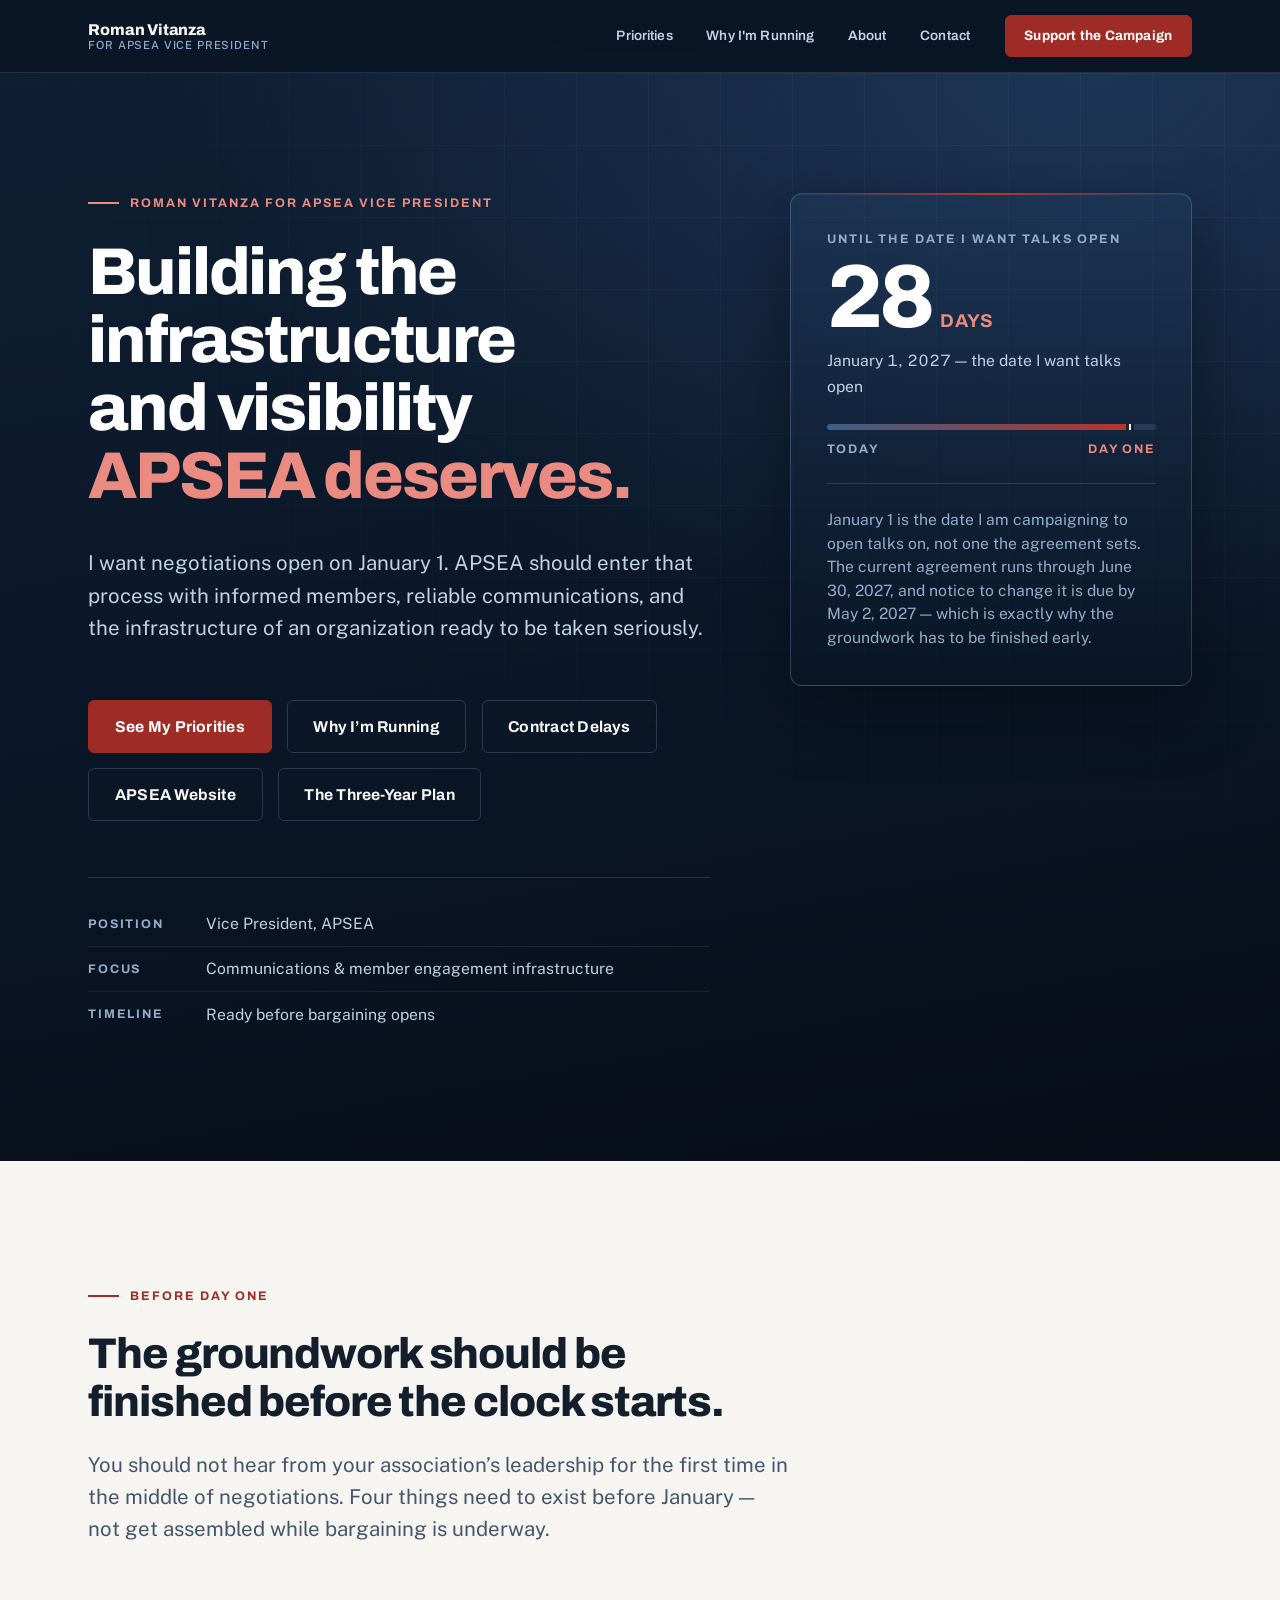
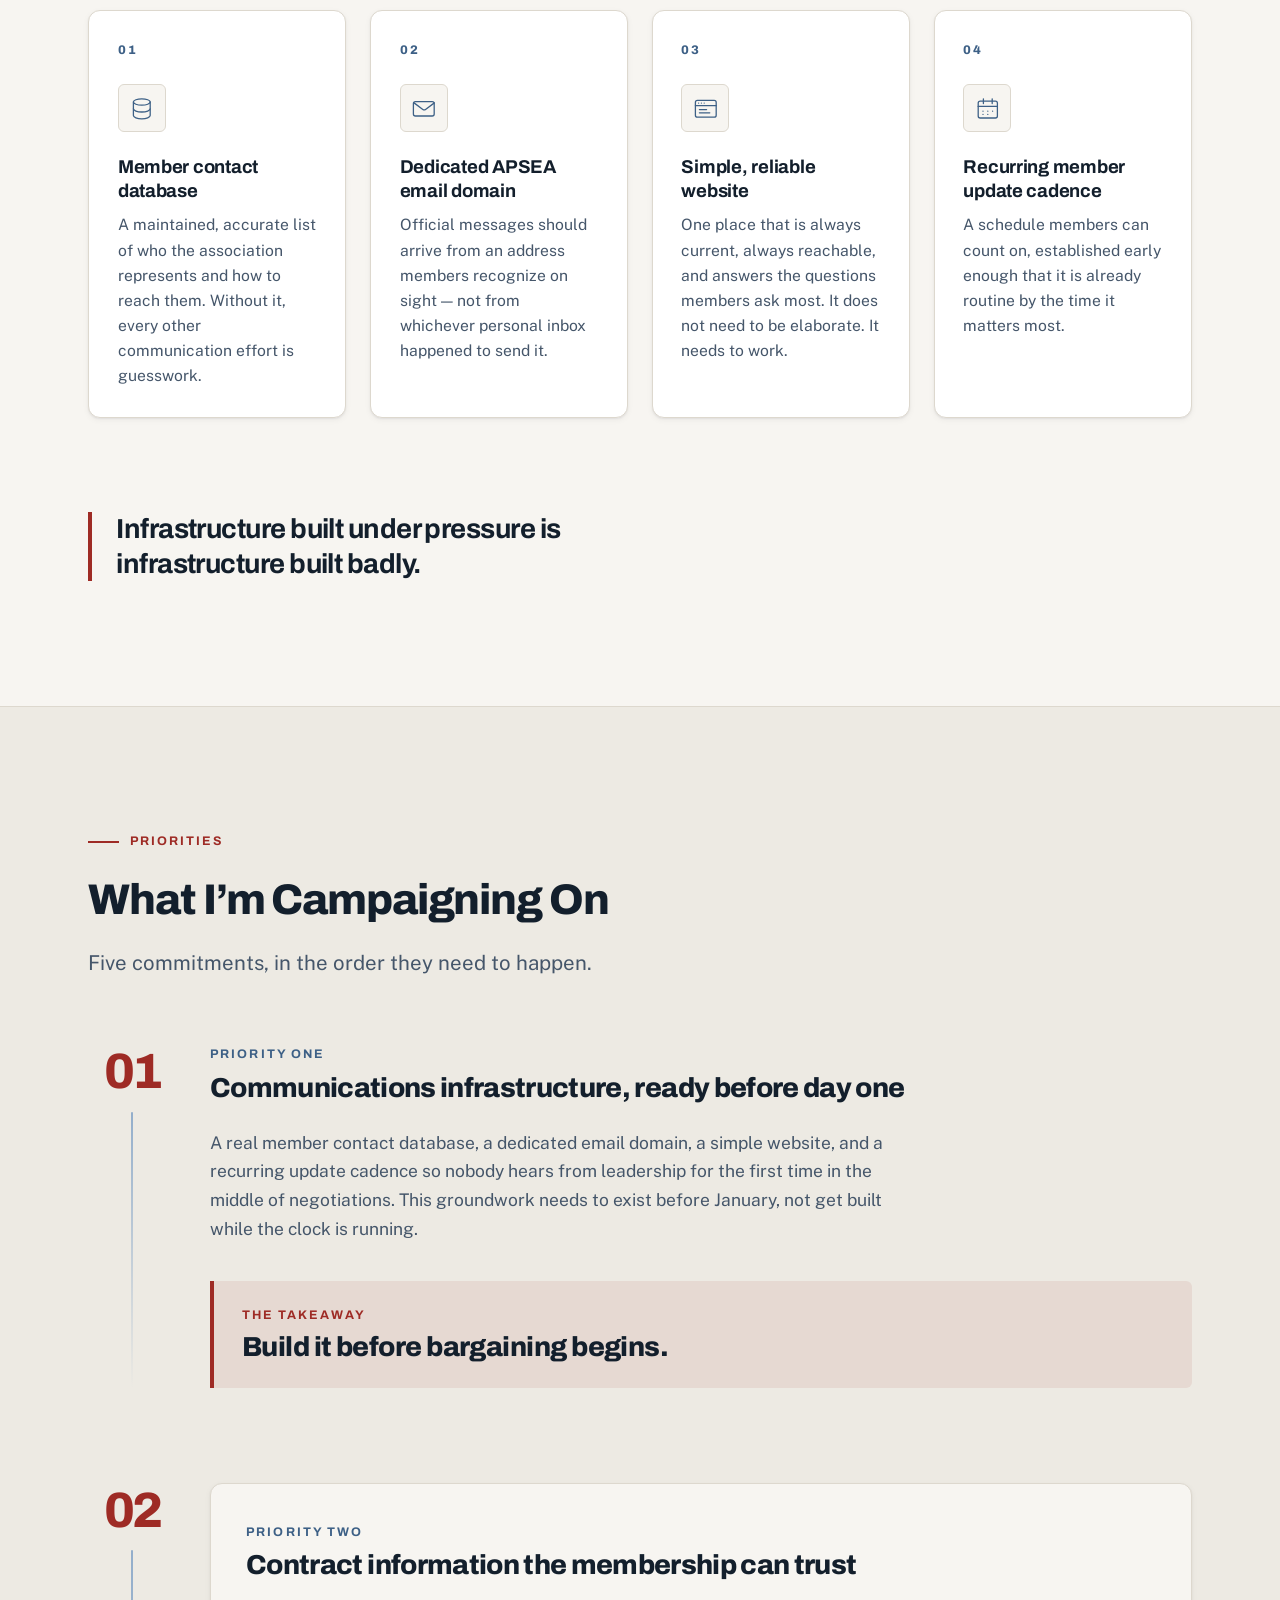
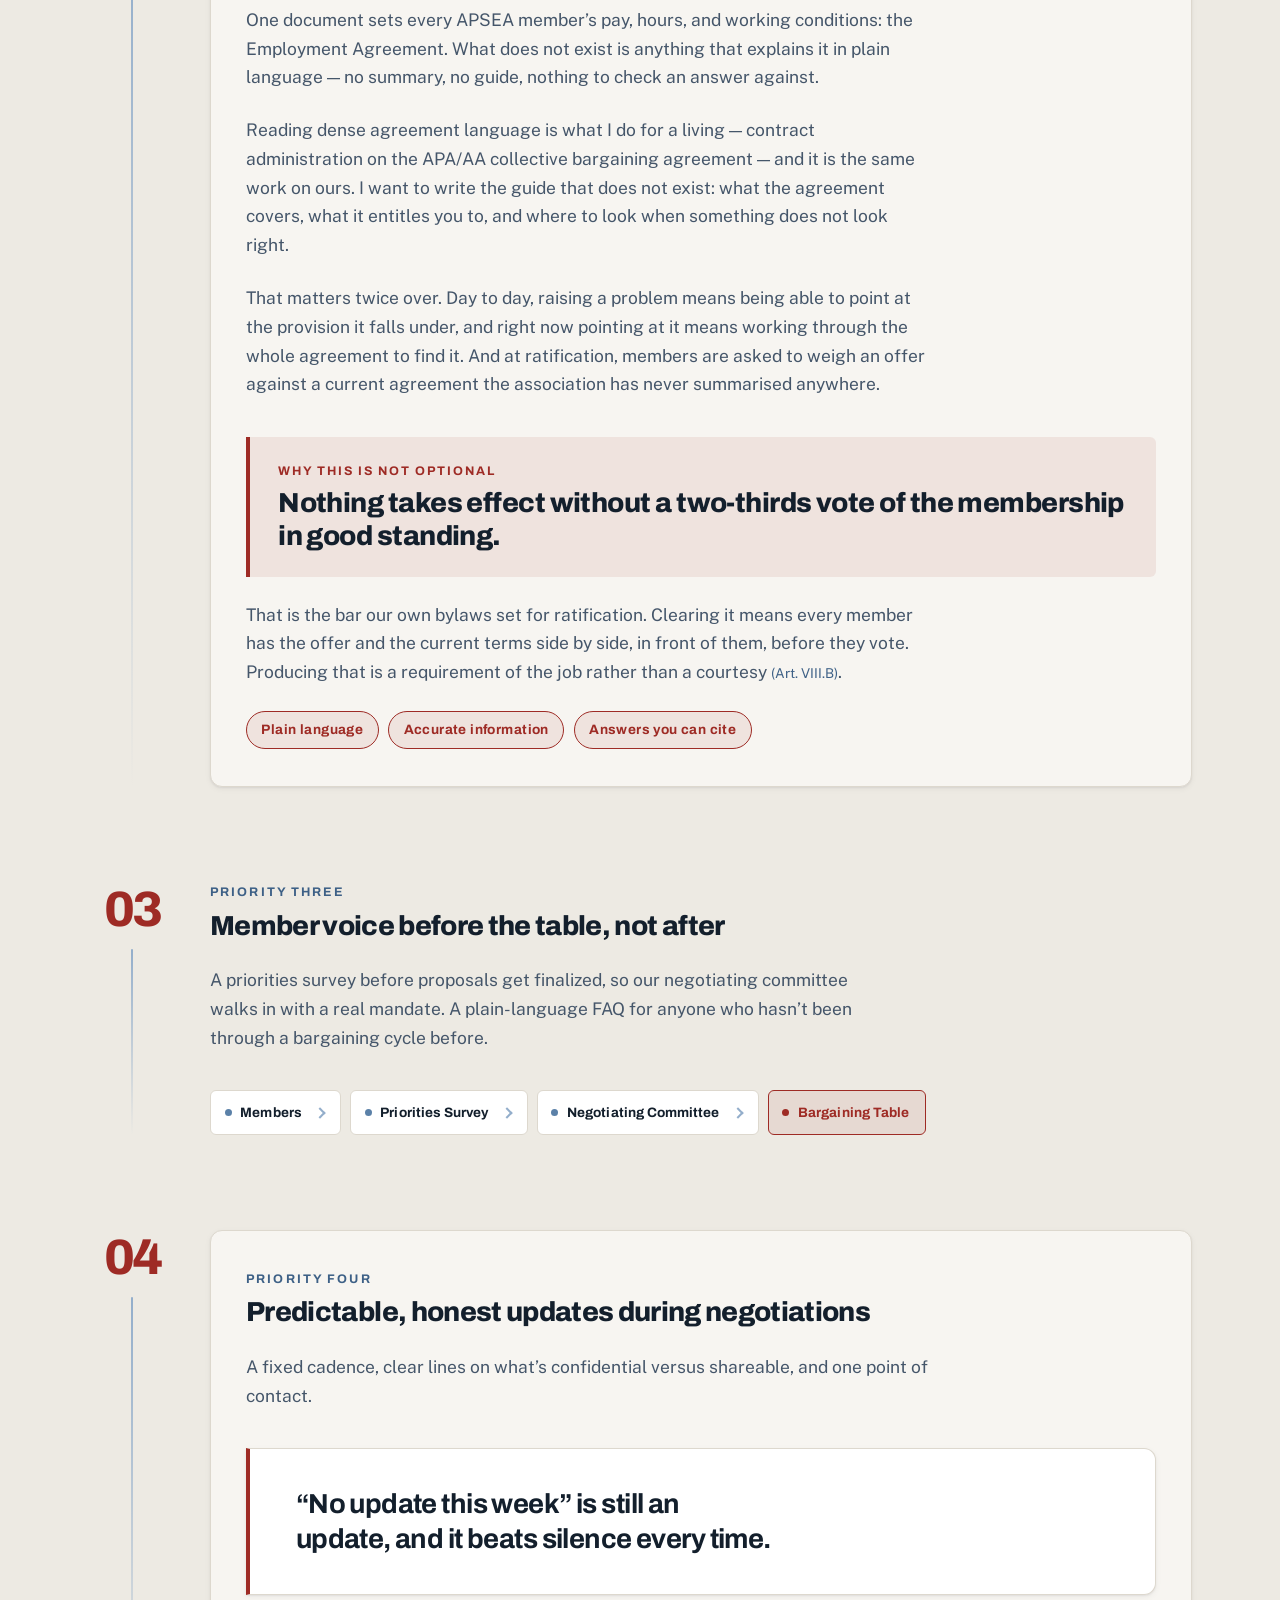
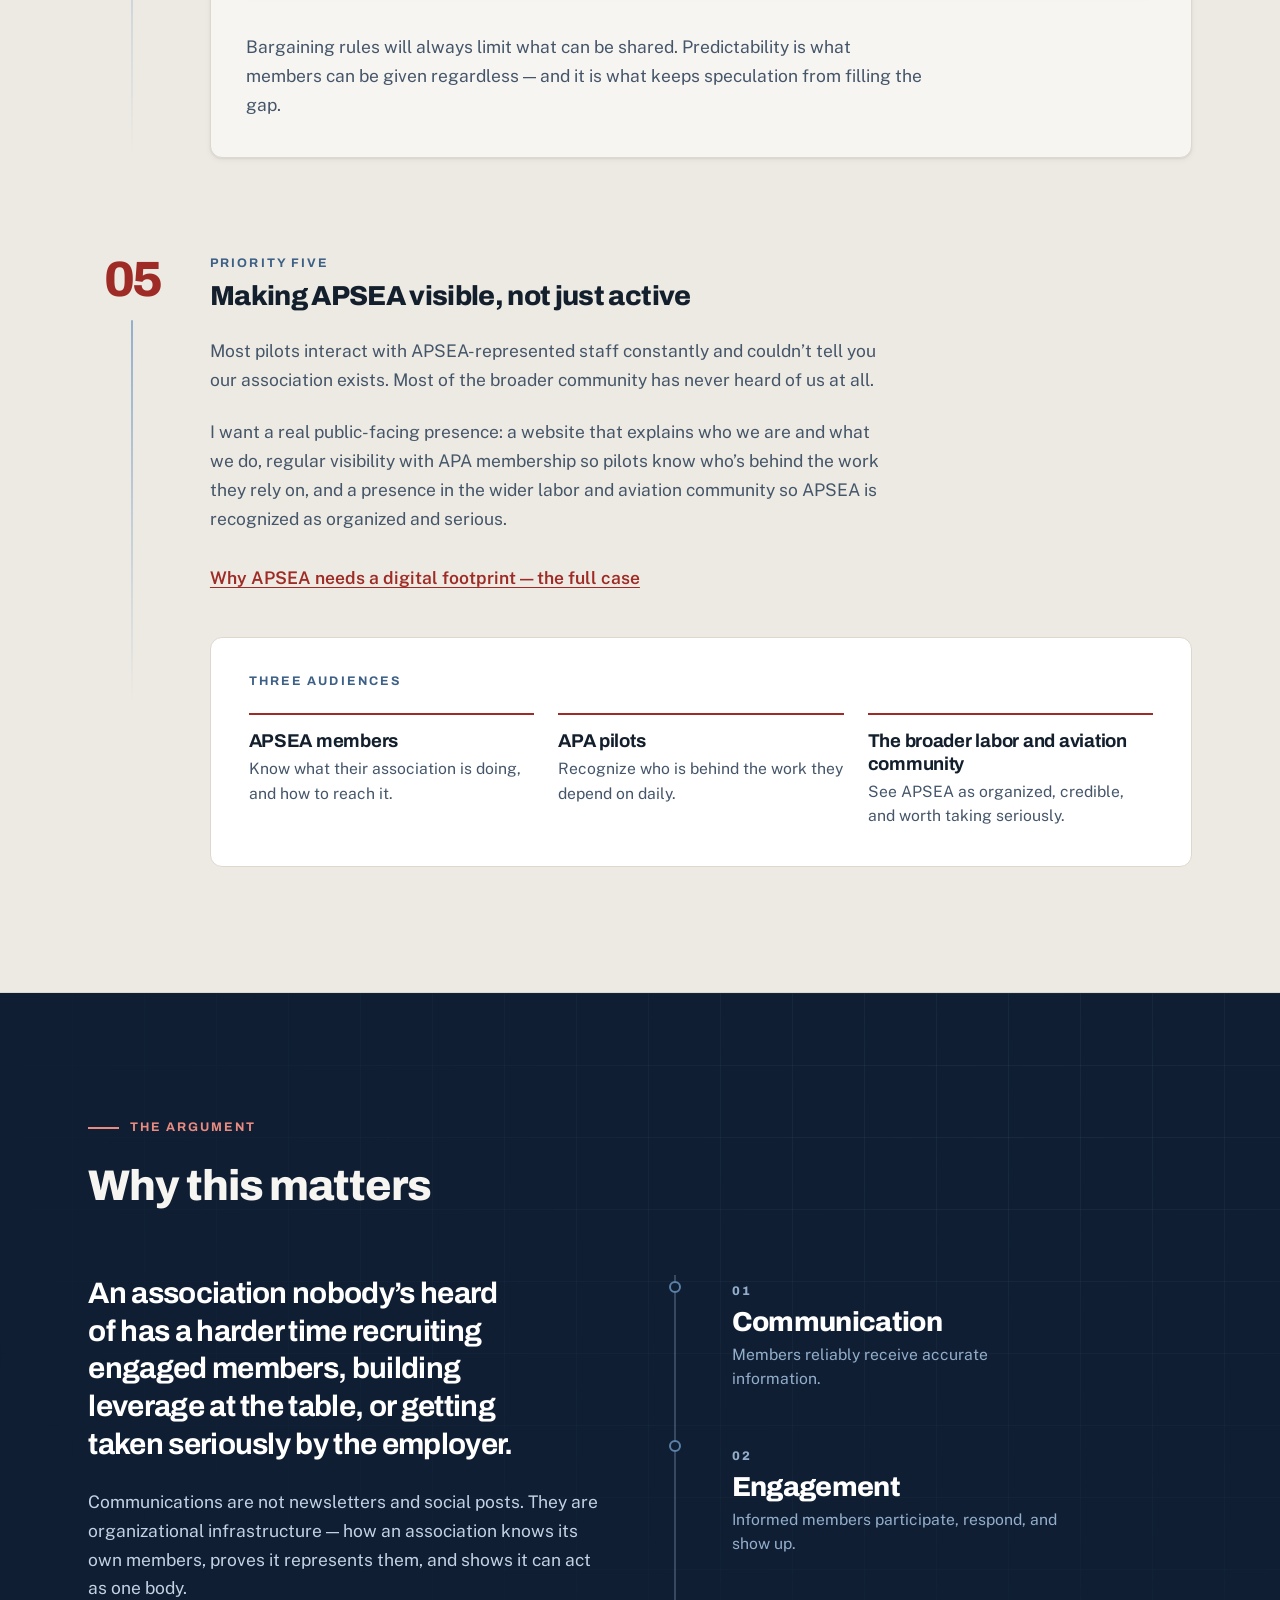
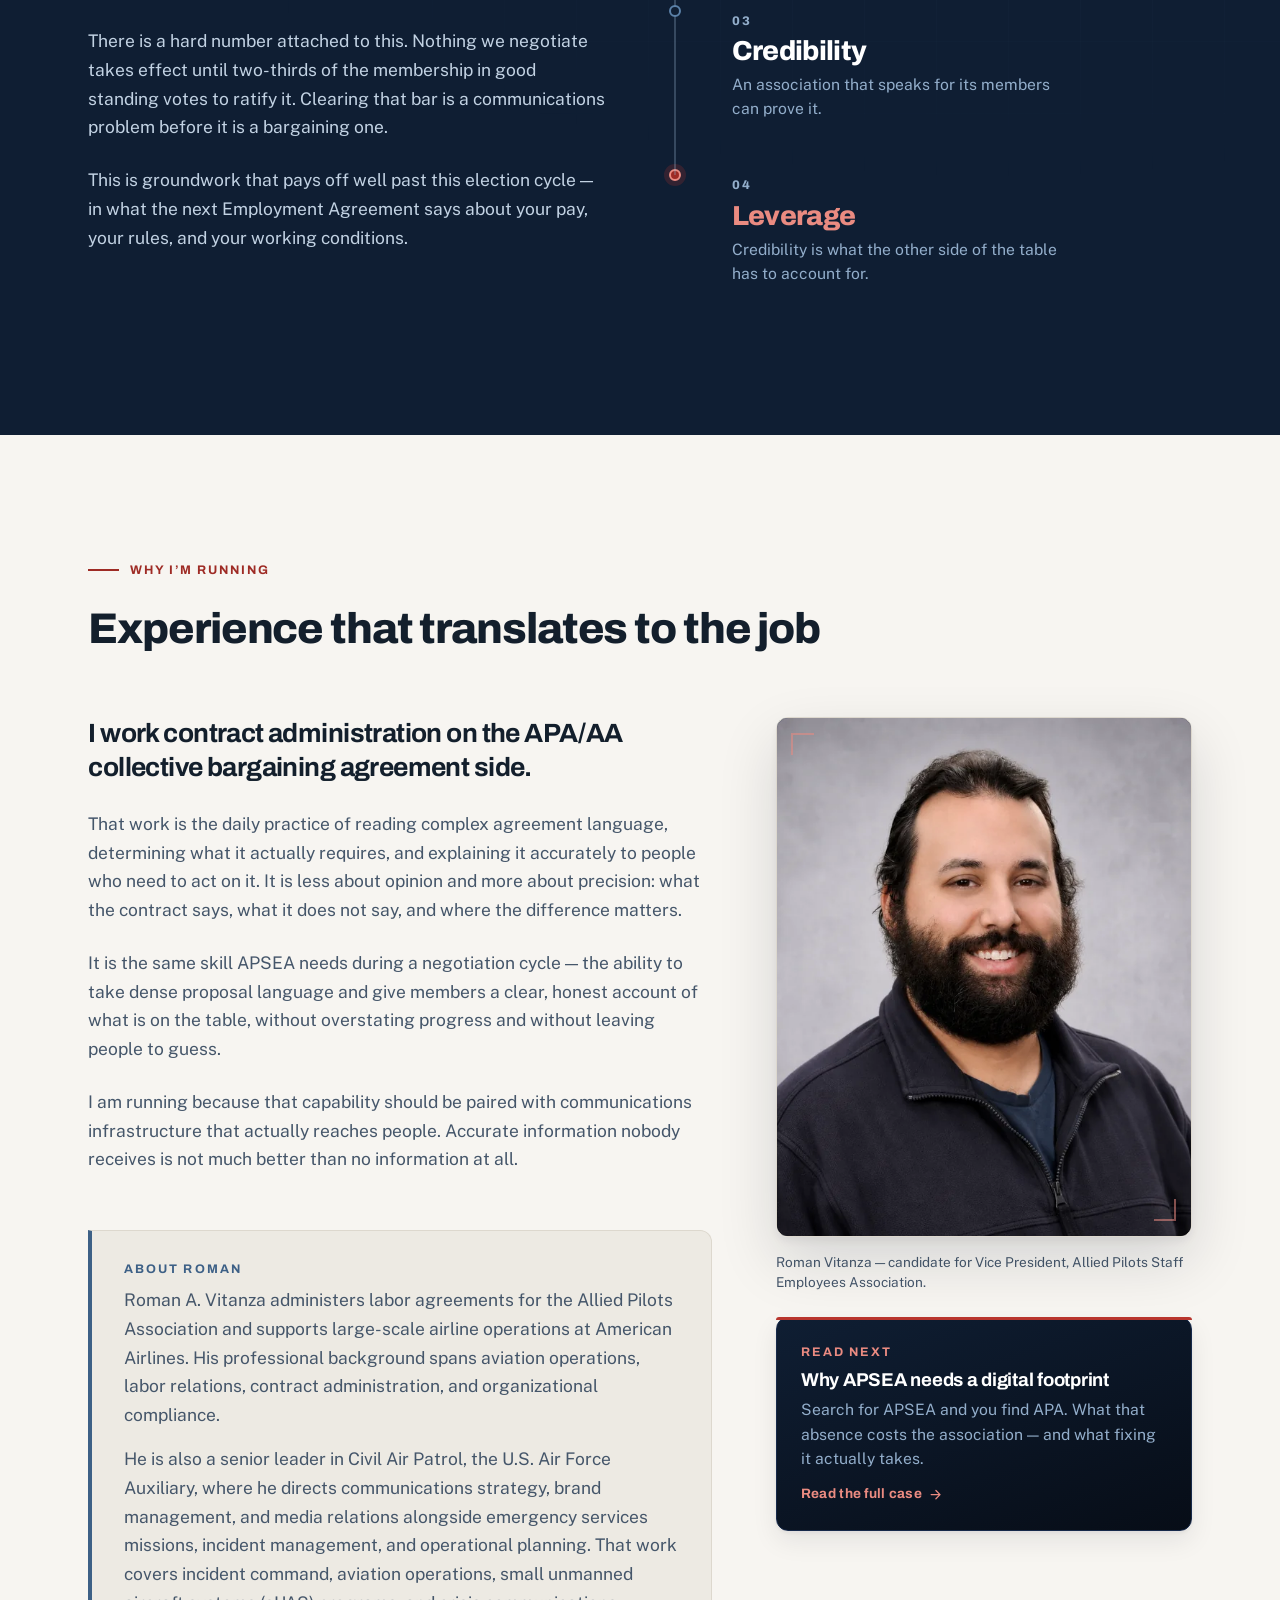
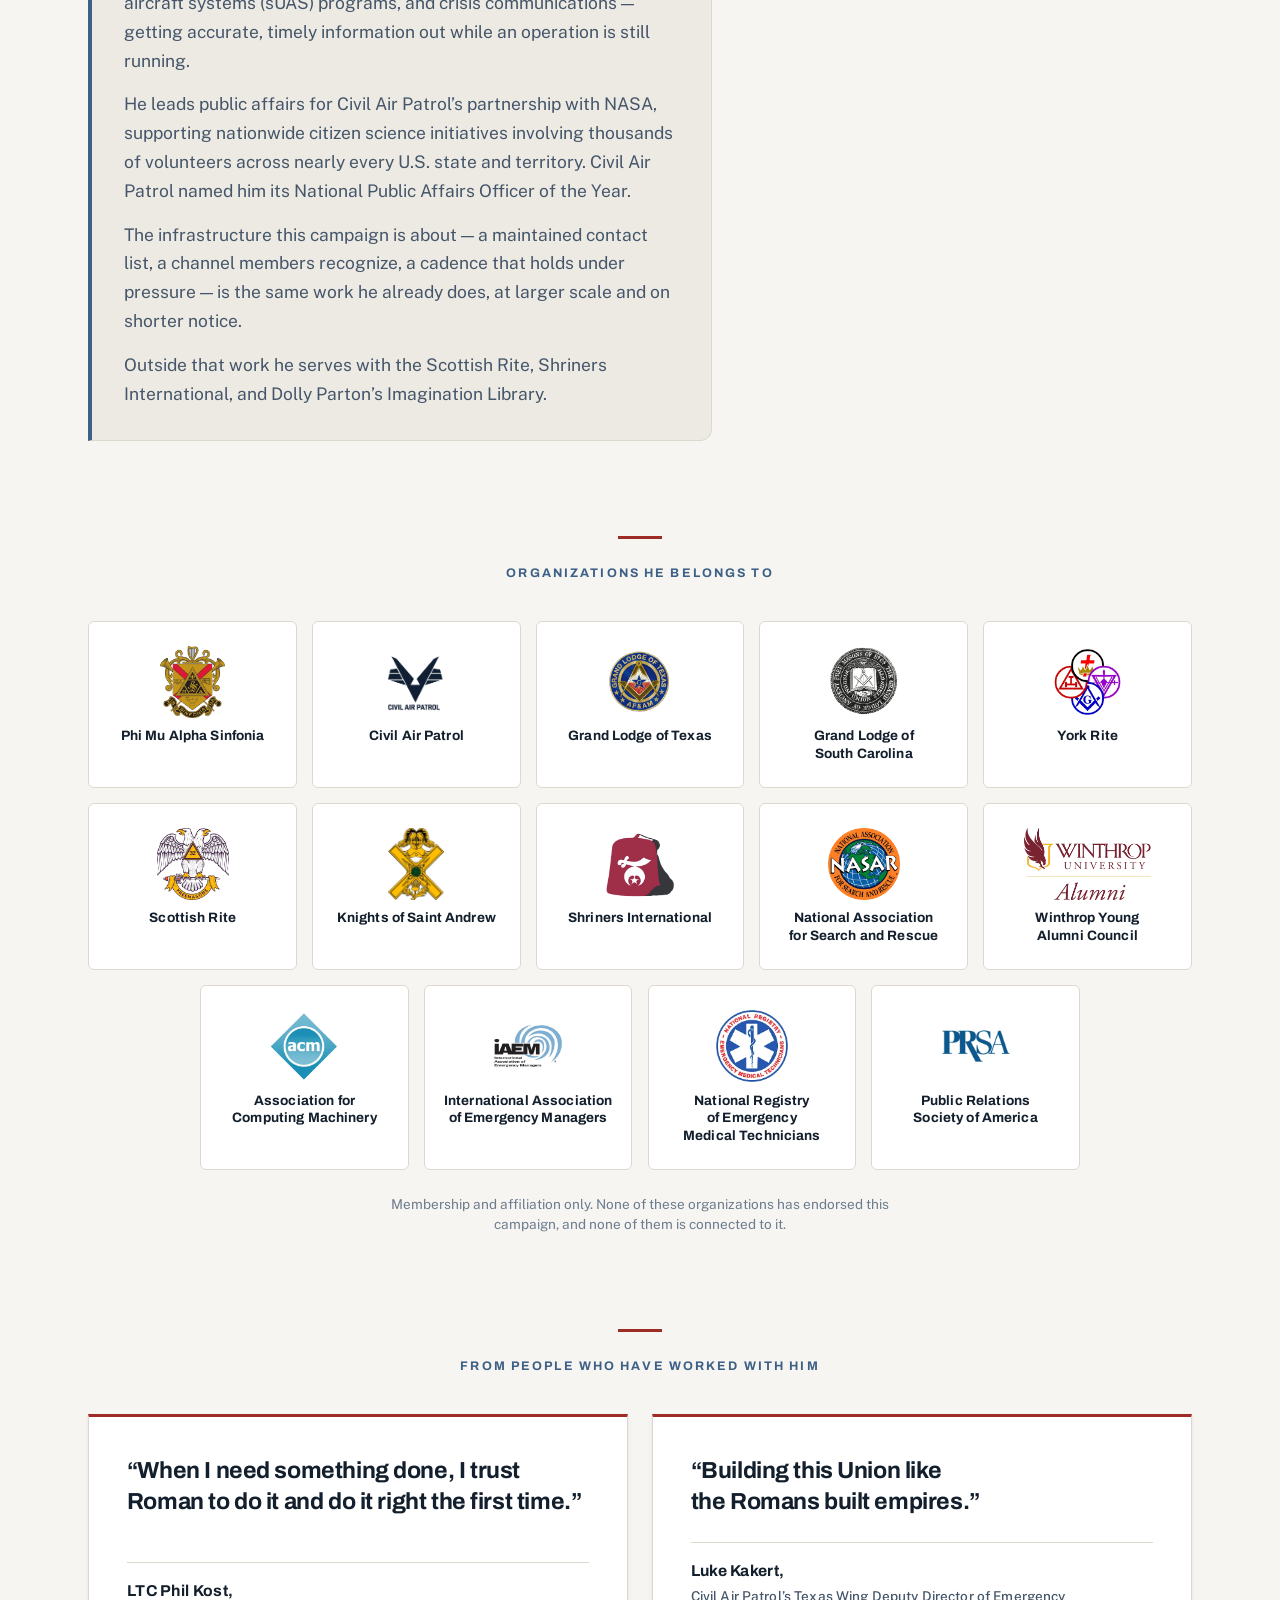
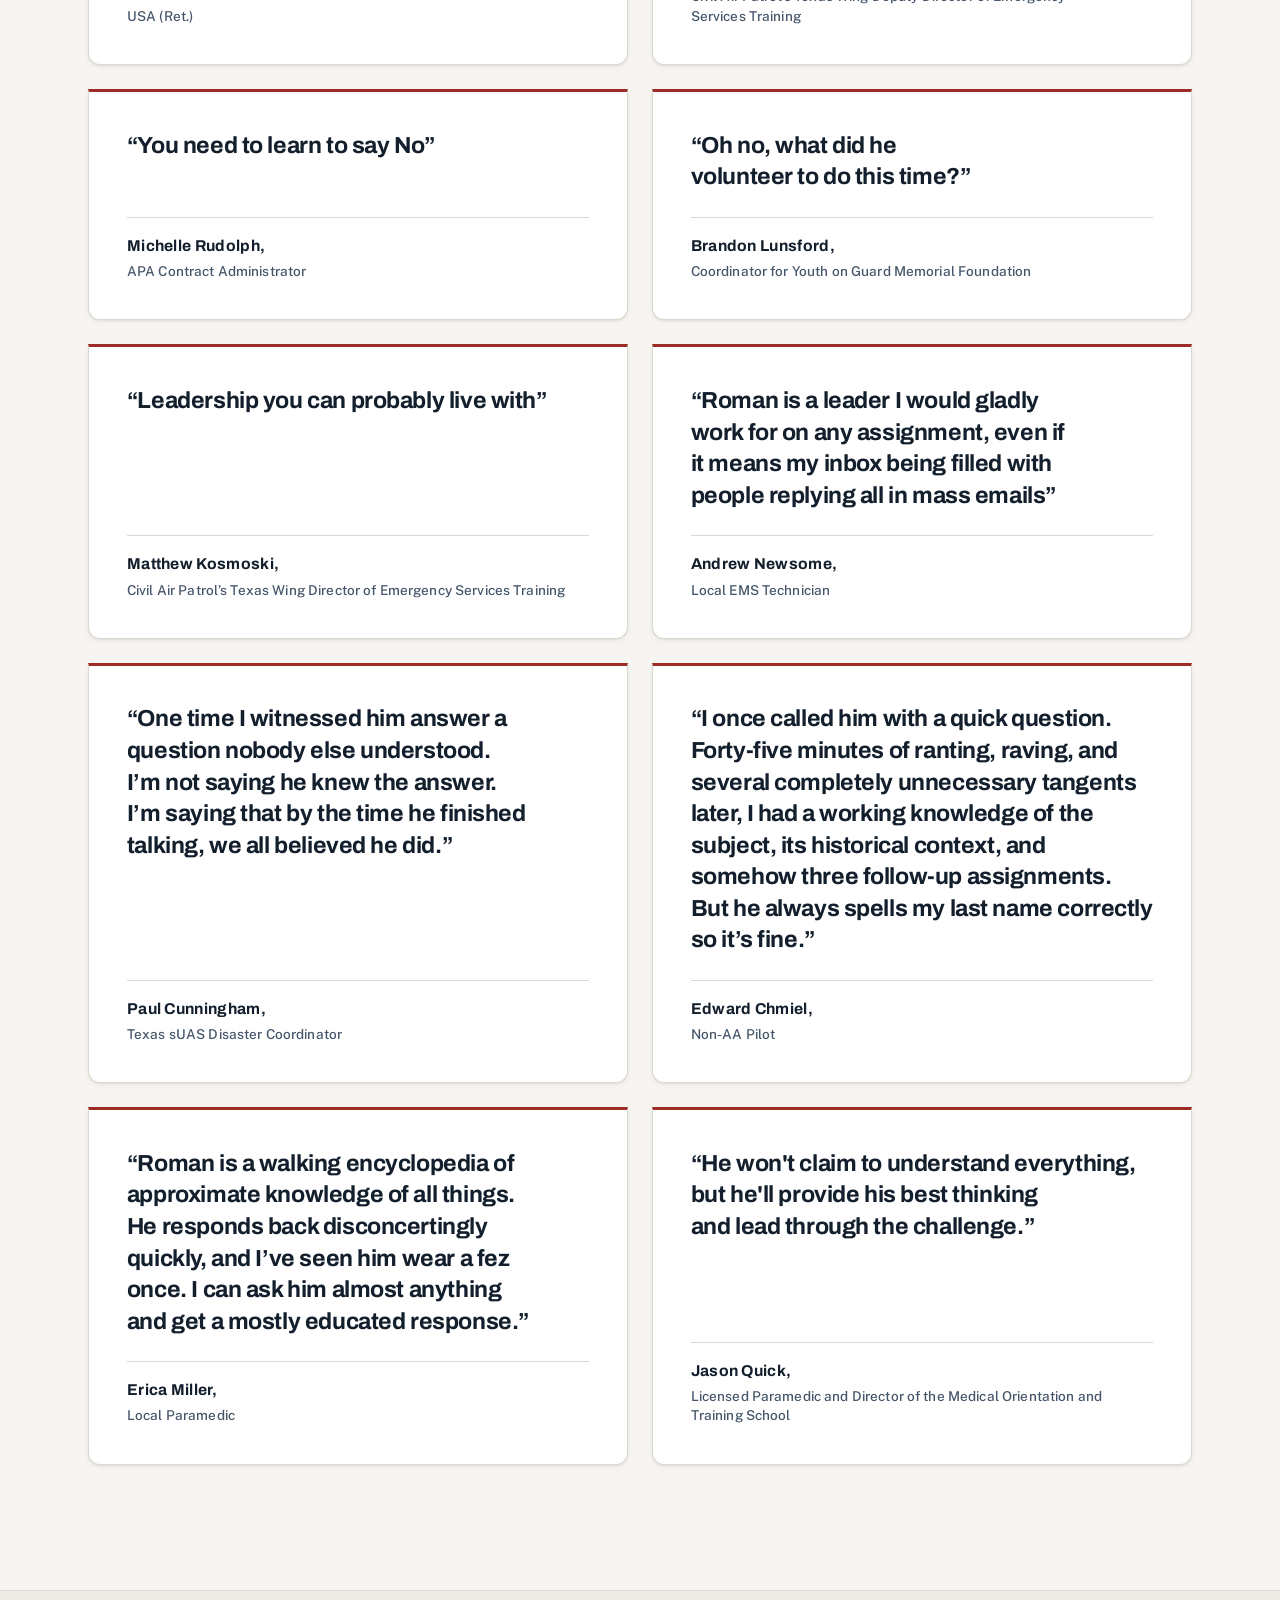
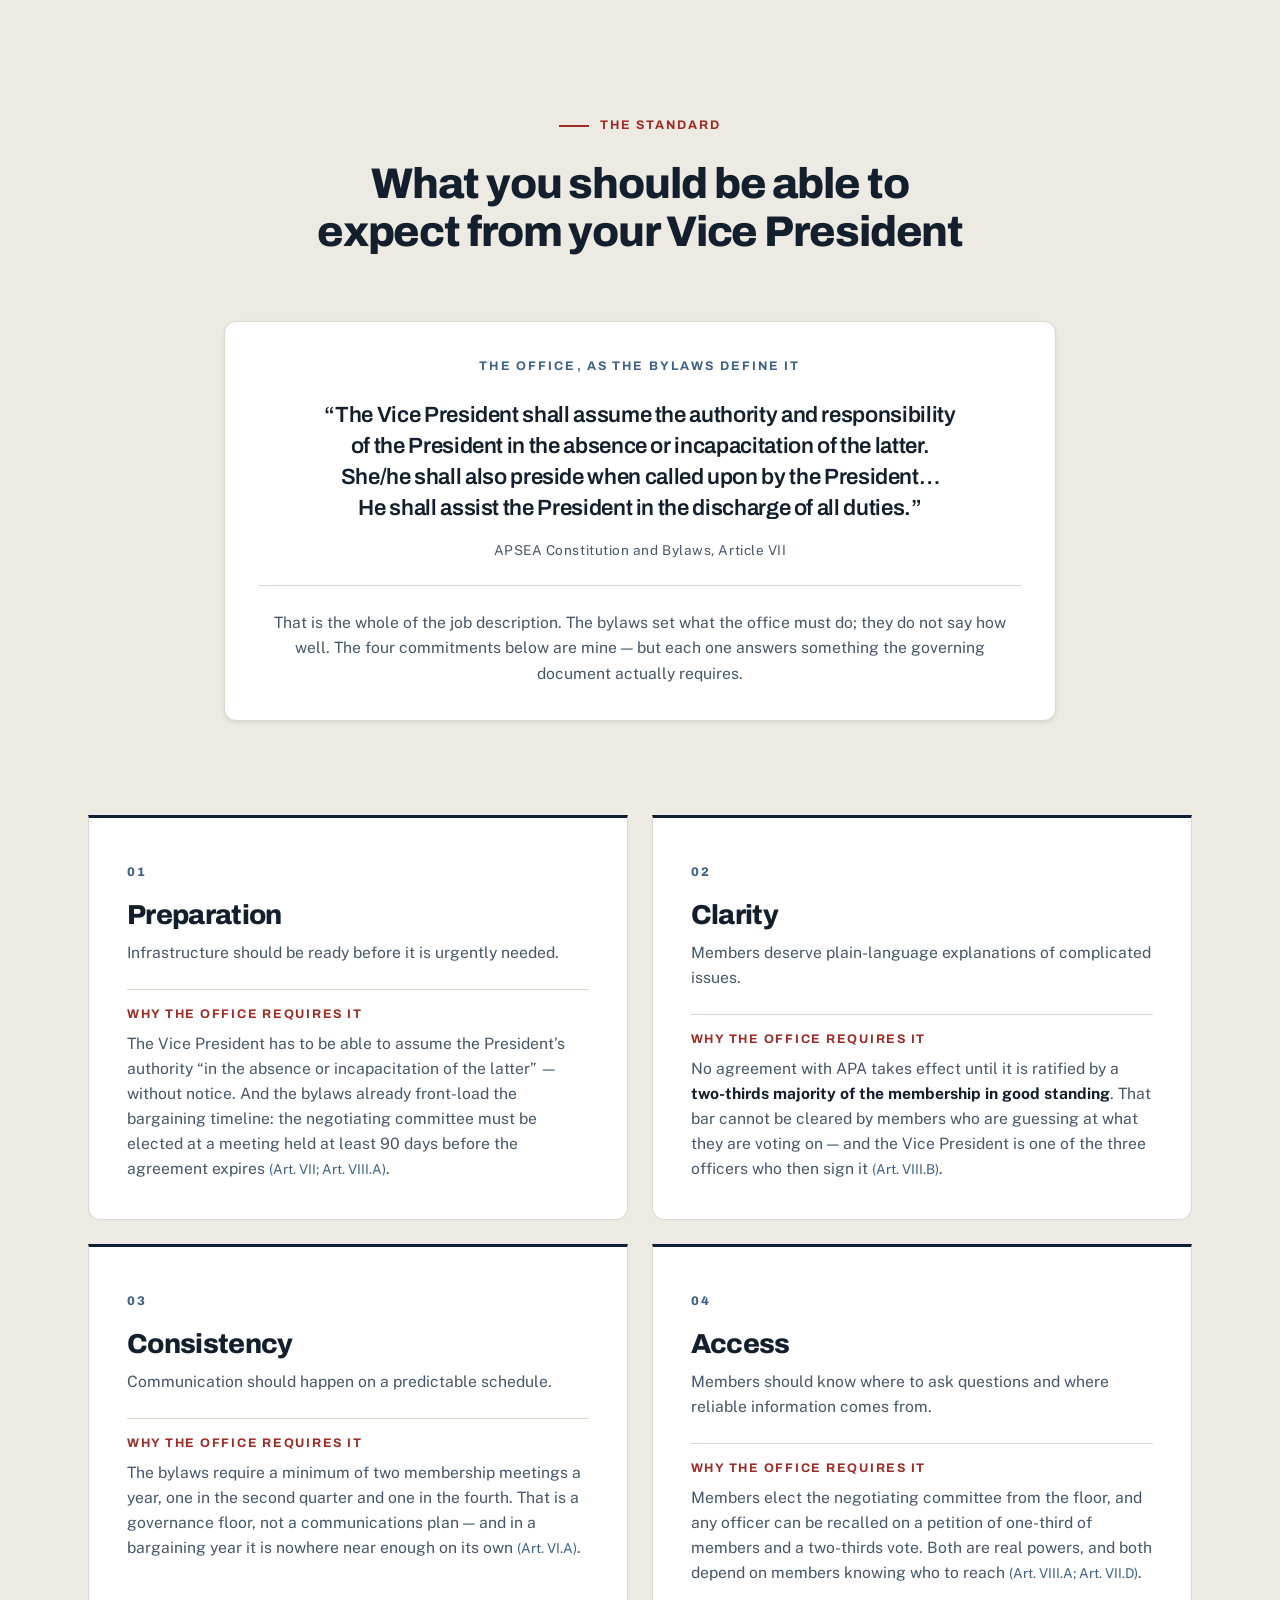
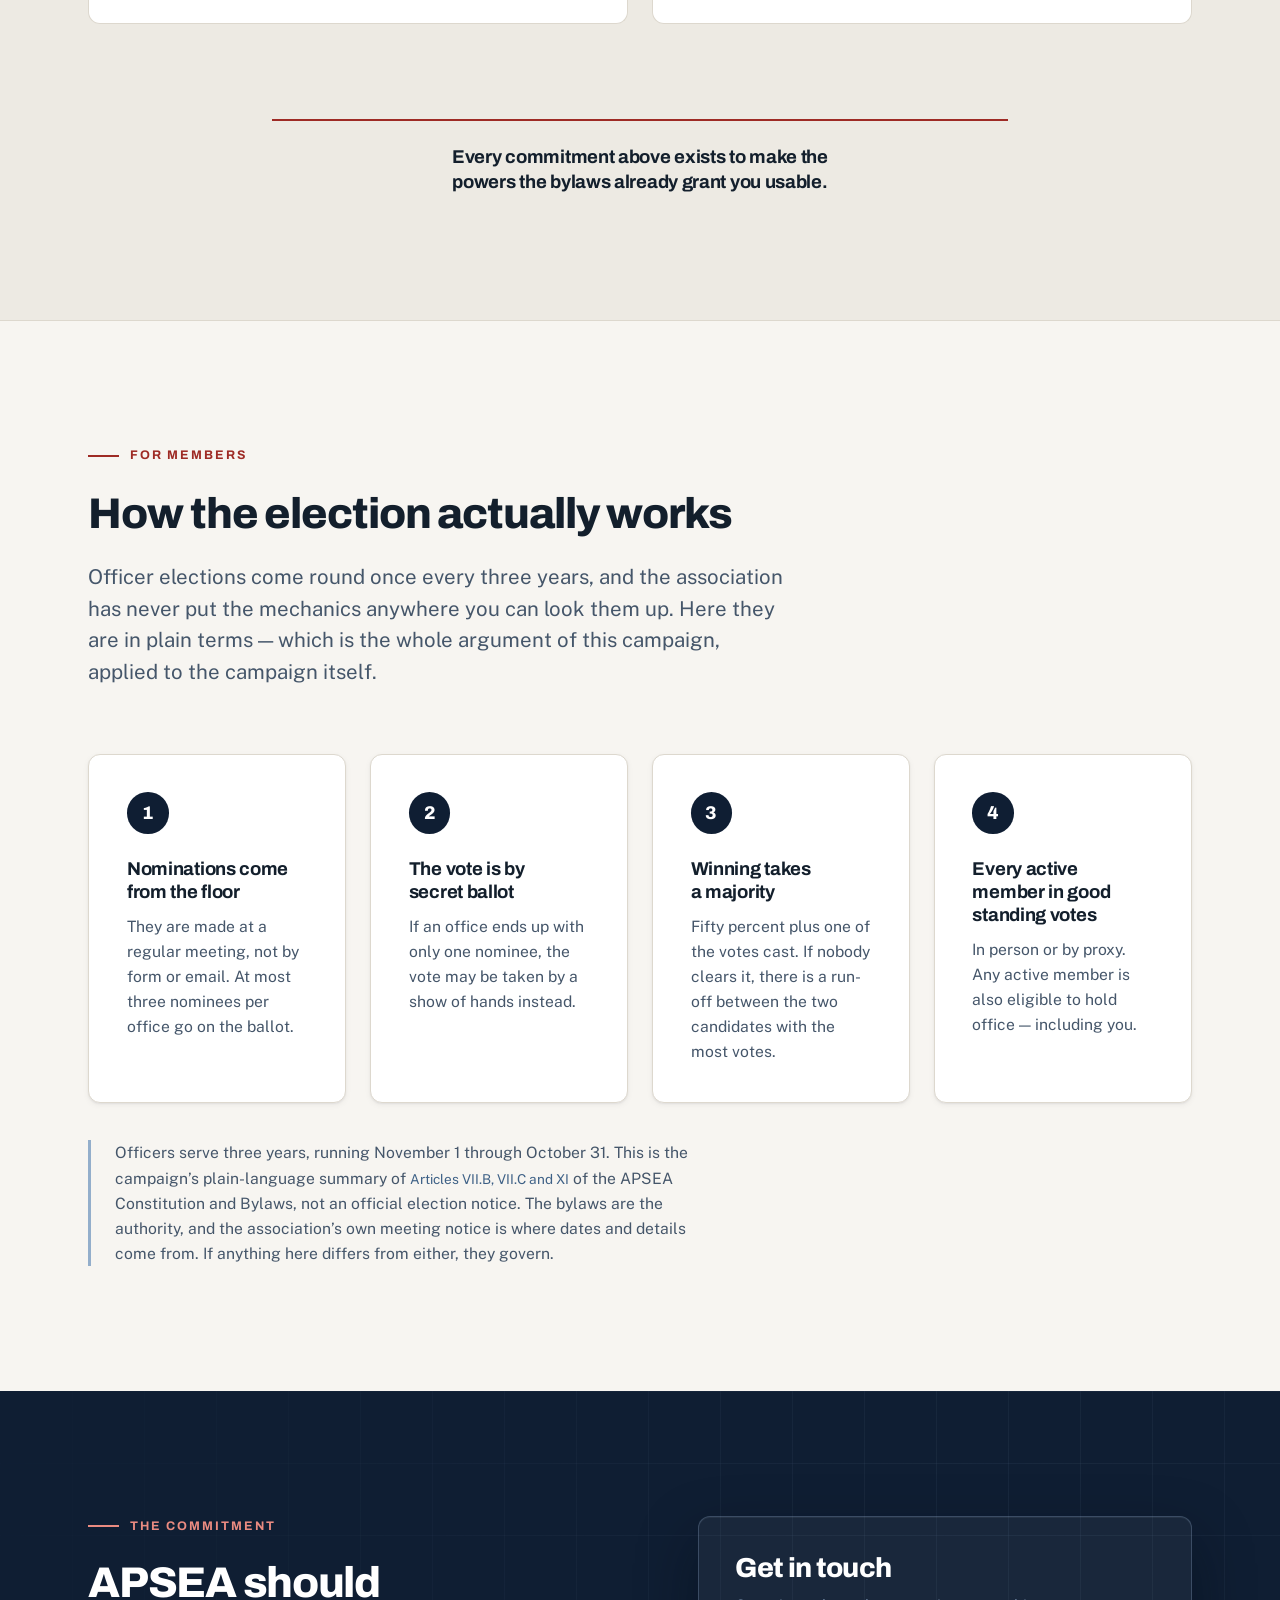
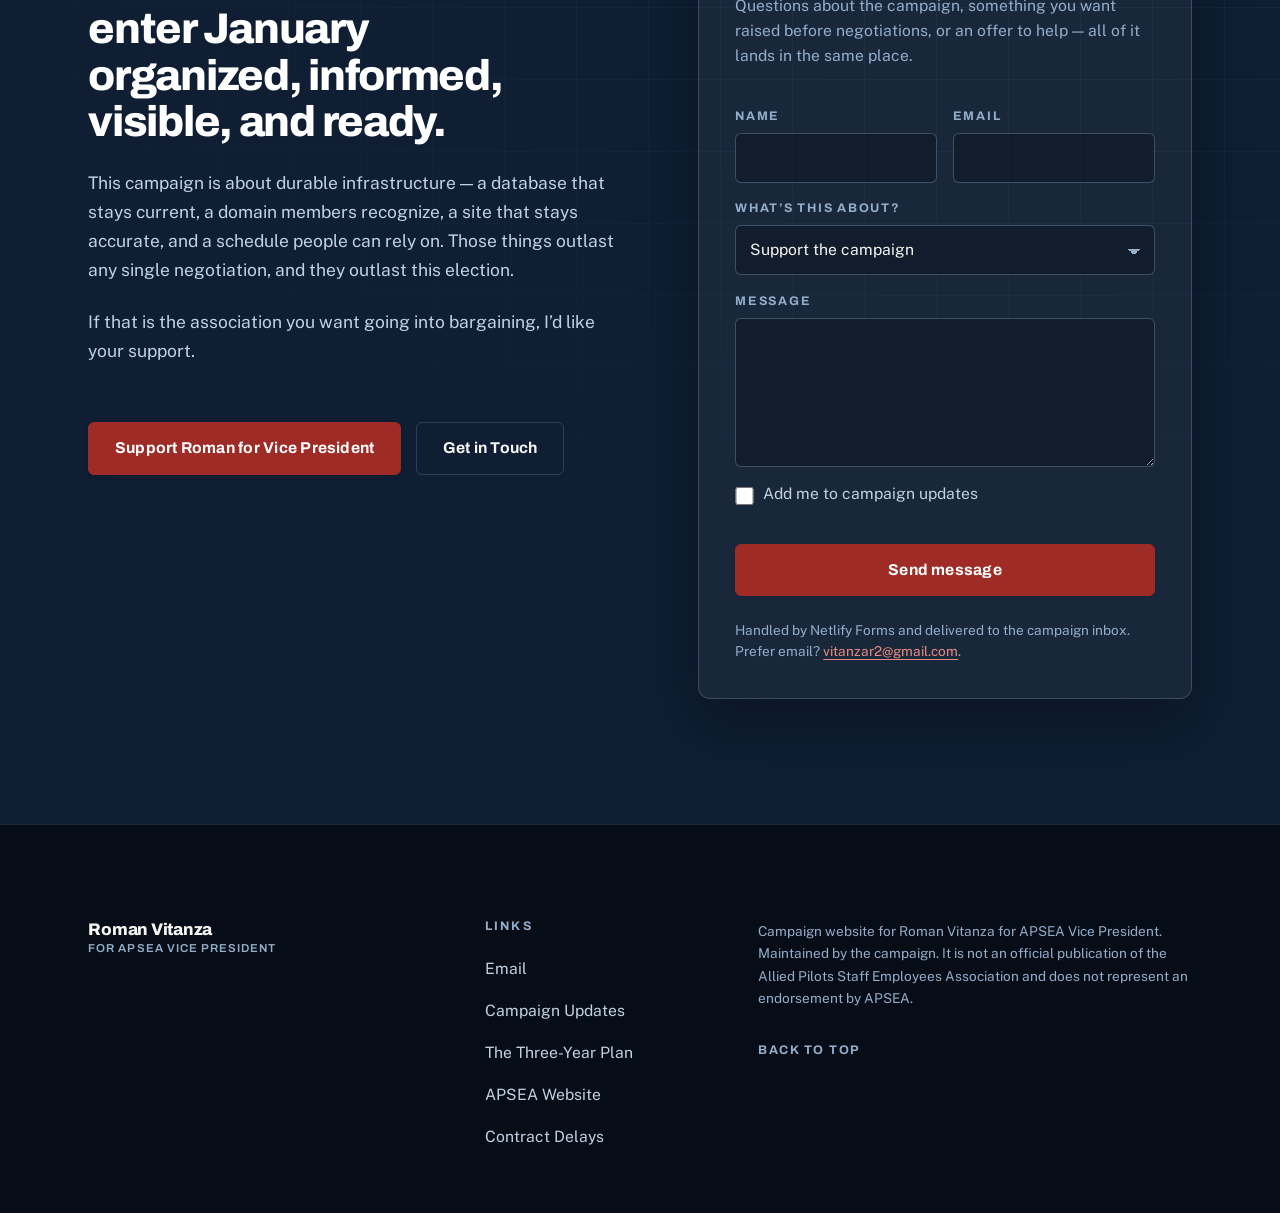
<file: index.html>
<!DOCTYPE html>
<html lang="en">
<head>
  <meta charset="utf-8">
  <meta name="viewport" content="width=device-width, initial-scale=1">
  <meta name="theme-color" content="#0f1e33">

  <!-- ============================================================
       SEO
       Canonical, og:url and og:image all point at the live domain.
       og-image.png is a real 1200x630 file in the repo root — if the
       domain ever moves, these four values and that file move with it.
       ============================================================ -->
  <title>Roman Vitanza for APSEA Vice President | Building the infrastructure and visibility APSEA deserves</title>
  <meta name="description" content="Roman Vitanza is running for Vice President of the Allied Pilots Staff Employees Association. Negotiations should open January 1 — APSEA should enter them with informed members, reliable communications, and a credible public presence already in place.">
  <link rel="canonical" href="https://romanforapsea.org/">

  <!-- Open Graph / social preview -->
  <meta property="og:type" content="website">
  <meta property="og:site_name" content="Roman Vitanza for APSEA Vice President">
  <meta property="og:title" content="Roman Vitanza for APSEA Vice President">
  <meta property="og:description" content="Building the infrastructure and visibility APSEA deserves. Negotiations should open January 1 — the groundwork should be finished before the clock starts.">
  <meta property="og:url" content="https://romanforapsea.org/">
  <meta property="og:image" content="https://romanforapsea.org/og-image.png">
  <meta property="og:image:alt" content="Roman Vitanza for APSEA Vice President — building the infrastructure and visibility APSEA deserves.">
  <meta name="twitter:card" content="summary_large_image">
  <meta name="twitter:title" content="Roman Vitanza for APSEA Vice President">
  <meta name="twitter:description" content="Building the infrastructure and visibility APSEA deserves. Negotiations should open January 1.">
  <meta name="twitter:image" content="https://romanforapsea.org/og-image.png">

  <!-- Favicon: inline SVG rule-stack mark, no extra file required -->
  <link rel="icon" href="data:image/svg+xml,%3Csvg xmlns='http://www.w3.org/2000/svg' viewBox='0 0 64 64'%3E%3Crect width='64' height='64' rx='10' fill='%230f1e33'/%3E%3Crect x='14' y='19' width='36' height='6' rx='3' fill='%23f7f5f1'/%3E%3Crect x='14' y='30' width='22' height='6' rx='3' fill='%2393aecb'/%3E%3Crect x='14' y='41' width='30' height='6' rx='3' fill='%23b8352d'/%3E%3C/svg%3E">

  <!-- Typography: Archivo (display) + Public Sans (text), with full system fallbacks -->
  <link rel="preconnect" href="https://fonts.googleapis.com">
  <link rel="preconnect" href="https://fonts.gstatic.com" crossorigin>
  <link rel="stylesheet" href="https://fonts.googleapis.com/css2?family=Archivo:wght@600;700;800&family=Public+Sans:wght@400;500;600;700&display=swap">

  <link rel="stylesheet" href="style.css">

  <!-- Marks that JS is available so reveal animations never hide content
       for no-JS visitors. Kept inline and tiny to avoid a flash. -->
  <script>document.documentElement.classList.add('js');</script>

  <script src="script.js" defer></script>
</head>

<body>
  <a class="skip-link" href="#main">Skip to main content</a>

  <!-- Scroll progress indicator (populated by script.js; inert without JS) -->
  <div class="scroll-progress" aria-hidden="true"><span class="scroll-progress__bar" data-scroll-progress></span></div>

  <!-- ============================================================
       HEADER / NAVIGATION
       ============================================================ -->
  <header class="site-header" data-site-header>
    <div class="container site-header__inner">
      <a class="brand" href="#top">
        <span class="brand__text">
          <span class="brand__name">Roman Vitanza</span>
          <span class="brand__role">for APSEA Vice President</span>
        </span>
      </a>

      <button
        class="nav-toggle"
        type="button"
        data-nav-toggle
        aria-expanded="false"
        aria-controls="primary-nav"
        aria-label="Open navigation menu">
        <span class="nav-toggle__box" aria-hidden="true">
          <span class="nav-toggle__bar"></span>
          <span class="nav-toggle__bar"></span>
          <span class="nav-toggle__bar"></span>
        </span>
        <span class="nav-toggle__label" data-nav-toggle-label>Menu</span>
      </button>

      <nav class="primary-nav" id="primary-nav" data-primary-nav aria-label="Primary">
        <ul class="primary-nav__list" role="list">
          <li><a class="primary-nav__link" href="#priorities">Priorities</a></li>
          <li><a class="primary-nav__link" href="#why-im-running">Why I'm Running</a></li>
          <li><a class="primary-nav__link" href="#about">About</a></li>
          <li><a class="primary-nav__link" href="#contact">Contact</a></li>
        </ul>
        <a class="btn btn--accent btn--sm primary-nav__cta" href="#contact-form" data-form-topic="Support the campaign">Support the Campaign</a>
      </nav>
    </div>
  </header>

  <div class="nav-scrim" data-nav-scrim hidden></div>

  <main id="main">

    <!-- ============================================================
         1. HERO
         ============================================================ -->
    <section class="hero surface--navy" id="top" aria-labelledby="hero-heading">
      <div class="blueprint" aria-hidden="true"></div>

      <div class="container hero__inner">
        <div class="hero__content">
          <p class="eyebrow eyebrow--onDark">Roman Vitanza for APSEA Vice President</p>

          <h1 class="hero__heading" id="hero-heading">
            Building the infrastructure and visibility
            <span>APSEA deserves.</span>
          </h1>

          <!-- January 1 is this campaign's target for opening talks, not a date
               the Agreement sets. The Agreement runs through June 30, 2027 and
               notice to modify is due May 2, 2027 (Sec. 17.1). Keep every
               mention phrased as an intention — never as a scheduled event. -->
          <p class="hero__lede">
            I want negotiations open on January 1. APSEA should enter that process with informed
            members, reliable communications, and the infrastructure of an organization ready to be
            taken seriously.
          </p>

          <div class="hero__actions">
            <a class="btn btn--accent" href="#priorities">See My Priorities</a>
            <a class="btn btn--ghost" href="#why-im-running">Why I&rsquo;m Running</a>
            <a class="btn btn--ghost" href="contract-delays.html">Contract Delays</a>
            <a class="btn btn--ghost" href="visibility.html">APSEA Website</a>
            <a class="btn btn--ghost" href="three-year-plan.html">The Three-Year Plan</a>
          </div>

          <ul class="hero__facts" role="list">
            <li><span class="hero__factKey">Position</span> Vice President, APSEA</li>
            <li><span class="hero__factKey">Focus</span> Communications &amp; member engagement infrastructure</li>
            <li><span class="hero__factKey">Timeline</span> Ready before bargaining opens</li>
          </ul>
        </div>

        <!-- Deadline board: the "Before Day One" visual anchor -->
        <aside class="deadline" aria-labelledby="deadline-heading">
          <p class="deadline__label" id="deadline-heading">Until the date I want talks open</p>

          <p class="deadline__readout">
            <span class="deadline__count" data-countdown-days>&mdash;</span>
            <span class="deadline__unit" data-countdown-unit>days</span>
          </p>

          <p class="deadline__date" data-countdown-date>January 1</p>

          <div class="deadline__rail" role="img" data-countdown-rail
               aria-label="Timeline running toward January 1, the date this campaign wants talks opened.">
            <span class="deadline__railFill" data-countdown-fill></span>
            <span class="deadline__railNow" data-countdown-marker hidden></span>
          </div>

          <p class="deadline__foot">
            <span class="deadline__footStart">Today</span>
            <span class="deadline__footEnd">Day One</span>
          </p>

          <p class="deadline__note">
            January 1 is the date I am campaigning to open talks on, not one the agreement sets.
            The current agreement runs through June 30, 2027, and notice to change it is due by
            May 2, 2027 &mdash; which is exactly why the groundwork has to be finished early.
          </p>
        </aside>
      </div>
    </section>

    <!-- ============================================================
         2. BEFORE DAY ONE
         ============================================================ -->
    <section class="section section--paper before" id="before-day-one" aria-labelledby="before-heading">
      <div class="container">
        <header class="section__head" data-reveal>
          <p class="eyebrow">Before Day One</p>
          <h2 class="section__title" id="before-heading">The groundwork should be finished before the clock starts.</h2>
          <p class="section__lede">
            You should not hear from your association&rsquo;s leadership for the first time in the
            middle of negotiations. Four things need to exist before January &mdash; not get
            assembled while bargaining is underway.
          </p>
        </header>

        <ol class="foundation" role="list" data-reveal-group>
          <li class="foundation__item" data-reveal>
            <span class="foundation__index" aria-hidden="true">01</span>
            <span class="foundation__icon" aria-hidden="true">
              <svg viewBox="0 0 32 32" fill="none" stroke="currentColor" stroke-width="1.6" stroke-linecap="round" stroke-linejoin="round" focusable="false">
                <ellipse cx="16" cy="7.5" rx="10.5" ry="4"/>
                <path d="M5.5 7.5v17c0 2.2 4.7 4 10.5 4s10.5-1.8 10.5-4v-17"/>
                <path d="M5.5 16c0 2.2 4.7 4 10.5 4s10.5-1.8 10.5-4"/>
              </svg>
            </span>
            <h3 class="foundation__title">Member contact database</h3>
            <p class="foundation__copy">
              A maintained, accurate list of who the association represents and how to reach
              them. Without it, every other communication effort is guesswork.
            </p>
          </li>

          <li class="foundation__item" data-reveal>
            <span class="foundation__index" aria-hidden="true">02</span>
            <span class="foundation__icon" aria-hidden="true">
              <svg viewBox="0 0 32 32" fill="none" stroke="currentColor" stroke-width="1.6" stroke-linecap="round" stroke-linejoin="round" focusable="false">
                <rect x="3" y="7" width="26" height="18" rx="2.5"/>
                <path d="m3.8 8.6 11 8.2a2.8 2.8 0 0 0 3.4 0l11-8.2"/>
              </svg>
            </span>
            <h3 class="foundation__title">Dedicated APSEA email domain</h3>
            <p class="foundation__copy">
              Official messages should arrive from an address members recognize on sight &mdash; not
              from whichever personal inbox happened to send it.
            </p>
          </li>

          <li class="foundation__item" data-reveal>
            <span class="foundation__index" aria-hidden="true">03</span>
            <span class="foundation__icon" aria-hidden="true">
              <svg viewBox="0 0 32 32" fill="none" stroke="currentColor" stroke-width="1.6" stroke-linecap="round" stroke-linejoin="round" focusable="false">
                <rect x="3" y="5.5" width="26" height="21" rx="2.5"/>
                <path d="M3 12h26"/>
                <path d="M7 8.8h.01M10.5 8.8h.01M14 8.8h.01"/>
                <path d="M8 17h9M8 21h13"/>
              </svg>
            </span>
            <h3 class="foundation__title">Simple, reliable website</h3>
            <p class="foundation__copy">
              One place that is always current, always reachable, and answers the questions members
              ask most. It does not need to be elaborate. It needs to work.
            </p>
          </li>

          <li class="foundation__item" data-reveal>
            <span class="foundation__index" aria-hidden="true">04</span>
            <span class="foundation__icon" aria-hidden="true">
              <svg viewBox="0 0 32 32" fill="none" stroke="currentColor" stroke-width="1.6" stroke-linecap="round" stroke-linejoin="round" focusable="false">
                <rect x="4" y="6.5" width="24" height="21" rx="2.5"/>
                <path d="M4 13h24M10.5 3.5v6M21.5 3.5v6"/>
                <path d="M10 19h.01M16 19h.01M22 19h.01M10 23h.01M16 23h.01"/>
              </svg>
            </span>
            <h3 class="foundation__title">Recurring member update cadence</h3>
            <p class="foundation__copy">
              A schedule members can count on, established early enough that it is already routine
              by the time it matters most.
            </p>
          </li>
        </ol>

        <p class="before__pull" data-reveal>
          Infrastructure built under pressure is infrastructure built badly.
        </p>
      </div>
    </section>

    <!-- ============================================================
         3. CAMPAIGN PRIORITIES
         ============================================================ -->
    <section class="section section--alt priorities" id="priorities" aria-labelledby="priorities-heading">
      <div class="container">
        <header class="section__head" data-reveal>
          <p class="eyebrow">Priorities</p>
          <h2 class="section__title" id="priorities-heading">What I&rsquo;m Campaigning On</h2>
          <p class="section__lede">
            Five commitments, in the order they need to happen.
          </p>
        </header>

        <div class="priority-list">

          <!-- Priority 1 -->
          <article class="priority" data-reveal aria-labelledby="priority-1-title">
            <div class="priority__rail" aria-hidden="true">
              <span class="priority__index">01</span>
              <span class="priority__line"></span>
            </div>
            <div class="priority__body">
              <p class="priority__kicker">Priority One</p>
              <h3 class="priority__title" id="priority-1-title">
                Communications infrastructure, ready before day one
              </h3>
              <p class="priority__copy">
                A real member contact database, a dedicated email domain, a simple website, and a
                recurring update cadence so nobody hears from leadership for the first time in the
                middle of negotiations. This groundwork needs to exist before January, not get built
                while the clock is running.
              </p>
              <p class="takeaway">
                <span class="takeaway__label">The takeaway</span>
                <span class="takeaway__text">Build it before bargaining begins.</span>
              </p>
            </div>
          </article>

          <!-- Priority 2 -->
          <article class="priority priority--flip" data-reveal aria-labelledby="priority-2-title">
            <div class="priority__rail" aria-hidden="true">
              <span class="priority__index">02</span>
              <span class="priority__line"></span>
            </div>
            <div class="priority__body">
              <p class="priority__kicker">Priority Two</p>
              <!-- Not "contract literacy": that frames members as lacking a
                   skill. The gap is a missing document, not a missing ability. -->
              <h3 class="priority__title" id="priority-2-title">
                Contract information the membership can trust
              </h3>
              <!-- Says only what the association has failed to produce. Do not
                   put back a claim about what members have or have not read —
                   nobody has surveyed that, and it reads as talking down. -->
              <p class="priority__copy">
                One document sets every APSEA member&rsquo;s pay, hours, and working conditions: the
                Employment Agreement. What does not exist is anything that explains it in plain
                language &mdash; no summary, no guide, nothing to check an answer against.
              </p>
              <p class="priority__copy">
                Reading dense agreement language is what I do for a living &mdash; contract
                administration on the APA/AA collective bargaining agreement &mdash; and it is the
                same work on ours. I want to write the guide that does not exist: what the agreement
                covers, what it entitles you to, and where to look when something does not look
                right.
              </p>
              <!-- This paragraph hands off to the takeaway below it: the second
                   half has to land on ratification, or the two-thirds line
                   arrives without a setup. -->
              <p class="priority__copy">
                That matters twice over. Day to day, raising a problem means being able to point at
                the provision it falls under, and right now pointing at it means working through the
                whole agreement to find it. And at ratification, members are asked to weigh an offer
                against a current agreement the association has never summarised anywhere.
              </p>

              <p class="takeaway">
                <span class="takeaway__label">Why this is not optional</span>
                <span class="takeaway__text">
                  Nothing takes effect without a two-thirds vote of the membership in good standing.
                </span>
              </p>
              <p class="priority__copy">
                That is the bar our own bylaws set for ratification. Clearing it means every member
                has the offer and the current terms side by side, in front of them, before they
                vote. Producing that is a requirement of the job rather than a courtesy
                <span class="ref">(Art. VIII.B)</span>.
              </p>

              <ul class="chips" role="list">
                <li class="chip">Plain language</li>
                <li class="chip">Accurate information</li>
                <li class="chip">Answers you can cite</li>
              </ul>
            </div>
          </article>

          <!-- Priority 3 -->
          <article class="priority" data-reveal aria-labelledby="priority-3-title">
            <div class="priority__rail" aria-hidden="true">
              <span class="priority__index">03</span>
              <span class="priority__line"></span>
            </div>
            <div class="priority__body">
              <p class="priority__kicker">Priority Three</p>
              <h3 class="priority__title" id="priority-3-title">
                Member voice before the table, not after
              </h3>
              <p class="priority__copy">
                A priorities survey before proposals get finalized, so our negotiating committee
                walks in with a real mandate. A plain-language FAQ for anyone who hasn&rsquo;t been
                through a bargaining cycle before.
              </p>

              <ol class="flow" role="list" aria-label="How member priorities reach the bargaining table">
                <li class="flow__step"><span class="flow__dot" aria-hidden="true"></span>Members</li>
                <li class="flow__step"><span class="flow__dot" aria-hidden="true"></span>Priorities Survey</li>
                <li class="flow__step"><span class="flow__dot" aria-hidden="true"></span>Negotiating Committee</li>
                <li class="flow__step flow__step--end"><span class="flow__dot" aria-hidden="true"></span>Bargaining Table</li>
              </ol>
            </div>
          </article>

          <!-- Priority 4 -->
          <article class="priority priority--flip" data-reveal aria-labelledby="priority-4-title">
            <div class="priority__rail" aria-hidden="true">
              <span class="priority__index">04</span>
              <span class="priority__line"></span>
            </div>
            <div class="priority__body">
              <p class="priority__kicker">Priority Four</p>
              <h3 class="priority__title" id="priority-4-title">
                Predictable, honest updates during negotiations
              </h3>
              <p class="priority__copy">
                A fixed cadence, clear lines on what&rsquo;s confidential versus shareable, and one
                point of contact.
              </p>

              <blockquote class="quote">
                <p>&ldquo;No update this week&rdquo; is still an update, and it beats silence every time.</p>
              </blockquote>

              <p class="priority__copy">
                Bargaining rules will always limit what can be shared. Predictability is what
                members can be given regardless &mdash; and it is what keeps speculation from
                filling the gap.
              </p>
            </div>
          </article>

          <!-- Priority 5 -->
          <article class="priority" data-reveal aria-labelledby="priority-5-title">
            <div class="priority__rail" aria-hidden="true">
              <span class="priority__index">05</span>
              <span class="priority__line priority__line--last"></span>
            </div>
            <div class="priority__body">
              <p class="priority__kicker">Priority Five</p>
              <h3 class="priority__title" id="priority-5-title">
                Making APSEA visible, not just active
              </h3>
              <p class="priority__copy">
                Most pilots interact with APSEA-represented staff constantly and couldn&rsquo;t tell
                you our association exists. Most of the broader community has never heard of us at all.
              </p>
              <p class="priority__copy">
                I want a real public-facing presence: a website that explains who we are and
                what we do, regular visibility with APA membership so pilots know who&rsquo;s behind
                the work they rely on, and a presence in the wider labor and aviation community so
                APSEA is recognized as organized and serious.
              </p>
              <p class="priority__copy">
                <a class="inline-link" href="visibility.html">Why APSEA needs a digital footprint &mdash; the full case</a>
              </p>

              <div class="audiences">
                <h4 class="audiences__title">Three audiences</h4>
                <ul class="audiences__list" role="list">
                  <li class="audience">
                    <span class="audience__name">APSEA members</span>
                    <span class="audience__note">Know what their association is doing, and how to reach it.</span>
                  </li>
                  <li class="audience">
                    <span class="audience__name">APA pilots</span>
                    <span class="audience__note">Recognize who is behind the work they depend on daily.</span>
                  </li>
                  <li class="audience">
                    <span class="audience__name">The broader labor and aviation community</span>
                    <span class="audience__note">See APSEA as organized, credible, and worth taking seriously.</span>
                  </li>
                </ul>
              </div>
            </div>
          </article>

        </div>
      </div>
    </section>

    <!-- ============================================================
         4. WHY THIS MATTERS
         ============================================================ -->
    <section class="section surface--navy matters" id="why-this-matters" aria-labelledby="matters-heading">
      <div class="blueprint" aria-hidden="true"></div>
      <div class="container matters__inner">
        <header class="section__head" data-reveal>
          <p class="eyebrow eyebrow--onDark">The argument</p>
          <h2 class="section__title" id="matters-heading">Why this matters</h2>
        </header>

        <div class="matters__grid">
          <div class="matters__lead" data-reveal>
            <p class="matters__statement">
              An association nobody&rsquo;s heard of has a harder time recruiting engaged members,
              building leverage at the table, or getting taken seriously by the employer.
            </p>
            <p class="matters__copy">
              Communications are not newsletters and social posts. They are organizational
              infrastructure &mdash; how an association knows its own members, proves it represents
              them, and shows it can act as one body.
            </p>
            <p class="matters__copy">
              There is a hard number attached to this. Nothing we negotiate takes effect until
              two-thirds of the membership in good standing votes to ratify it. Clearing that bar
              is a communications problem before it is a bargaining one.
            </p>
            <p class="matters__copy">
              This is groundwork that pays off well past this election cycle &mdash; in what the next
              Employment Agreement says about your pay, your rules, and your working conditions.
            </p>
          </div>

          <ol class="chain" role="list" data-reveal aria-label="How communications infrastructure compounds into leverage">
            <li class="chain__link">
              <span class="chain__step" aria-hidden="true">01</span>
              <h3 class="chain__name">Communication</h3>
              <p class="chain__note">Members reliably receive accurate information.</p>
            </li>
            <li class="chain__link">
              <span class="chain__step" aria-hidden="true">02</span>
              <h3 class="chain__name">Engagement</h3>
              <p class="chain__note">Informed members participate, respond, and show up.</p>
            </li>
            <li class="chain__link">
              <span class="chain__step" aria-hidden="true">03</span>
              <h3 class="chain__name">Credibility</h3>
              <p class="chain__note">An association that speaks for its members can prove it.</p>
            </li>
            <li class="chain__link chain__link--terminal">
              <span class="chain__step" aria-hidden="true">04</span>
              <h3 class="chain__name">Leverage</h3>
              <p class="chain__note">Credibility is what the other side of the table has to account for.</p>
            </li>
          </ol>
        </div>
      </div>
    </section>

    <!-- ============================================================
         5. WHY I'M RUNNING
         ============================================================ -->
    <section class="section section--paper running" id="why-im-running" aria-labelledby="running-heading">
      <div class="container">
        <header class="section__head" data-reveal>
          <p class="eyebrow">Why I&rsquo;m running</p>
          <h2 class="section__title" id="running-heading">Experience that translates to the job</h2>
        </header>

        <div class="running__grid">
          <div class="running__body" data-reveal>
            <p class="running__lead">
              I work contract administration on the APA/AA collective bargaining agreement side.
            </p>
            <p class="running__copy">
              That work is the daily practice of reading complex agreement language, determining
              what it actually requires, and explaining it accurately to people who need to act on
              it. It is less about opinion and more about precision: what the contract says, what it
              does not say, and where the difference matters.
            </p>
            <p class="running__copy">
              It is the same skill APSEA needs during a negotiation cycle &mdash; the ability to take
              dense proposal language and give members a clear, honest account of what is on the
              table, without overstating progress and without leaving people to guess.
            </p>
            <p class="running__copy">
              I am running because that capability should be paired with communications
              infrastructure that actually reaches people. Accurate information nobody receives is
              not much better than no information at all.
            </p>

            <!-- ============================================================
                 CANDIDATE BIOGRAPHY
                 ------------------------------------------------------------
                 Ordered for this campaign rather than as a general-purpose
                 résumé: the contract and communications work leads, because
                 that is what the office is being sought to do. Every claim is
                 as supplied — no titles, dates, or scope have been added.
                 ============================================================ -->
            <div class="bio" aria-labelledby="bio-heading">
              <h3 class="bio__title" id="bio-heading">About Roman</h3>

              <p class="bio__copy">
                Roman A. Vitanza administers labor agreements for the Allied Pilots Association and
                supports large-scale airline operations at American Airlines. His professional
                background spans aviation operations, labor relations, contract administration, and
                organizational compliance.
              </p>
              <p class="bio__copy">
                He is also a senior leader in Civil Air Patrol, the U.S. Air Force Auxiliary, where
                he directs communications strategy, brand management, and media relations alongside
                emergency services missions, incident management, and operational planning. That
                work covers incident command, aviation operations, small unmanned aircraft systems
                (sUAS) programs, and crisis communications &mdash; getting accurate, timely
                information out while an operation
                is still running.
              </p>
              <p class="bio__copy">
                He leads public affairs for Civil Air Patrol&rsquo;s partnership with NASA,
                supporting nationwide citizen science initiatives involving thousands of volunteers
                across nearly every U.S. state and territory. Civil Air Patrol named him its
                National Public Affairs Officer of the Year.
              </p>
              <p class="bio__copy">
                The infrastructure this campaign is about &mdash; a maintained contact list, a
                channel members recognize, a cadence that holds under pressure &mdash; is the same
                work he already does, at larger scale and on shorter notice.
              </p>
              <p class="bio__copy">
                Outside that work he serves with the Scottish Rite, Shriners International, and
                Dolly Parton&rsquo;s Imagination Library.
              </p>
            </div>
          </div>

          <!-- Right-hand column: portrait, then the link out to the
               visibility page. -->
          <div class="running__aside">

          <!-- ============================================================
               CANDIDATE PHOTOS — ROTATING PORTRAIT
               ------------------------------------------------------------
               Currently showing one photo: images/headshot.webp

               To rotate between several, append more paths to data-photos
               as a comma-separated list, e.g.

                 data-photos="images/headshot.webp, images/roman-2.jpg"

               Optionally add matching alt text, in the same order, via
               data-photo-alt (pipe-separated), e.g.

                 data-photo-alt="Roman at the union hall|Roman at a member meeting"

               Behaviour:
               • No photos listed, or none load  → the monogram below stays.
               • Exactly one photo loads         → shown statically, no controls.
               • Two or more load                → crossfades every 5 seconds
                                                   with pause and dot controls.
               • prefers-reduced-motion          → does not auto-advance;
                                                   manual controls still work.

               data-interval sets the rotation speed in milliseconds.
               ============================================================ -->
          <figure class="portrait" data-reveal
                  data-portrait
                  data-photos="images/headshot.webp"
                  data-photo-alt="Roman Vitanza, candidate for APSEA Vice President"
                  data-interval="5000">
            <div class="portrait__frame">
              <div class="portrait__monogram" data-portrait-monogram aria-hidden="true">
                <span class="portrait__name">Roman Vitanza</span>
                <span class="portrait__rule"></span>
                <span class="portrait__forOffice">APSEA Vice President</span>
              </div>
              <div class="portrait__stage" data-portrait-stage>
                <!-- First photo ships as real markup so it still appears with
                     JavaScript disabled. It sits above the monogram and covers
                     it. script.js replaces it once it has verified which files
                     actually load. -->
                <img class="portrait__photo is-current"
                     data-portrait-static
                     src="images/headshot.webp"
                     alt="Roman Vitanza, candidate for APSEA Vice President"
                     width="720" height="720"
                     decoding="async">
              </div>
            </div>
            <figcaption class="portrait__caption">
              Roman Vitanza &mdash; candidate for Vice President, Allied Pilots Staff Employees Association.
            </figcaption>
          </figure>

            <!-- Only the title is the link, so its accessible name stays
                 short; the ::after on .linkcard__link makes the whole box
                 clickable. -->
            <div class="linkcard" data-reveal>
              <span class="linkcard__eyebrow">Read next</span>
              <p class="linkcard__title">
                <a class="linkcard__link" href="visibility.html">Why APSEA needs a digital footprint</a>
              </p>
              <p class="linkcard__note">
                Search for APSEA and you find APA. What that absence costs the association &mdash;
                and what fixing it actually takes.
              </p>
              <span class="linkcard__cue" aria-hidden="true">
                Read the full case
                <svg viewBox="0 0 24 24" fill="none" stroke="currentColor" stroke-width="2" stroke-linecap="round" stroke-linejoin="round" focusable="false">
                  <path d="M5 12h13M12.5 5.5 19 12l-6.5 6.5"/>
                </svg>
              </span>
            </div>

          </div>
        </div>

        <!-- ============================================================
             AFFILIATIONS
             ------------------------------------------------------------
             Logos are membership marks, not endorsements, and the note
             under the grid has to stay for exactly that reason — several
             of these bodies bar the use of their name or emblem in a
             political campaign, and the disclaimer is what keeps this
             grid a statement of background rather than a claim of
             support.

             APSEA's own mark is deliberately absent. This site states in
             the footer that it is not an official APSEA publication and
             carries no APSEA endorsement; putting the association's logo
             on it would contradict that in the same breath.

             Sources are the campaign's own logo set. Files are resized to
             480px and converted to WebP — originals are 10x the weight
             for no visible gain at this display size.
             ============================================================ -->
        <section class="orgs" aria-labelledby="orgs-label" data-reveal>
          <p class="orgs__label" id="orgs-label">Organizations he belongs to</p>

          <ul class="orgs__grid" role="list">
            <li class="org">
              <img class="org__mark" src="images/logos/phi-mu-alpha-sinfonia.webp"
                   alt="" width="436" height="480" loading="lazy" decoding="async">
              <span class="org__name">Phi Mu Alpha Sinfonia</span>
            </li>
            <li class="org">
              <img class="org__mark" src="images/logos/civil-air-patrol.webp"
                   alt="" width="480" height="342" loading="lazy" decoding="async">
              <span class="org__name">Civil Air Patrol</span>
            </li>
            <li class="org">
              <img class="org__mark" src="images/logos/grand-lodge-texas.webp"
                   alt="" width="471" height="480" loading="lazy" decoding="async">
              <span class="org__name">Grand Lodge of Texas</span>
            </li>
            <li class="org">
              <img class="org__mark" src="images/logos/grand-lodge-south-carolina.webp"
                   alt="" width="480" height="475" loading="lazy" decoding="async">
              <span class="org__name">Grand Lodge of South Carolina</span>
            </li>
            <li class="org">
              <img class="org__mark" src="images/logos/york-rite.webp"
                   alt="" width="460" height="480" loading="lazy" decoding="async">
              <span class="org__name">York Rite</span>
            </li>
            <li class="org">
              <img class="org__mark" src="images/logos/scottish-rite.webp"
                   alt="" width="480" height="480" loading="lazy" decoding="async">
              <span class="org__name">Scottish Rite</span>
            </li>
            <li class="org">
              <img class="org__mark" src="images/logos/knights-of-saint-andrew.webp"
                   alt="" width="232" height="299" loading="lazy" decoding="async">
              <span class="org__name">Knights of Saint Andrew</span>
            </li>
            <li class="org">
              <img class="org__mark" src="images/logos/shriners-international.webp"
                   alt="" width="480" height="480" loading="lazy" decoding="async">
              <span class="org__name">Shriners International</span>
            </li>
            <li class="org">
              <img class="org__mark" src="images/logos/nasar.webp"
                   alt="" width="480" height="480" loading="lazy" decoding="async">
              <span class="org__name">National Association for Search and Rescue</span>
            </li>
            <li class="org">
              <img class="org__mark" src="images/logos/winthrop-young-alumni-council.webp"
                   alt="" width="250" height="142" loading="lazy" decoding="async">
              <span class="org__name">Winthrop Young Alumni Council</span>
            </li>
            <li class="org">
              <img class="org__mark" src="images/logos/acm.webp"
                   alt="" width="480" height="480" loading="lazy" decoding="async">
              <span class="org__name">Association for Computing Machinery</span>
            </li>
            <li class="org">
              <img class="org__mark" src="images/logos/iaem.webp"
                   alt="" width="480" height="480" loading="lazy" decoding="async">
              <span class="org__name">International Association of Emergency Managers</span>
            </li>
            <li class="org">
              <img class="org__mark" src="images/logos/nremt.webp"
                   alt="" width="225" height="224" loading="lazy" decoding="async">
              <span class="org__name">National Registry of Emergency Medical Technicians</span>
            </li>
            <li class="org">
              <img class="org__mark" src="images/logos/prsa.webp"
                   alt="" width="400" height="400" loading="lazy" decoding="async">
              <span class="org__name">Public Relations Society of America</span>
            </li>
          </ul>

          <p class="orgs__note">
            Membership and affiliation only. None of these organizations has endorsed this
            campaign, and none of them is connected to it.
          </p>
        </section>

        <!-- ============================================================
             ENDORSEMENTS
             ------------------------------------------------------------
             Quotes and attributions exactly as supplied. Do not add context
             about an endorser's role or relationship beyond what they gave.
             Add further entries as additional <figure class="endorsement">
             blocks; the grid reflows on its own.

             The label above them matters: it frames the second quote as
             affectionate rather than as a complaint.
             ============================================================ -->
        <section class="endorsements" aria-labelledby="endorsements-label" data-reveal>
          <p class="endorsements__label" id="endorsements-label">From people who have worked with him</p>

          <div class="endorsements__grid">
            <figure class="endorsement">
              <blockquote class="endorsement__quote">
                <p>
                  &ldquo;When I need something done, I trust Roman to do it and do it right the
                  first time.&rdquo;
                </p>
              </blockquote>
              <figcaption class="endorsement__source">
                <span class="endorsement__name">LTC Phil Kost,</span>
                <span class="endorsement__detail">USA (Ret.)</span>
              </figcaption>
            </figure>

            <figure class="endorsement">
              <blockquote class="endorsement__quote">
                <p>&ldquo;Building this Union like the Romans built empires.&rdquo;</p>
              </blockquote>
              <figcaption class="endorsement__source">
                <span class="endorsement__name">Luke Kakert,</span>
                <span class="endorsement__detail">
                  Civil Air Patrol&rsquo;s Texas Wing Deputy Director of Emergency Services Training
                </span>
              </figcaption>
            </figure>

            <figure class="endorsement">
              <blockquote class="endorsement__quote">
                <p>&ldquo;You need to learn to say No&rdquo;</p>
              </blockquote>
              <figcaption class="endorsement__source">
                <span class="endorsement__name">Michelle Rudolph,</span>
                <span class="endorsement__detail">APA Contract Administrator</span>
              </figcaption>
            </figure>

            <figure class="endorsement">
              <blockquote class="endorsement__quote">
                <p>&ldquo;Oh no, what did he volunteer to do this time?&rdquo;</p>
              </blockquote>
              <figcaption class="endorsement__source">
                <span class="endorsement__name">Brandon Lunsford,</span>
                <span class="endorsement__detail">
                  Coordinator for Youth on Guard Memorial Foundation
                </span>
              </figcaption>
            </figure>

            <figure class="endorsement">
              <blockquote class="endorsement__quote">
                <p>&ldquo;Leadership you can probably live with&rdquo;</p>
              </blockquote>
              <figcaption class="endorsement__source">
                <span class="endorsement__name">Matthew Kosmoski,</span>
                <span class="endorsement__detail">
                  Civil Air Patrol&rsquo;s Texas Wing Director of Emergency Services Training
                </span>
              </figcaption>
            </figure>

            <figure class="endorsement">
              <blockquote class="endorsement__quote">
                <p>
                  &ldquo;Roman is a leader I would gladly work for on any assignment, even if it
                  means my inbox being filled with people replying all in mass emails&rdquo;
                </p>
              </blockquote>
              <figcaption class="endorsement__source">
                <span class="endorsement__name">Andrew Newsome,</span>
                <span class="endorsement__detail">Local EMS Technician</span>
              </figcaption>
            </figure>

            <figure class="endorsement">
              <blockquote class="endorsement__quote">
                <p>
                  &ldquo;One time I witnessed him answer a question nobody else understood. I&rsquo;m
                  not saying he knew the answer. I&rsquo;m saying that by the time he finished
                  talking, we all believed he did.&rdquo;
                </p>
              </blockquote>
              <figcaption class="endorsement__source">
                <span class="endorsement__name">Paul Cunningham,</span>
                <span class="endorsement__detail">Texas sUAS Disaster Coordinator</span>
              </figcaption>
            </figure>

            <figure class="endorsement">
              <blockquote class="endorsement__quote">
                <p>
                  &ldquo;I once called him with a quick question. Forty-five minutes of ranting,
                  raving, and several completely unnecessary tangents later, I had a working
                  knowledge of the subject, its historical context, and somehow three follow-up
                  assignments. But he always spells my last name correctly so it&rsquo;s fine.&rdquo;
                </p>
              </blockquote>
              <figcaption class="endorsement__source">
                <span class="endorsement__name">Edward Chmiel,</span>
                <span class="endorsement__detail">Non-AA Pilot</span>
              </figcaption>
            </figure>

            <figure class="endorsement">
              <blockquote class="endorsement__quote">
                <p>
                  &ldquo;Roman is a walking encyclopedia of approximate knowledge of all things.
                  He responds back disconcertingly quickly, and I&rsquo;ve seen him wear a fez
                  once. I can ask him almost anything and get a mostly educated response.&rdquo;
                </p>
              </blockquote>
              <figcaption class="endorsement__source">
                <span class="endorsement__name">Erica Miller,</span>
                <span class="endorsement__detail">Local Paramedic</span>
              </figcaption>
            </figure>

            <figure class="endorsement">
              <blockquote class="endorsement__quote">
                <p>
                  &ldquo;He won't claim to understand everything, but he'll provide his best thinking and lead through the challenge.&rdquo;
                </p>
              </blockquote>
              <figcaption class="endorsement__source">
                <span class="endorsement__name">Jason Quick,</span>
                <span class="endorsement__detail">
                  Licensed Paramedic and Director of the Medical Orientation and Training School
                </span>
              </figcaption>
            </figure>
          </div>
        </section>
      </div>
    </section>

    <!-- ============================================================
         6. WHAT MEMBERS SHOULD EXPECT  (nav: "About")
         ============================================================ -->
    <section class="section section--alt expect" id="about" aria-labelledby="expect-heading">
      <div class="container">
        <header class="section__head section__head--center" data-reveal>
          <p class="eyebrow">The standard</p>
          <h2 class="section__title" id="expect-heading">What you should be able to expect from your Vice President</h2>
        </header>

        <!-- ============================================================
             The office as the bylaws actually define it. Every quotation
             and article reference below is from the APSEA Constitution and
             Bylaws — keep it verbatim, and keep the distinction between
             what the document requires and what the campaign promises.
             ============================================================ -->
        <div class="office" data-reveal>
          <p class="office__label">The office, as the bylaws define it</p>
          <blockquote class="office__quote">
            <p>
              &ldquo;The Vice President shall assume the authority and responsibility of the
              President in the absence or incapacitation of the latter. She/he shall also preside
              when called upon by the President&hellip; He shall assist the President in the
              discharge of all duties.&rdquo;
            </p>
            <cite class="office__cite">APSEA Constitution and Bylaws, Article VII</cite>
          </blockquote>
          <p class="office__copy">
            That is the whole of the job description. The bylaws set what the office must do; they
            do not say how well. The four commitments below are mine &mdash; but each one answers
            something the governing document actually requires.
          </p>
        </div>

        <ul class="expect__grid expect__grid--grounded" role="list" data-reveal-group>
          <li class="expect__card" data-reveal>
            <span class="expect__index" aria-hidden="true">01</span>
            <h3 class="expect__title">Preparation</h3>
            <p class="expect__copy">Infrastructure should be ready before it is urgently needed.</p>
            <p class="expect__basis">
              <span class="expect__basisLabel">Why the office requires it</span>
              The Vice President has to be able to assume the President&rsquo;s authority
              &ldquo;in the absence or incapacitation of the latter&rdquo; &mdash; without notice.
              And the bylaws already front-load the bargaining timeline: the negotiating committee
              must be elected at a meeting held at least 90 days before the agreement expires
              <span class="ref">(Art. VII; Art. VIII.A)</span>.
            </p>
          </li>
          <li class="expect__card" data-reveal>
            <span class="expect__index" aria-hidden="true">02</span>
            <h3 class="expect__title">Clarity</h3>
            <p class="expect__copy">Members deserve plain-language explanations of complicated issues.</p>
            <p class="expect__basis">
              <span class="expect__basisLabel">Why the office requires it</span>
              No agreement with APA takes effect until it is ratified by a
              <strong>two-thirds majority of the membership in good standing</strong>. That bar
              cannot be cleared by members who are guessing at what they are voting on &mdash; and
              the Vice President is one of the three officers who then sign it
              <span class="ref">(Art. VIII.B)</span>.
            </p>
          </li>
          <li class="expect__card" data-reveal>
            <span class="expect__index" aria-hidden="true">03</span>
            <h3 class="expect__title">Consistency</h3>
            <p class="expect__copy">Communication should happen on a predictable schedule.</p>
            <p class="expect__basis">
              <span class="expect__basisLabel">Why the office requires it</span>
              The bylaws require a minimum of two membership meetings a year, one in the second
              quarter and one in the fourth. That is a governance floor, not a communications plan
              &mdash; and in a bargaining year it is nowhere near enough on its own
              <span class="ref">(Art. VI.A)</span>.
            </p>
          </li>
          <li class="expect__card" data-reveal>
            <span class="expect__index" aria-hidden="true">04</span>
            <h3 class="expect__title">Access</h3>
            <p class="expect__copy">Members should know where to ask questions and where reliable information comes from.</p>
            <p class="expect__basis">
              <span class="expect__basisLabel">Why the office requires it</span>
              Members elect the negotiating committee from the floor, and any officer can be
              recalled on a petition of one-third of members and a two-thirds vote. Both are real
              powers, and both depend on members knowing who to reach
              <span class="ref">(Art. VIII.A; Art. VII.D)</span>.
            </p>
          </li>
        </ul>

        <p class="office__foot" data-reveal>
          Every commitment above exists to make the powers the bylaws already grant you usable.
        </p>
      </div>
    </section>


    <!-- ============================================================
         7. HOW THE ELECTION WORKS
         ------------------------------------------------------------
         Plain-language summary of Articles VII.B, VII.C and XI. Two rules for
         editing this section: keep every step traceable to the bylaws,
         and keep the disclaimer. A campaign page must not read as an
         official election notice, and the bylaws govern if the two ever
         disagree.
         ============================================================ -->
    <section class="section section--paper" id="how-voting-works" aria-labelledby="voting-heading">
      <div class="container">
        <header class="section__head" data-reveal>
          <p class="eyebrow">For members</p>
          <h2 class="section__title" id="voting-heading">How the election actually works</h2>
          <p class="section__lede">
            Officer elections come round once every three years, and the association has never put
            the mechanics anywhere you can look them up. Here they are in plain terms &mdash; which
            is the whole argument of this campaign, applied to the campaign itself.
          </p>
        </header>

        <ol class="steps" role="list" data-reveal-group>
          <li class="steps__item" data-reveal>
            <span class="steps__num" aria-hidden="true">1</span>
            <h3 class="steps__title">Nominations come from the floor</h3>
            <p class="steps__copy">
              They are made at a regular meeting, not by form or email. At most three nominees per
              office go on the ballot.
            </p>
          </li>
          <li class="steps__item" data-reveal>
            <span class="steps__num" aria-hidden="true">2</span>
            <h3 class="steps__title">The vote is by secret ballot</h3>
            <p class="steps__copy">
              If an office ends up with only one nominee, the vote may be taken by a show of hands
              instead.
            </p>
          </li>
          <li class="steps__item" data-reveal>
            <span class="steps__num" aria-hidden="true">3</span>
            <h3 class="steps__title">Winning takes a majority</h3>
            <p class="steps__copy">
              Fifty percent plus one of the votes cast. If nobody clears it, there is a run-off
              between the two candidates with the most votes.
            </p>
          </li>
          <li class="steps__item" data-reveal>
            <span class="steps__num" aria-hidden="true">4</span>
            <h3 class="steps__title">Every active member in good standing votes</h3>
            <p class="steps__copy">
              In person or by proxy. Any active member is also eligible to hold office &mdash;
              including you.
            </p>
          </li>
        </ol>

        <p class="steps__note" data-reveal>
          Officers serve three years, running November 1 through October 31. This is the
          campaign&rsquo;s plain-language summary of <span class="ref">Articles VII.B, VII.C and XI</span>
          of the APSEA Constitution and Bylaws, not an official election notice. The bylaws are the
          authority, and the association&rsquo;s own meeting notice is where dates and details come
          from. If anything here differs from either, they govern.
        </p>
      </div>
    </section>

    <!-- ============================================================
         8. CLOSING CTA + CONTACT
         ============================================================ -->
    <section class="section surface--navy closing" id="contact" aria-labelledby="closing-heading">
      <div class="blueprint" aria-hidden="true"></div>
      <div class="container closing__inner">

        <div class="closing__pitch" data-reveal>
          <p class="eyebrow eyebrow--onDark">The commitment</p>
          <h2 class="closing__heading" id="closing-heading">
            APSEA should enter January organized, informed, visible, and ready.
          </h2>
          <p class="closing__copy">
            This campaign is about durable infrastructure &mdash; a database that
            stays current, a domain members recognize, a site that stays accurate, and a schedule
            people can rely on. Those things outlast any single negotiation, and they outlast this
            election.
          </p>
          <p class="closing__copy">
            If that is the association you want going into bargaining, I&rsquo;d like your support.
          </p>

          <div class="closing__actions">
            <a class="btn btn--accent" href="#contact-form" data-form-topic="Support the campaign">Support Roman for Vice President</a>
            <a class="btn btn--ghost" href="#contact-form" data-form-topic="General question">Get in Touch</a>
          </div>
        </div>

        <!-- ============================================================
             CONTACT FORM — NETLIFY FORMS
             ------------------------------------------------------------
             Submissions are handled by Netlify Forms. Requirements:
               • The site must be deployed to Netlify with form detection on.
               • data-netlify="true" and the hidden form-name input must
                 both stay, and form-name must match the form's name attr.
               • The bot-field honeypot is declared via netlify-honeypot.

             Without JavaScript the form posts natively and Netlify shows
             its own success page. With JavaScript, script.js submits via
             fetch and shows an inline confirmation instead.

             The campaign address appears below and in the footer. Change
             both together if it ever moves.
             ============================================================ -->
        <div class="contact-card" data-reveal>
          <h3 class="contact-card__title">Get in touch</h3>
          <p class="contact-card__intro">
            Questions about the campaign, something you want raised before negotiations, or an offer
            to help &mdash; all of it lands in the same place.
          </p>

          <form
            class="form"
            id="contact-form"
            name="contact"
            method="POST"
            data-netlify="true"
            netlify-honeypot="bot-field"
            data-contact-form
            novalidate>

            <input type="hidden" name="form-name" value="contact">

            <!-- Honeypot: hidden from people, tempting to bots -->
            <p class="form__honeypot" aria-hidden="true">
              <label>Leave this field empty <input type="text" name="bot-field" tabindex="-1" autocomplete="off"></label>
            </p>

            <div class="form__row">
              <div class="form__field">
                <label class="form__label" for="field-name">Name</label>
                <input class="form__input" type="text" id="field-name" name="name" autocomplete="name" required data-form-first-field>
              </div>

              <div class="form__field">
                <label class="form__label" for="field-email">Email</label>
                <input class="form__input" type="email" id="field-email" name="email" autocomplete="email" required>
              </div>
            </div>

            <div class="form__field">
              <label class="form__label" for="field-topic">What&rsquo;s this about?</label>
              <select class="form__input form__input--select" id="field-topic" name="topic" data-form-topic-field>
                <option>Support the campaign</option>
                <option>General question</option>
                <option>A priority I want raised</option>
                <option>I&rsquo;d like to help</option>
              </select>
            </div>

            <div class="form__field">
              <label class="form__label" for="field-message">Message</label>
              <textarea class="form__input form__input--textarea" id="field-message" name="message" rows="5" required></textarea>
            </div>

            <div class="form__check">
              <input class="form__checkbox" type="checkbox" id="field-updates" name="updates" value="yes">
              <label class="form__checkLabel" for="field-updates">Add me to campaign updates</label>
            </div>

            <button class="btn btn--accent btn--block" type="submit" data-form-submit>Send message</button>

            <p class="form__status" data-form-status role="status" aria-live="polite"></p>

            <p class="form__fine">
              Handled by Netlify Forms and delivered to the campaign inbox. Prefer email?
              <a href="mailto:vitanzar2@gmail.com">vitanzar2@gmail.com</a>.
            </p>
          </form>
        </div>

      </div>
    </section>

  </main>

  <!-- ============================================================
       FOOTER
       ============================================================ -->
  <footer class="site-footer">
    <div class="container site-footer__inner">

      <div class="site-footer__brand">
        <p class="site-footer__name">Roman Vitanza<br><span>for APSEA Vice President</span></p>
      </div>

      <nav class="site-footer__nav" aria-label="Footer">
        <h2 class="site-footer__navTitle">Links</h2>
        <ul class="site-footer__links" role="list">
          <li><a href="mailto:vitanzar2@gmail.com">Email</a></li>
          <li><a href="#contact-form">Campaign Updates</a></li>
          <li><a href="three-year-plan.html">The Three-Year Plan</a></li>
          <!-- Points at visibility.html until APSEA has a site of its own,
               at which point this should become that address. -->
          <li><a href="visibility.html">APSEA Website</a></li>
          <li><a href="contract-delays.html">Contract Delays</a></li>
        </ul>
      </nav>

      <div class="site-footer__legal">
        <p>
          Campaign website for Roman Vitanza for APSEA Vice President. Maintained by the campaign.
          It is not an official publication of the Allied Pilots Staff Employees Association and
          does not represent an endorsement by APSEA.
        </p>
        <p class="site-footer__meta">
          <a class="site-footer__top" href="#top">Back to top</a>
        </p>
      </div>

    </div>
  </footer>
</body>
</html>
</file>
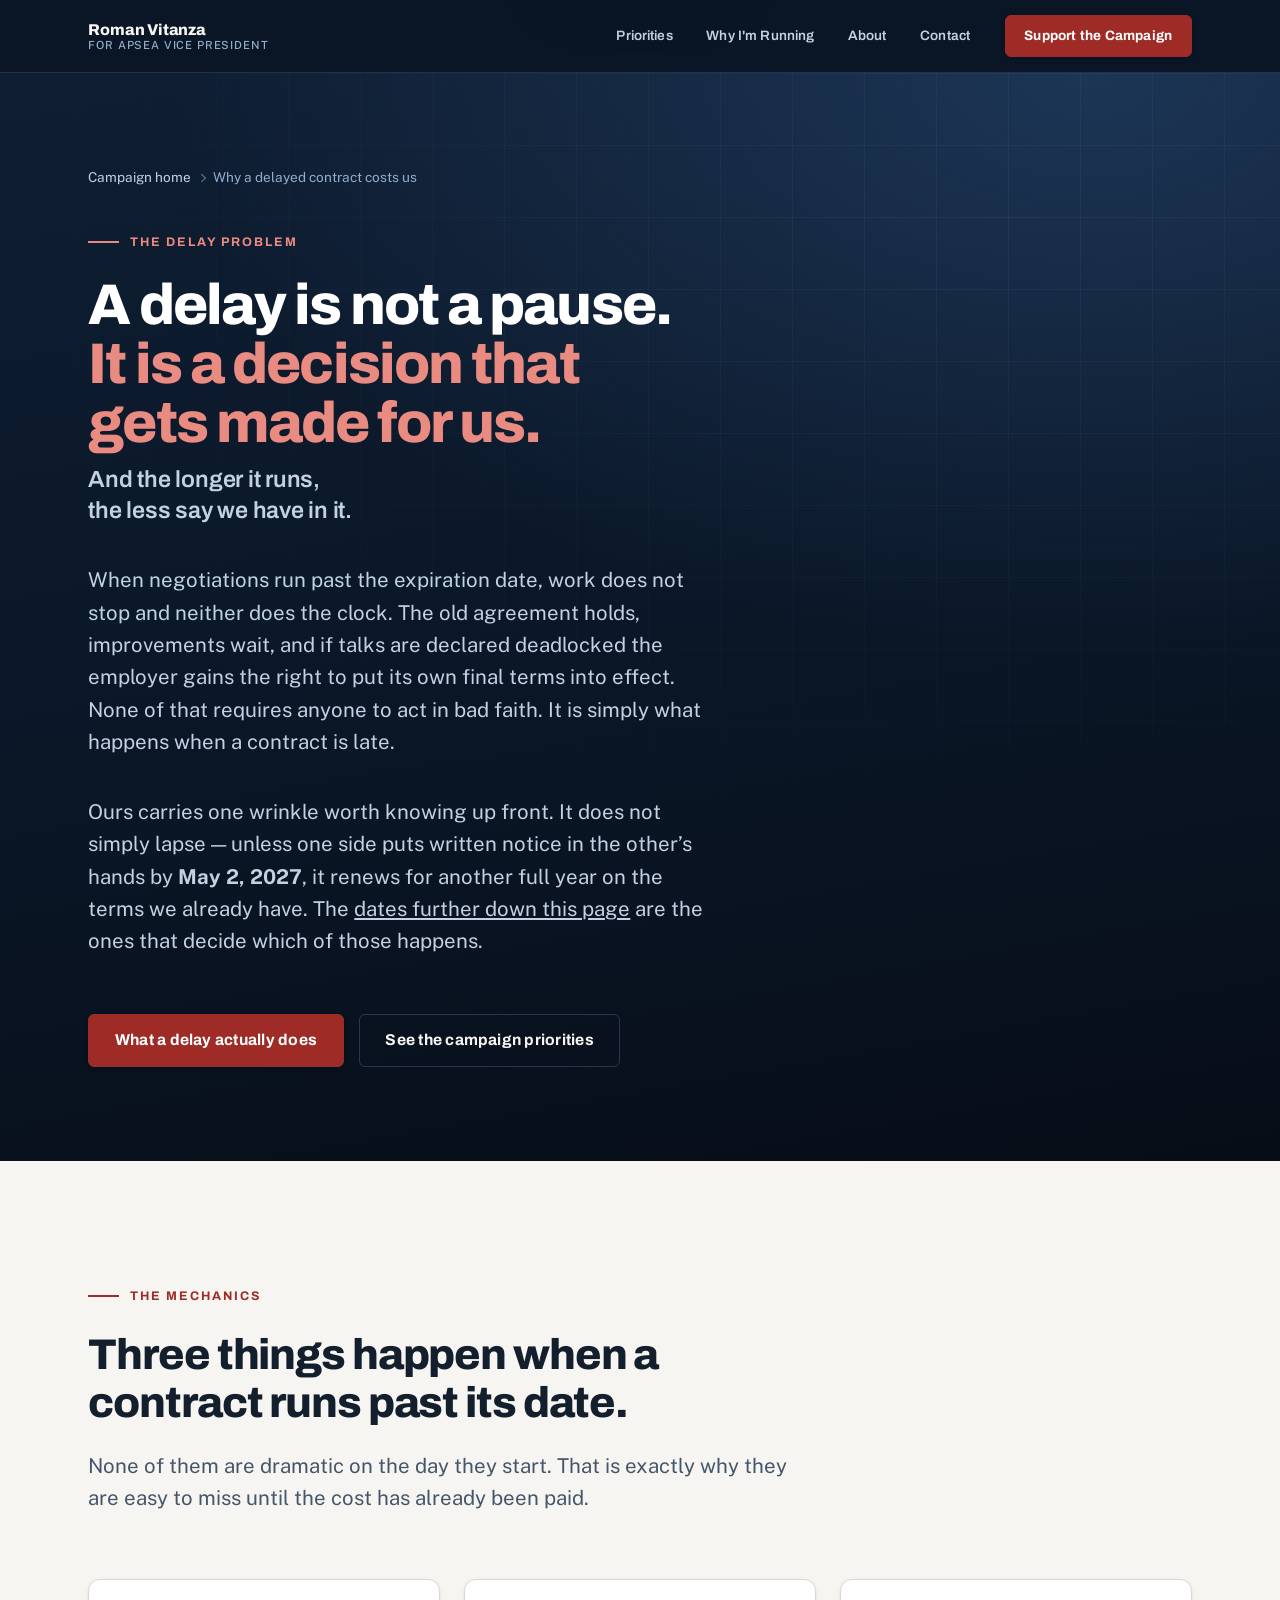
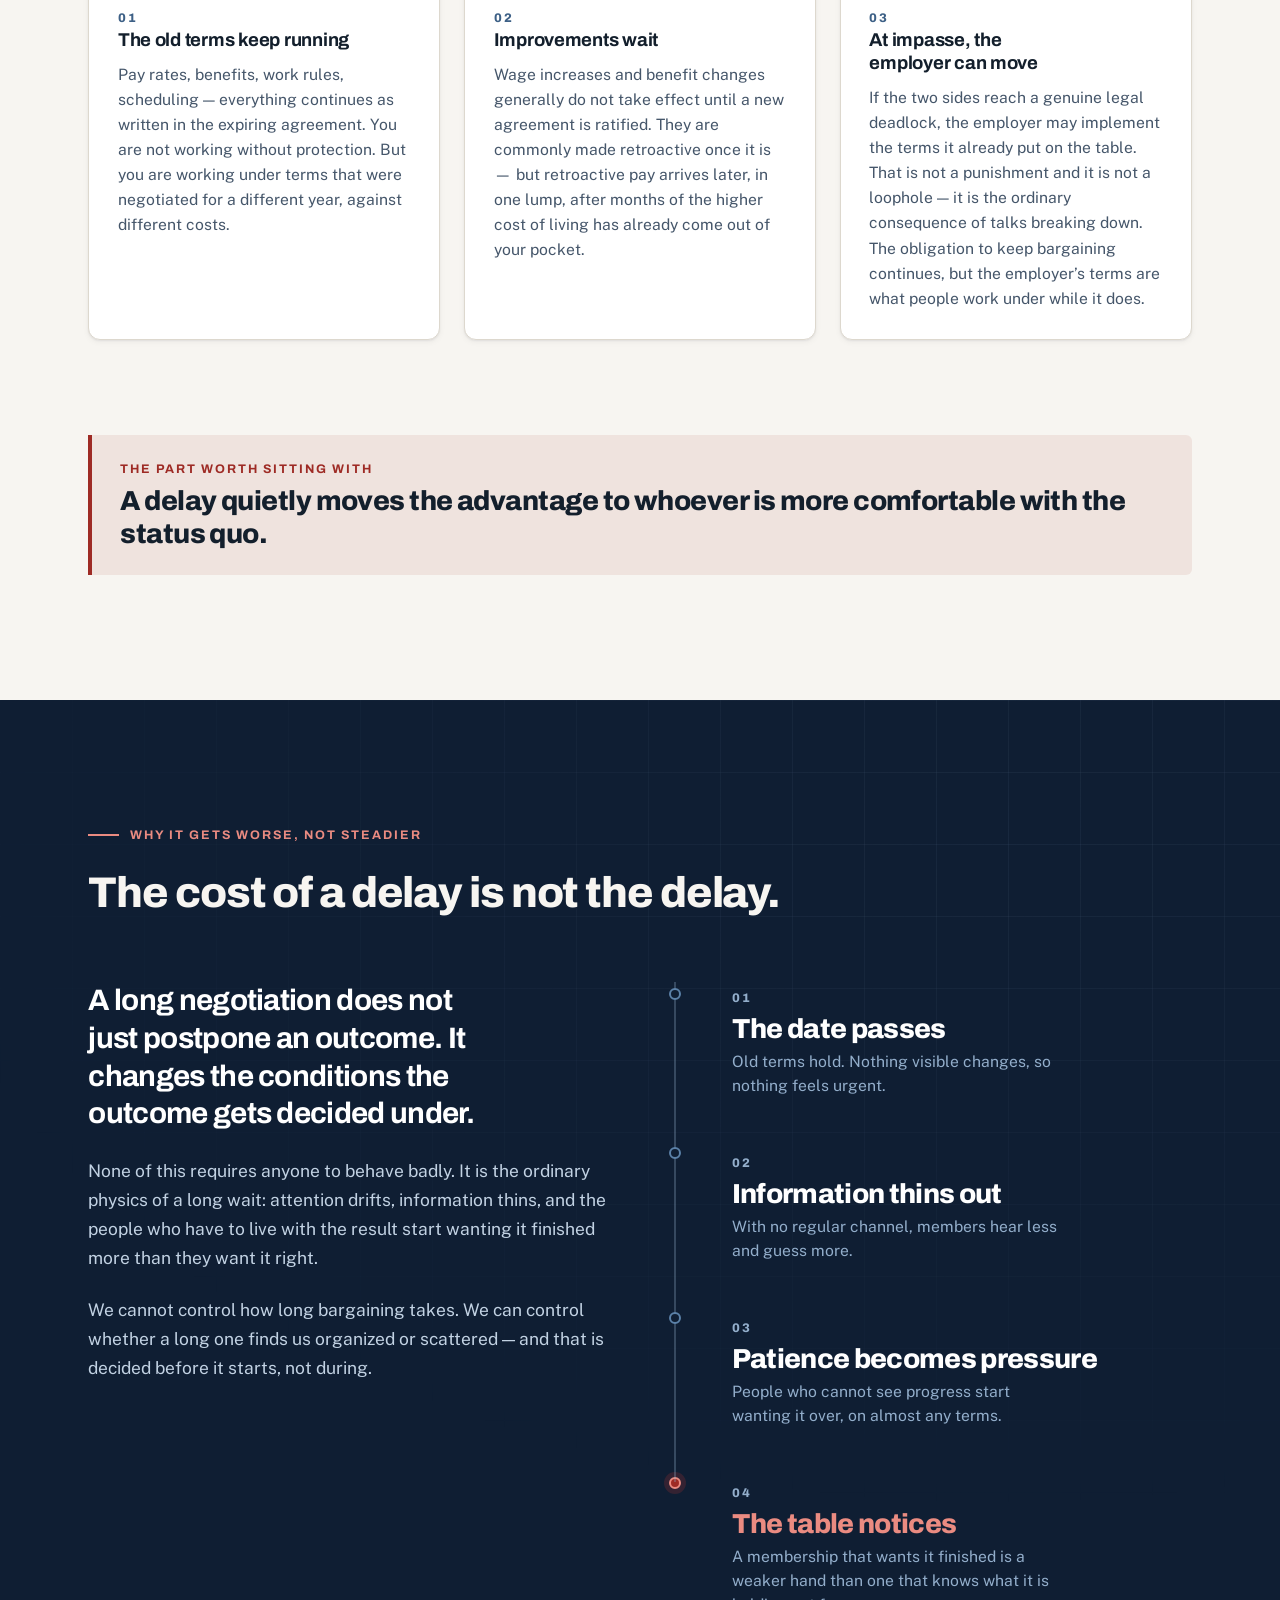
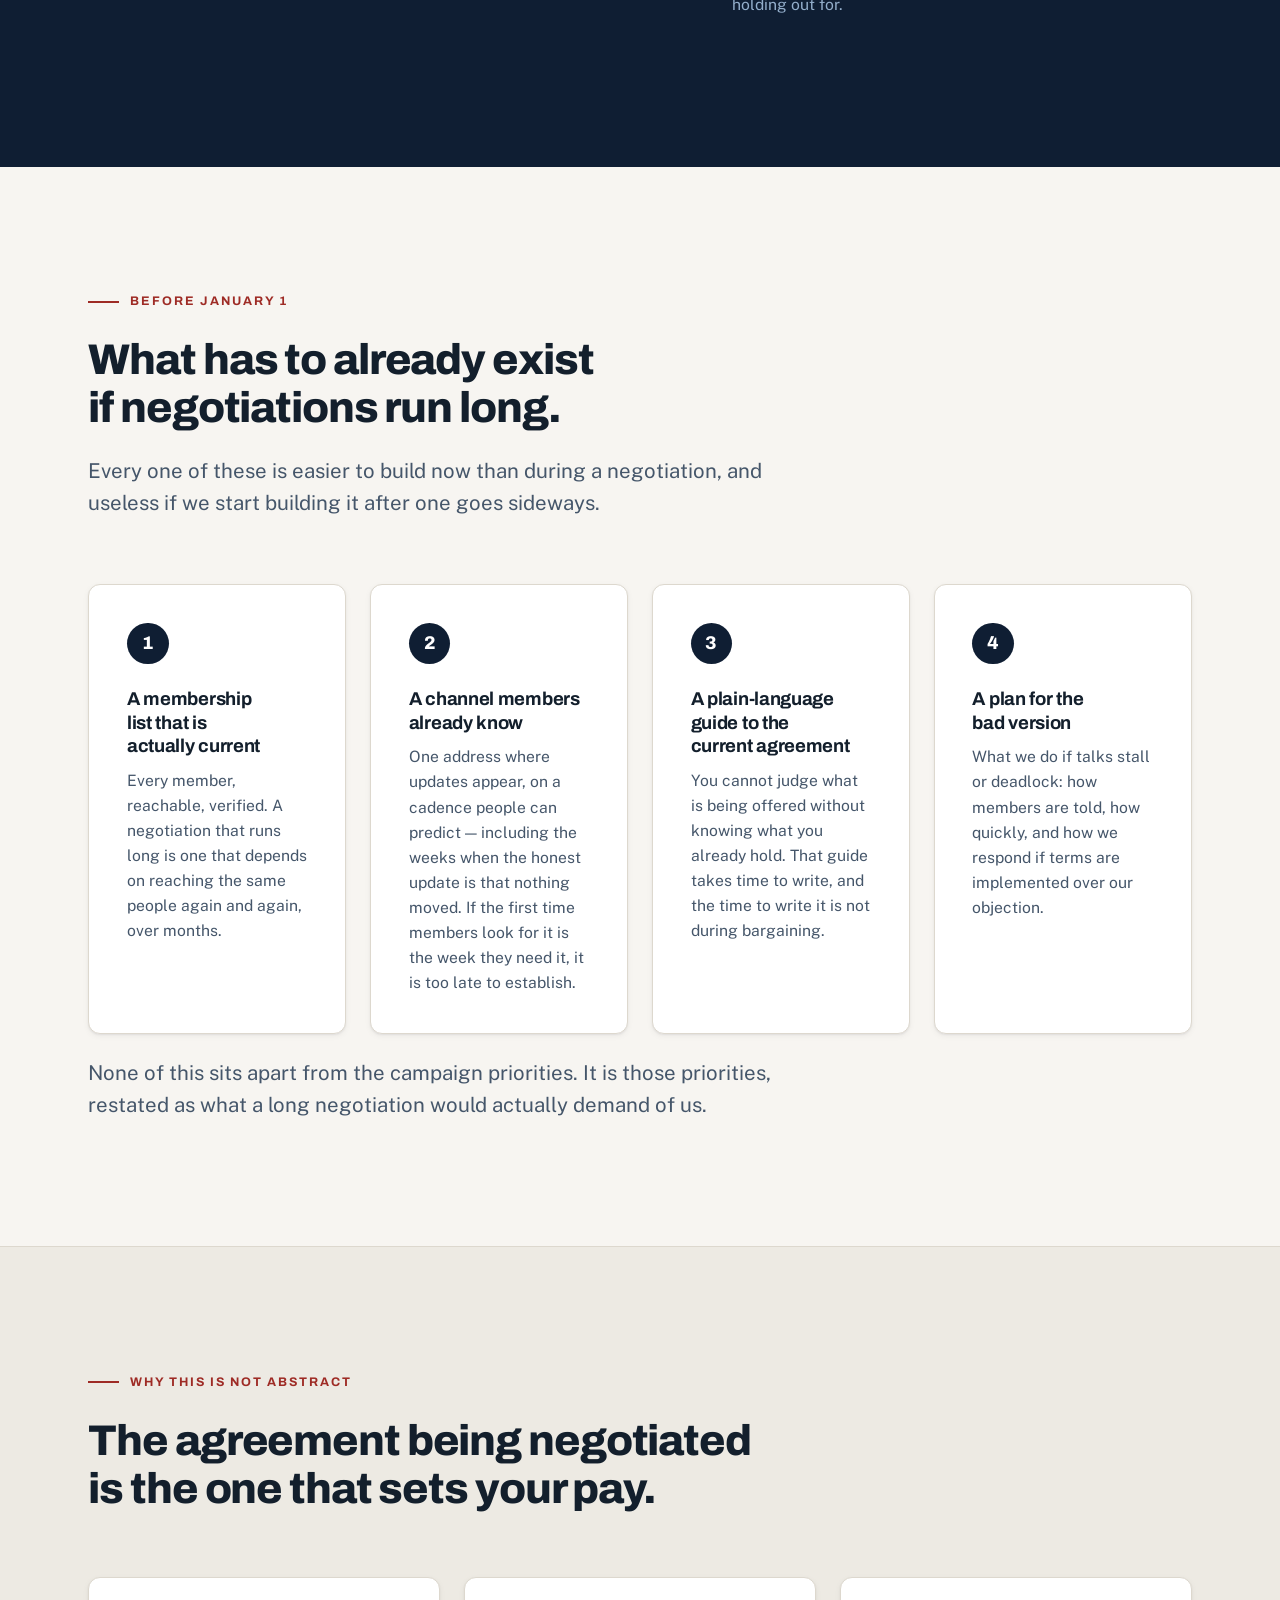
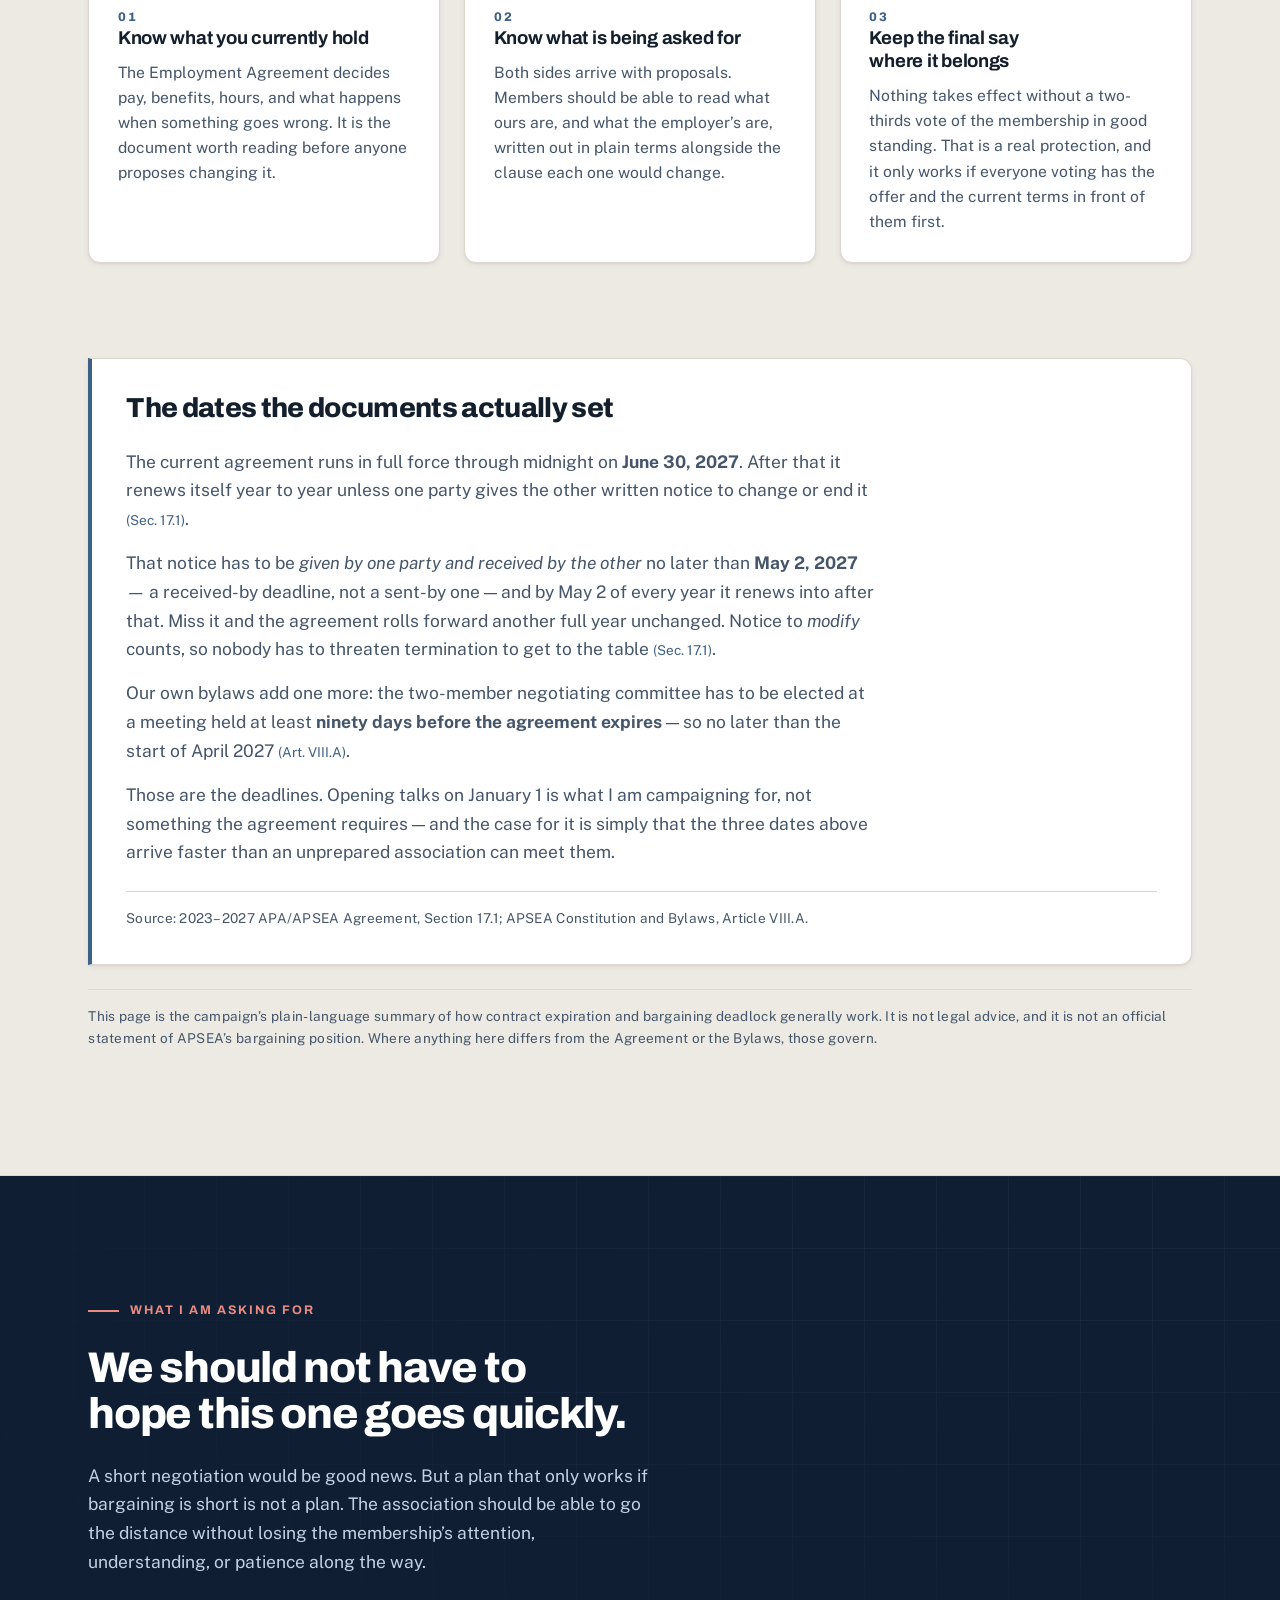
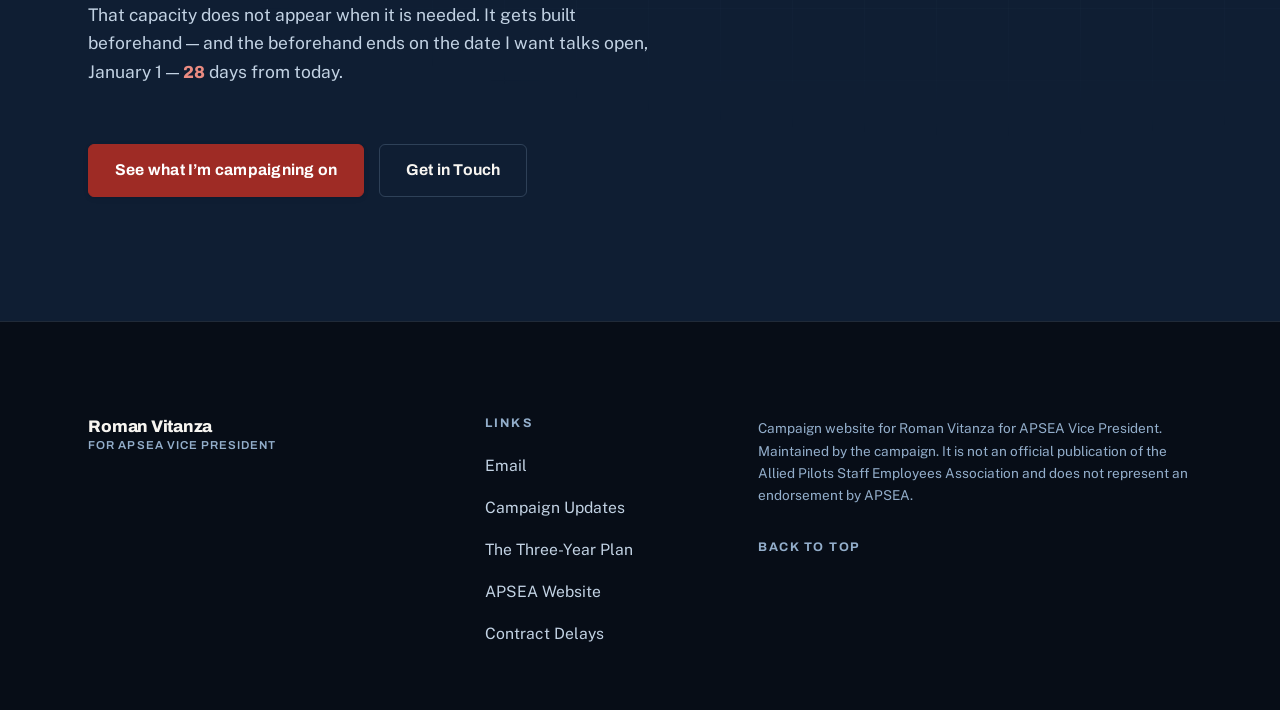
<file: contract-delays.html>
<!DOCTYPE html>
<html lang="en">
<head>
  <meta charset="utf-8">
  <meta name="viewport" content="width=device-width, initial-scale=1">
  <meta name="theme-color" content="#0f1e33">

  <!-- ============================================================
       SEO
       Canonical, og:url and og:image all point at the live domain.
       og-image.png is a real 1200x630 file in the repo root — if the
       domain ever moves, these four values and that file move with it.
       ============================================================ -->
  <title>Why a delayed contract costs us | Roman Vitanza for APSEA Vice President</title>
  <meta name="description" content="When negotiations run past the expiration date, the old agreement holds, raises and benefit changes stall, and at a legal impasse the employer may implement its own final terms. Ours renews for another year absent notice by May 2, 2027 — what a delay costs APSEA members, and what has to be ready first.">
  <link rel="canonical" href="https://romanforapsea.org/contract-delays.html">

  <!-- Open Graph / social preview -->
  <meta property="og:type" content="article">
  <meta property="og:site_name" content="Roman Vitanza for APSEA Vice President">
  <meta property="og:title" content="Why a delayed contract costs us">
  <meta property="og:description" content="A delay is not a neutral pause. The old terms hold, improvements wait, and at impasse the employer can implement its own final offer.">
  <meta property="og:url" content="https://romanforapsea.org/contract-delays.html">
  <meta property="og:image" content="https://romanforapsea.org/og-image.png">
  <meta property="og:image:alt" content="Why a delayed contract costs us — Roman Vitanza for APSEA Vice President.">
  <meta name="twitter:card" content="summary_large_image">
  <meta name="twitter:title" content="Why a delayed contract costs us">
  <meta name="twitter:description" content="A delay is not a neutral pause. The old terms hold, improvements wait, and at impasse the employer can implement its own final offer.">
  <meta name="twitter:image" content="https://romanforapsea.org/og-image.png">

  <!-- Favicon: inline SVG rule-stack mark, no extra file required -->
  <link rel="icon" href="data:image/svg+xml,%3Csvg xmlns='http://www.w3.org/2000/svg' viewBox='0 0 64 64'%3E%3Crect width='64' height='64' rx='10' fill='%230f1e33'/%3E%3Crect x='14' y='19' width='36' height='6' rx='3' fill='%23f7f5f1'/%3E%3Crect x='14' y='30' width='22' height='6' rx='3' fill='%2393aecb'/%3E%3Crect x='14' y='41' width='30' height='6' rx='3' fill='%23b8352d'/%3E%3C/svg%3E">

  <!-- Typography: Archivo (display) + Public Sans (text), with full system fallbacks -->
  <link rel="preconnect" href="https://fonts.googleapis.com">
  <link rel="preconnect" href="https://fonts.gstatic.com" crossorigin>
  <link rel="stylesheet" href="https://fonts.googleapis.com/css2?family=Archivo:wght@600;700;800&family=Public+Sans:wght@400;500;600;700&display=swap">

  <link rel="stylesheet" href="style.css">

  <!-- Marks that JS is available so reveal animations never hide content
       for no-JS visitors. Kept inline and tiny to avoid a flash. -->
  <script>document.documentElement.classList.add('js');</script>

  <script src="script.js" defer></script>
</head>

<body>
  <a class="skip-link" href="#main">Skip to main content</a>

  <div class="scroll-progress" aria-hidden="true"><span class="scroll-progress__bar" data-scroll-progress></span></div>

  <!-- ============================================================
       HEADER / NAVIGATION
       Links point back to the campaign home page since this is a
       separate document.
       ============================================================ -->
  <header class="site-header" data-site-header>
    <div class="container site-header__inner">
      <a class="brand" href="index.html">
        <span class="brand__text">
          <span class="brand__name">Roman Vitanza</span>
          <span class="brand__role">for APSEA Vice President</span>
        </span>
      </a>

      <button
        class="nav-toggle"
        type="button"
        data-nav-toggle
        aria-expanded="false"
        aria-controls="primary-nav"
        aria-label="Open navigation menu">
        <span class="nav-toggle__box" aria-hidden="true">
          <span class="nav-toggle__bar"></span>
          <span class="nav-toggle__bar"></span>
          <span class="nav-toggle__bar"></span>
        </span>
        <span class="nav-toggle__label" data-nav-toggle-label>Menu</span>
      </button>

      <nav class="primary-nav" id="primary-nav" data-primary-nav aria-label="Primary">
        <ul class="primary-nav__list" role="list">
          <li><a class="primary-nav__link" href="index.html#priorities">Priorities</a></li>
          <li><a class="primary-nav__link" href="index.html#why-im-running">Why I'm Running</a></li>
          <li><a class="primary-nav__link" href="index.html#about">About</a></li>
          <li><a class="primary-nav__link" href="index.html#contact">Contact</a></li>
        </ul>
        <a class="btn btn--accent btn--sm primary-nav__cta" href="index.html#contact-form">Support the Campaign</a>
      </nav>
    </div>
  </header>

  <div class="nav-scrim" data-nav-scrim hidden></div>

  <main id="main">

    <!-- ============================================================
         MASTHEAD
         ============================================================ -->
    <section class="hero hero--page surface--navy" id="top" aria-labelledby="page-heading">
      <div class="blueprint" aria-hidden="true"></div>

      <div class="container hero__inner">
        <div class="hero__content">
          <nav class="crumb" aria-label="Breadcrumb">
            <ol class="crumb__list" role="list">
              <li><a href="index.html">Campaign home</a></li>
              <li aria-current="page">Why a delayed contract costs us</li>
            </ol>
          </nav>

          <p class="eyebrow eyebrow--onDark">The delay problem</p>

          <h1 class="hero__heading" id="page-heading">
            A delay is not a pause.
            <span>It is a decision that gets made for us.</span>
            <span class="hero__coda">And the longer it runs, the less say we have in it.</span>
          </h1>

          <p class="hero__lede">
            When negotiations run past the expiration date, work does not stop and neither does the
            clock. The old agreement holds, improvements wait, and if talks are declared deadlocked
            the employer gains the right to put its own final terms into effect. None of that
            requires anyone to act in bad faith. It is simply what happens when a contract is late.
          </p>
          <!-- Ours does not lapse into a gap: absent timely notice it renews for
               a further year (Sec. 17.1). Stated here so nobody reads the
               generic explainer above and assumes an automatic expiry. -->
          <p class="hero__lede">
            Ours carries one wrinkle worth knowing up front. It does not simply lapse &mdash; unless
            one side puts written notice in the other&rsquo;s hands by <strong>May 2, 2027</strong>,
            it renews for another full year on the terms we already have. The
            <a href="#the-dates">dates further down this page</a> are the ones that decide which of
            those happens.
          </p>

          <div class="hero__actions">
            <a class="btn btn--accent" href="#what-happens">What a delay actually does</a>
            <a class="btn btn--ghost" href="index.html#priorities">See the campaign priorities</a>
          </div>
        </div>
      </div>
    </section>

    <!-- ============================================================
         WHAT A DELAY ACTUALLY DOES
         Three mechanics, in the order a member feels them.
         ============================================================ -->
    <section class="section section--paper" id="what-happens" aria-labelledby="happens-heading">
      <div class="container">
        <header class="section__head" data-reveal>
          <p class="eyebrow">The mechanics</p>
          <h2 class="section__title" id="happens-heading">
            Three things happen when a contract runs past its date.
          </h2>
          <p class="section__lede">
            None of them are dramatic on the day they start. That is exactly why they are easy to
            miss until the cost has already been paid.
          </p>
        </header>

        <div class="foundation" data-reveal-group>
          <article class="foundation__item" data-reveal>
            <span class="foundation__index" aria-hidden="true">01</span>
            <h3 class="foundation__title">The old terms keep running</h3>
            <p class="foundation__copy">
              Pay rates, benefits, work rules, scheduling &mdash; everything continues as written in
              the expiring agreement. You are not working without protection. But you are working
              under terms that were negotiated for a different year, against different costs.
            </p>
          </article>

          <article class="foundation__item" data-reveal>
            <span class="foundation__index" aria-hidden="true">02</span>
            <h3 class="foundation__title">Improvements wait</h3>
            <p class="foundation__copy">
              Wage increases and benefit changes generally do not take effect until a new agreement
              is ratified. They are commonly made retroactive once it is &mdash; but retroactive pay
              arrives later, in one lump, after months of the higher cost of living has already come
              out of your pocket.
            </p>
          </article>

          <article class="foundation__item" data-reveal>
            <span class="foundation__index" aria-hidden="true">03</span>
            <h3 class="foundation__title">At impasse, the employer can move</h3>
            <p class="foundation__copy">
              If the two sides reach a genuine legal deadlock, the employer may implement the terms
              it already put on the table. That is not a punishment and it is not a loophole &mdash;
              it is the ordinary consequence of talks breaking down. The obligation to keep
              bargaining continues, but the employer&rsquo;s terms are what people work under while
              it does.
            </p>
          </article>
        </div>

        <p class="takeaway takeaway--wide" data-reveal>
          <span class="takeaway__label">The part worth sitting with</span>
          <span class="takeaway__text">
            A delay quietly moves the advantage to whoever is more comfortable with the status quo.
          </span>
        </p>
      </div>
    </section>

    <!-- ============================================================
         HOW A DELAY COMPOUNDS
         Chain component: each link is a consequence of the one above.
         ============================================================ -->
    <section class="section surface--navy matters" id="how-it-compounds" aria-labelledby="compounds-heading">
      <div class="blueprint" aria-hidden="true"></div>
      <div class="container matters__inner">
        <header class="section__head" data-reveal>
          <p class="eyebrow eyebrow--onDark">Why it gets worse, not steadier</p>
          <h2 class="section__title" id="compounds-heading">The cost of a delay is not the delay.</h2>
        </header>

        <div class="matters__grid">
          <div class="matters__lead" data-reveal>
            <p class="matters__statement">
              A long negotiation does not just postpone an outcome. It changes the conditions the
              outcome gets decided under.
            </p>
            <p class="matters__copy">
              None of this requires anyone to behave badly. It is the ordinary physics of a long
              wait: attention drifts, information thins, and the people who have to live with the
              result start wanting it finished more than they want it right.
            </p>
            <p class="matters__copy">
              We cannot control how long bargaining takes. We can control whether a long one finds
              us organized or scattered &mdash; and that is decided before it starts, not during.
            </p>
          </div>

          <ol class="chain" role="list" data-reveal aria-label="How a delay compounds">
            <li class="chain__link">
              <span class="chain__step" aria-hidden="true">01</span>
              <h3 class="chain__name">The date passes</h3>
              <p class="chain__note">Old terms hold. Nothing visible changes, so nothing feels urgent.</p>
            </li>
            <li class="chain__link">
              <span class="chain__step" aria-hidden="true">02</span>
              <h3 class="chain__name">Information thins out</h3>
              <p class="chain__note">With no regular channel, members hear less and guess more.</p>
            </li>
            <li class="chain__link">
              <span class="chain__step" aria-hidden="true">03</span>
              <h3 class="chain__name">Patience becomes pressure</h3>
              <p class="chain__note">People who cannot see progress start wanting it over, on almost any terms.</p>
            </li>
            <li class="chain__link chain__link--terminal">
              <span class="chain__step" aria-hidden="true">04</span>
              <h3 class="chain__name">The table notices</h3>
              <p class="chain__note">A membership that wants it finished is a weaker hand than one that knows what it is holding out for.</p>
            </li>
          </ol>
        </div>
      </div>
    </section>

    <!-- ============================================================
         WHAT HAS TO BE READY
         Deliberately the same five commitments as the campaign
         priorities — this page is the argument for them, not a
         separate set of promises.
         ============================================================ -->
    <section class="section section--paper" id="readiness" aria-labelledby="readiness-heading">
      <div class="container">
        <header class="section__head" data-reveal>
          <p class="eyebrow">Before January 1</p>
          <h2 class="section__title" id="readiness-heading">
            What has to already exist if negotiations run long.
          </h2>
          <p class="section__lede">
            Every one of these is easier to build now than during a negotiation, and useless if we
            start building it after one goes sideways.
          </p>
        </header>

        <ol class="steps" role="list" data-reveal-group>
          <li class="steps__item" data-reveal>
            <span class="steps__num" aria-hidden="true">1</span>
            <h3 class="steps__title">A membership list that is actually current</h3>
            <p class="steps__copy">
              Every member, reachable, verified. A negotiation that runs long is one that depends on
              reaching the same people again and again, over months.
            </p>
          </li>
          <li class="steps__item" data-reveal>
            <span class="steps__num" aria-hidden="true">2</span>
            <h3 class="steps__title">A channel members already know</h3>
            <p class="steps__copy">
              One address where updates appear, on a cadence people can predict &mdash; including the
              weeks when the honest update is that nothing moved. If the first time members look for
              it is the week they need it, it is too late to establish.
            </p>
          </li>
          <li class="steps__item" data-reveal>
            <span class="steps__num" aria-hidden="true">3</span>
            <h3 class="steps__title">A plain-language guide to the current agreement</h3>
            <p class="steps__copy">
              You cannot judge what is being offered without knowing what you already hold. That
              guide takes time to write, and the time to write it is not during bargaining.
            </p>
          </li>
          <li class="steps__item" data-reveal>
            <span class="steps__num" aria-hidden="true">4</span>
            <h3 class="steps__title">A plan for the bad version</h3>
            <p class="steps__copy">
              What we do if talks stall or deadlock: how members are told, how quickly, and how we
              respond if terms are implemented over our objection.
            </p>
          </li>
        </ol>

        <p class="section__lede" data-reveal>
          None of this sits apart from the campaign priorities. It is those priorities, restated as
          what a long negotiation would actually demand of us.
        </p>
      </div>
    </section>

    <!-- ============================================================
         WHAT IT MEANS FOR A MEMBER
         ============================================================ -->
    <section class="section section--alt" id="what-it-means" aria-labelledby="means-heading">
      <div class="container">
        <header class="section__head" data-reveal>
          <p class="eyebrow">Why this is not abstract</p>
          <h2 class="section__title" id="means-heading">
            The agreement being negotiated is the one that sets your pay.
          </h2>
        </header>

        <div class="foundation" data-reveal-group>
          <article class="foundation__item" data-reveal>
            <span class="foundation__index" aria-hidden="true">01</span>
            <h3 class="foundation__title">Know what you currently hold</h3>
            <p class="foundation__copy">
              The Employment Agreement decides pay, benefits, hours, and what happens when something
              goes wrong. It is the document worth reading before anyone proposes changing it.
            </p>
          </article>

          <article class="foundation__item" data-reveal>
            <span class="foundation__index" aria-hidden="true">02</span>
            <h3 class="foundation__title">Know what is being asked for</h3>
            <p class="foundation__copy">
              Both sides arrive with proposals. Members should be able to read what ours are, and
              what the employer&rsquo;s are, written out in plain terms alongside the clause each
              one would change.
            </p>
          </article>

          <article class="foundation__item" data-reveal>
            <span class="foundation__index" aria-hidden="true">03</span>
            <h3 class="foundation__title">Keep the final say where it belongs</h3>
            <p class="foundation__copy">
              Nothing takes effect without a two-thirds vote of the membership in good standing.
              That is a real protection, and it only works if everyone voting has the offer and the
              current terms in front of them first.
            </p>
          </article>
        </div>

        <!-- ============================================================
             THE DATES THAT ACTUALLY GOVERN
             ------------------------------------------------------------
             Every figure below is quoted from the governing documents, not
             from the campaign. This box is what separates the campaign's
             January 1 goal from the contract's own deadlines — keep the two
             clearly apart, here and everywhere else on the site.
             ============================================================ -->
        <section class="factbox" id="the-dates" aria-labelledby="dates-heading" data-reveal>
          <h3 class="factbox__title" id="dates-heading">The dates the documents actually set</h3>

          <p class="factbox__copy">
            The current agreement runs in full force through midnight on <strong>June 30,
            2027</strong>. After that it renews itself year to year unless one party gives the other
            written notice to change or end it <span class="ref">(Sec. 17.1)</span>.
          </p>
          <p class="factbox__copy">
            That notice has to be <em>given by one party and received by the other</em> no later
            than <strong>May 2, 2027</strong> &mdash; a received-by deadline, not a sent-by one
            &mdash; and by May 2 of every year it renews into after that. Miss it and the agreement
            rolls forward another full year unchanged. Notice to <em>modify</em> counts, so nobody
            has to threaten termination to get to the table
            <span class="ref">(Sec. 17.1)</span>.
          </p>
          <p class="factbox__copy">
            Our own bylaws add one more: the two-member negotiating committee has to be elected at a
            meeting held at least <strong>ninety days before the agreement expires</strong> &mdash;
            so no later than the start of April 2027 <span class="ref">(Art. VIII.A)</span>.
          </p>
          <p class="factbox__copy">
            Those are the deadlines. Opening talks on January 1 is what I am campaigning for, not
            something the agreement requires &mdash; and the case for it is simply that the three
            dates above arrive faster than an unprepared association can meet them.
          </p>

          <p class="factbox__source">
            Source: 2023&ndash;2027 APA/APSEA Agreement, Section 17.1; APSEA Constitution and
            Bylaws, Article VIII.A.
          </p>
        </section>

        <p class="factbox__source" data-reveal>
          This page is the campaign&rsquo;s plain-language summary of how contract expiration and
          bargaining deadlock generally work. It is not legal advice, and it is not an official
          statement of APSEA&rsquo;s bargaining position. Where anything here differs from the
          Agreement or the Bylaws, those govern.
        </p>
      </div>
    </section>

    <!-- ============================================================
         CLOSING CTA
         ============================================================ -->
    <section class="section surface--navy closing" id="closing" aria-labelledby="closing-heading">
      <div class="blueprint" aria-hidden="true"></div>
      <div class="container closing__inner closing__inner--single">
        <div class="closing__pitch" data-reveal>
          <p class="eyebrow eyebrow--onDark">What I am asking for</p>
          <h2 class="closing__heading" id="closing-heading">
            We should not have to hope this one goes quickly.
          </h2>
          <p class="closing__copy">
            A short negotiation would be good news. But a plan that only works if bargaining is
            short is not a plan. The association should be able to go the distance without losing
            the membership&rsquo;s attention, understanding, or patience along the way.
          </p>
          <p class="closing__copy">
            That capacity does not appear when it is needed. It gets built beforehand &mdash; and
            the beforehand ends on the date I want talks open,
            <span class="countdown-inline">
              January 1 &mdash;
              <strong data-countdown-days>&mdash;</strong>
              <span data-countdown-unit>days</span> from today.
            </span>
          </p>

          <div class="closing__actions">
            <a class="btn btn--accent" href="index.html#priorities">See what I&rsquo;m campaigning on</a>
            <a class="btn btn--ghost" href="index.html#contact-form">Get in Touch</a>
          </div>
        </div>
      </div>
    </section>

  </main>

  <footer class="site-footer">
    <div class="container site-footer__inner">

      <div class="site-footer__brand">
        <p class="site-footer__name">Roman Vitanza<br><span>for APSEA Vice President</span></p>
      </div>

      <nav class="site-footer__nav" aria-label="Footer">
        <h2 class="site-footer__navTitle">Links</h2>
        <ul class="site-footer__links" role="list">
          <li><a href="mailto:vitanzar2@gmail.com">Email</a></li>
          <li><a href="index.html#contact-form">Campaign Updates</a></li>
          <li><a href="three-year-plan.html">The Three-Year Plan</a></li>
          <li><a href="visibility.html">APSEA Website</a></li>
          <li><a href="contract-delays.html" aria-current="page">Contract Delays</a></li>
        </ul>
      </nav>

      <div class="site-footer__legal">
        <p>
          Campaign website for Roman Vitanza for APSEA Vice President. Maintained by the campaign.
          It is not an official publication of the Allied Pilots Staff Employees Association and
          does not represent an endorsement by APSEA.
        </p>
        <p class="site-footer__meta">
          <a class="site-footer__top" href="#top">Back to top</a>
        </p>
      </div>

    </div>
  </footer>
</body>
</html>
</file>
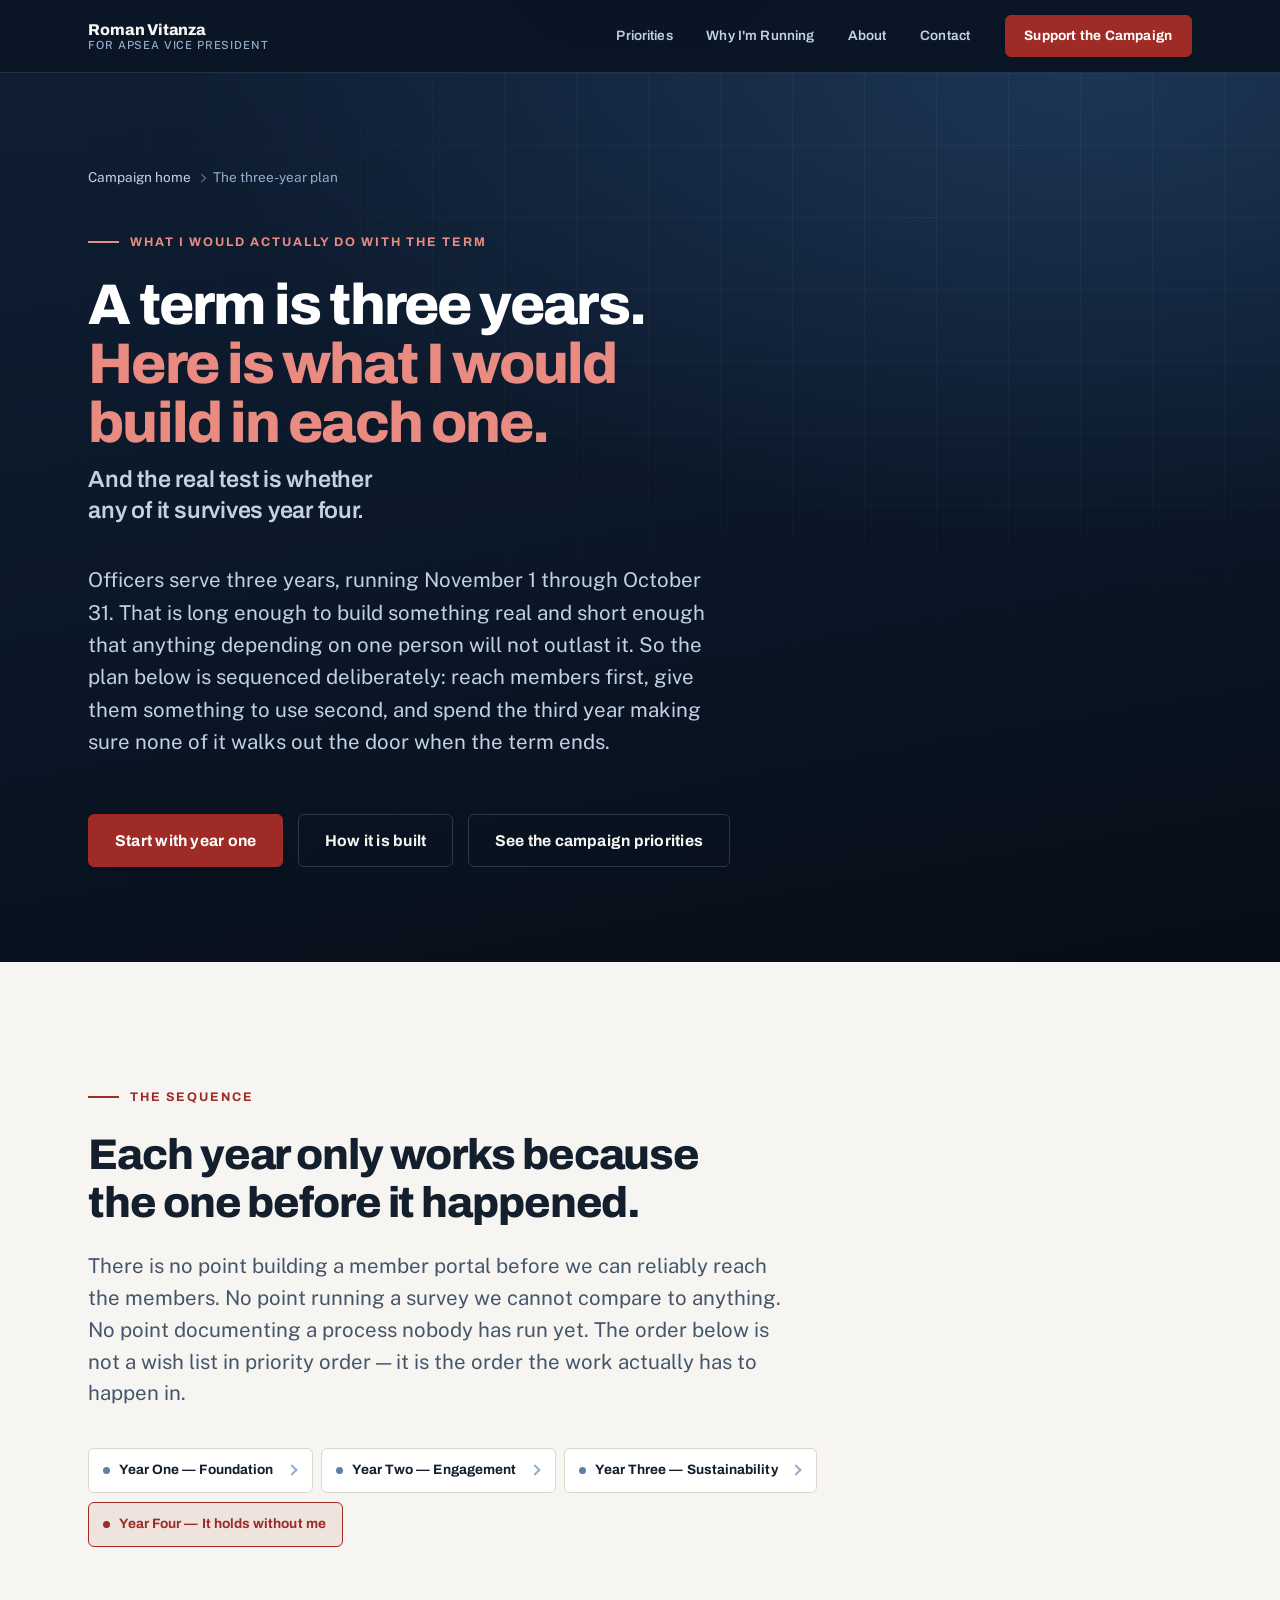
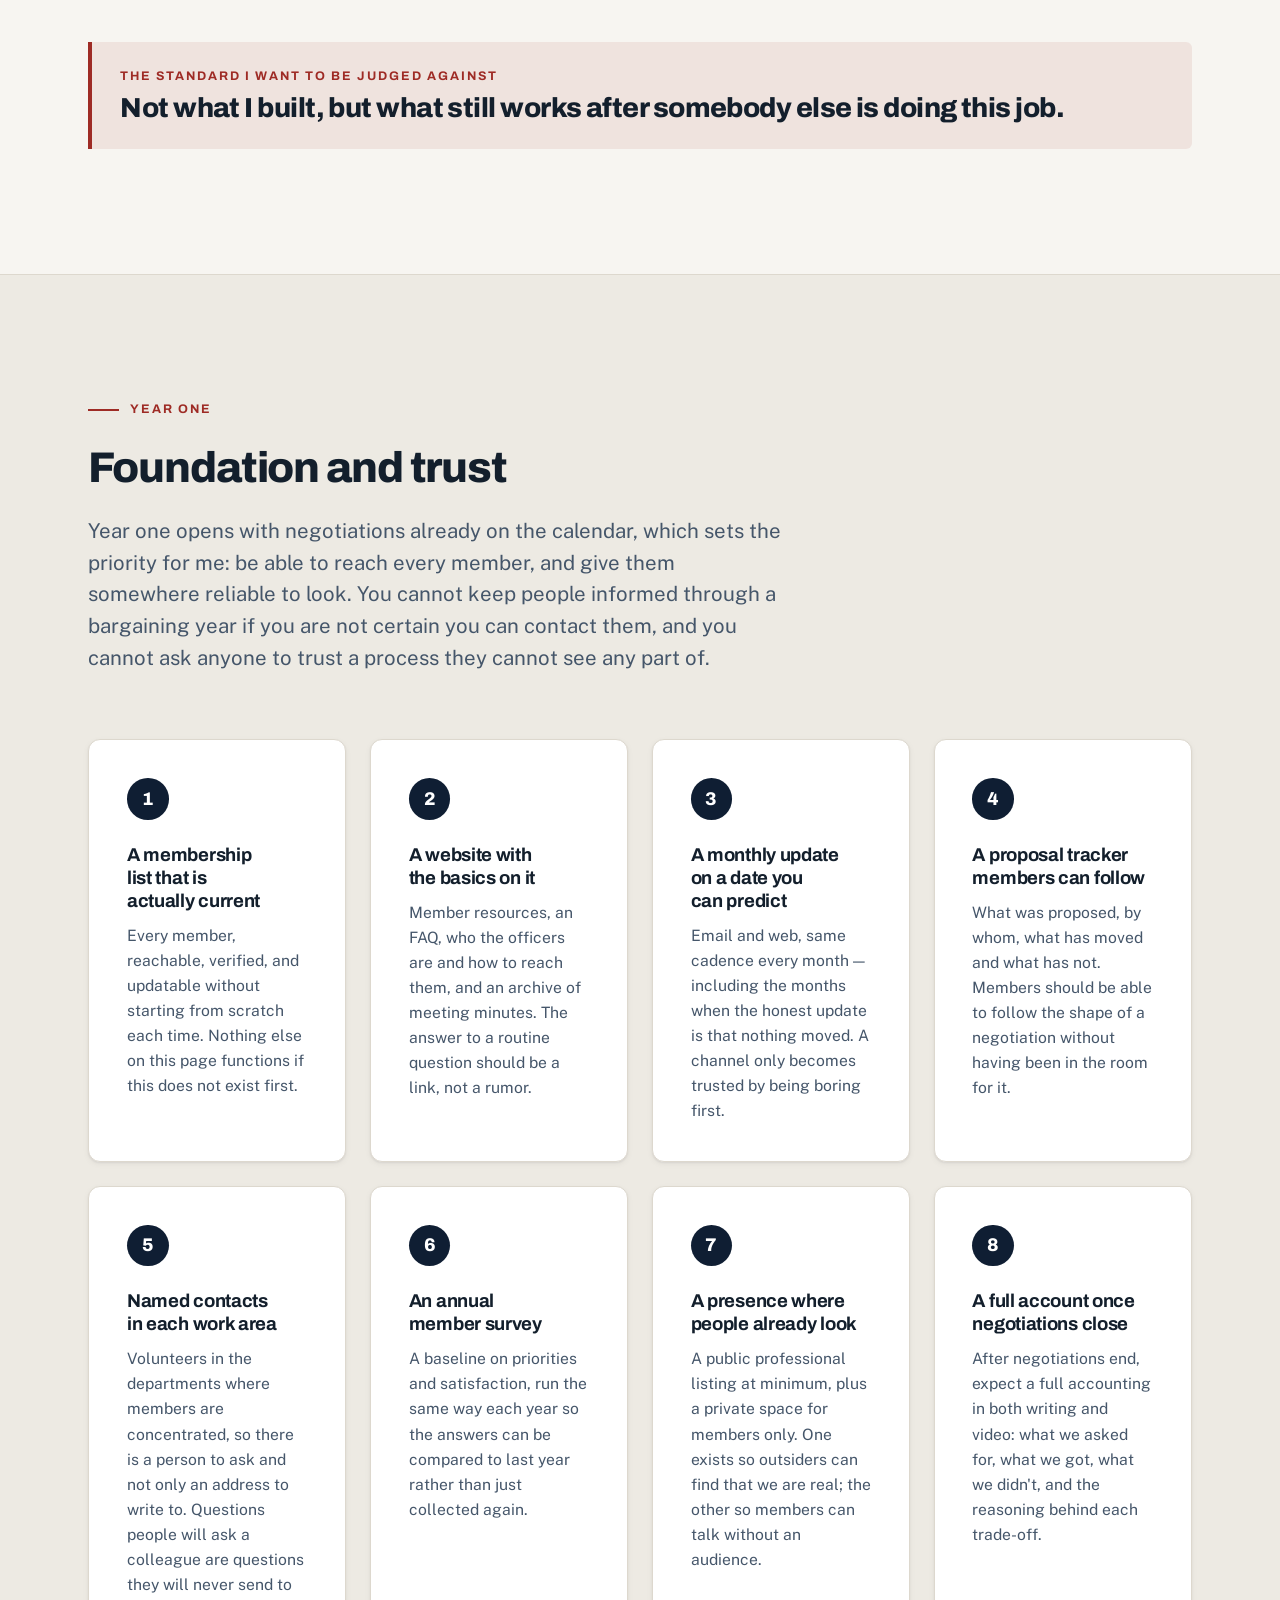
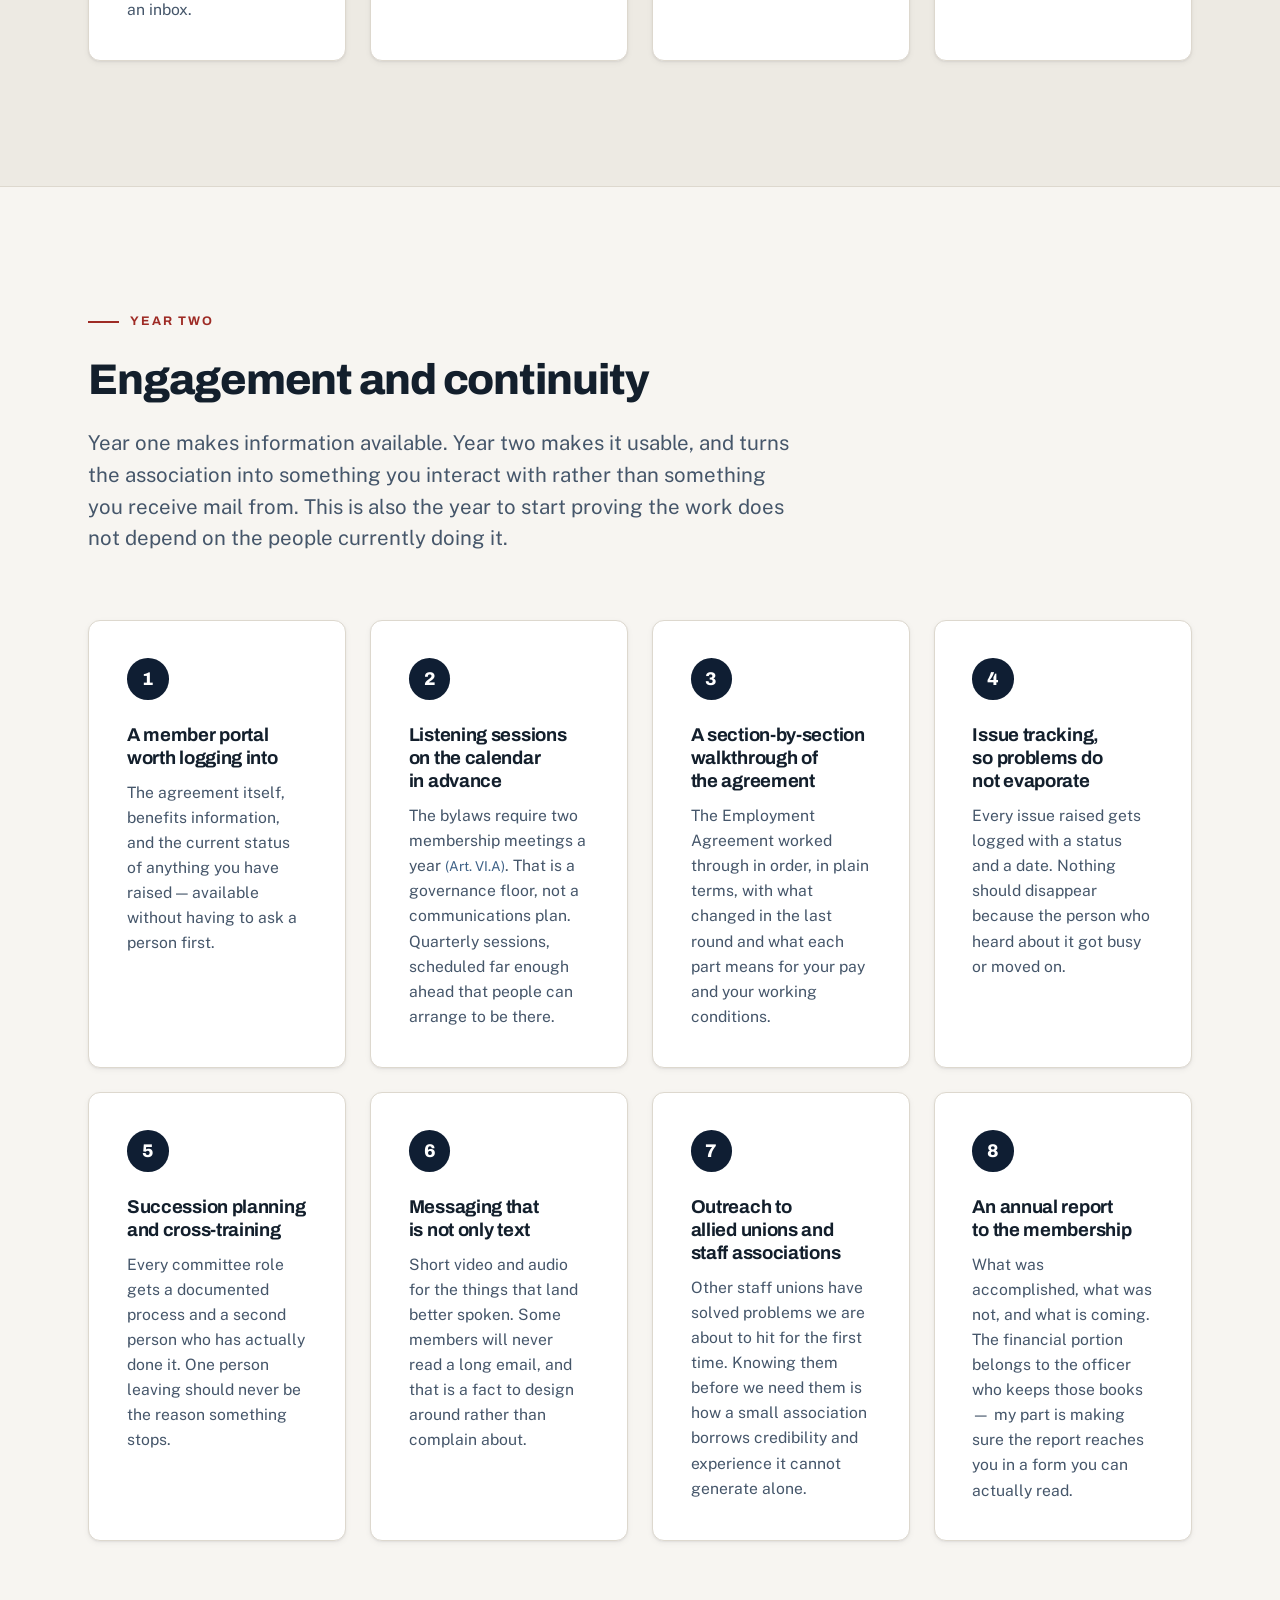
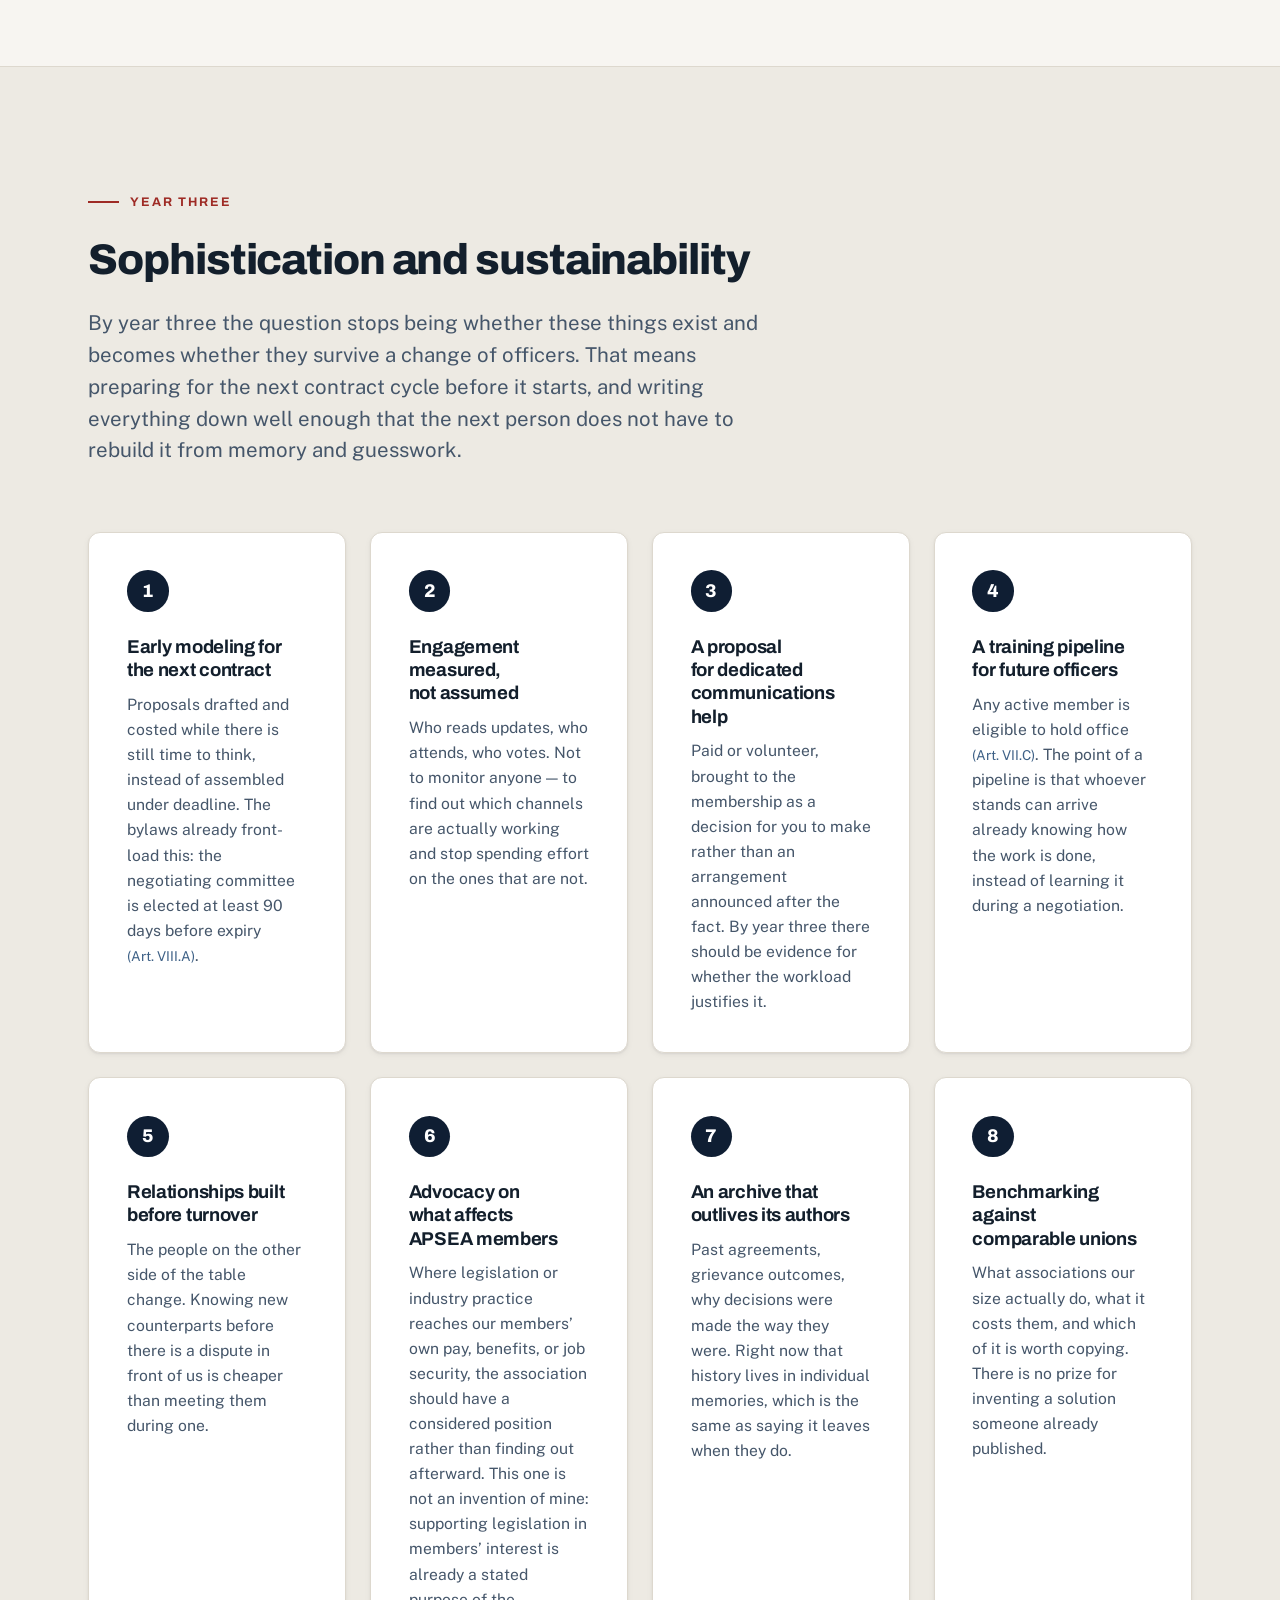
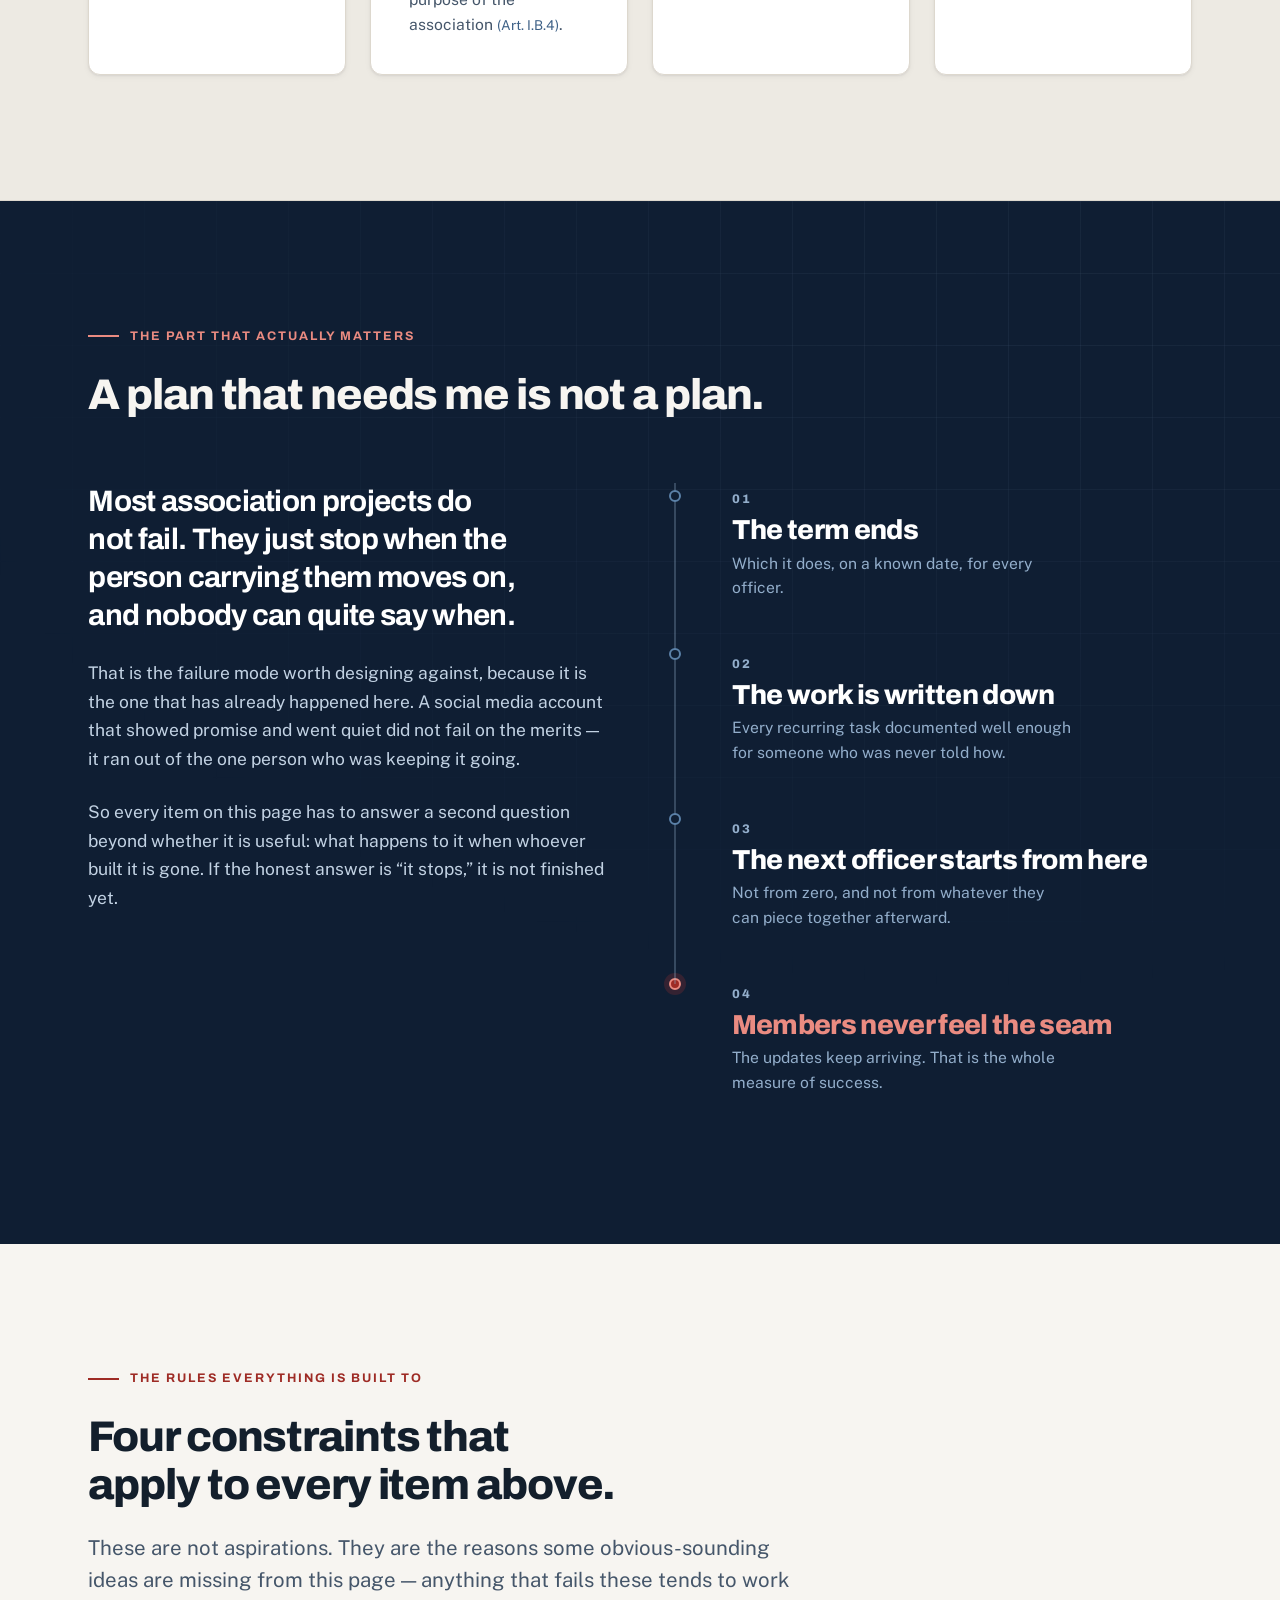
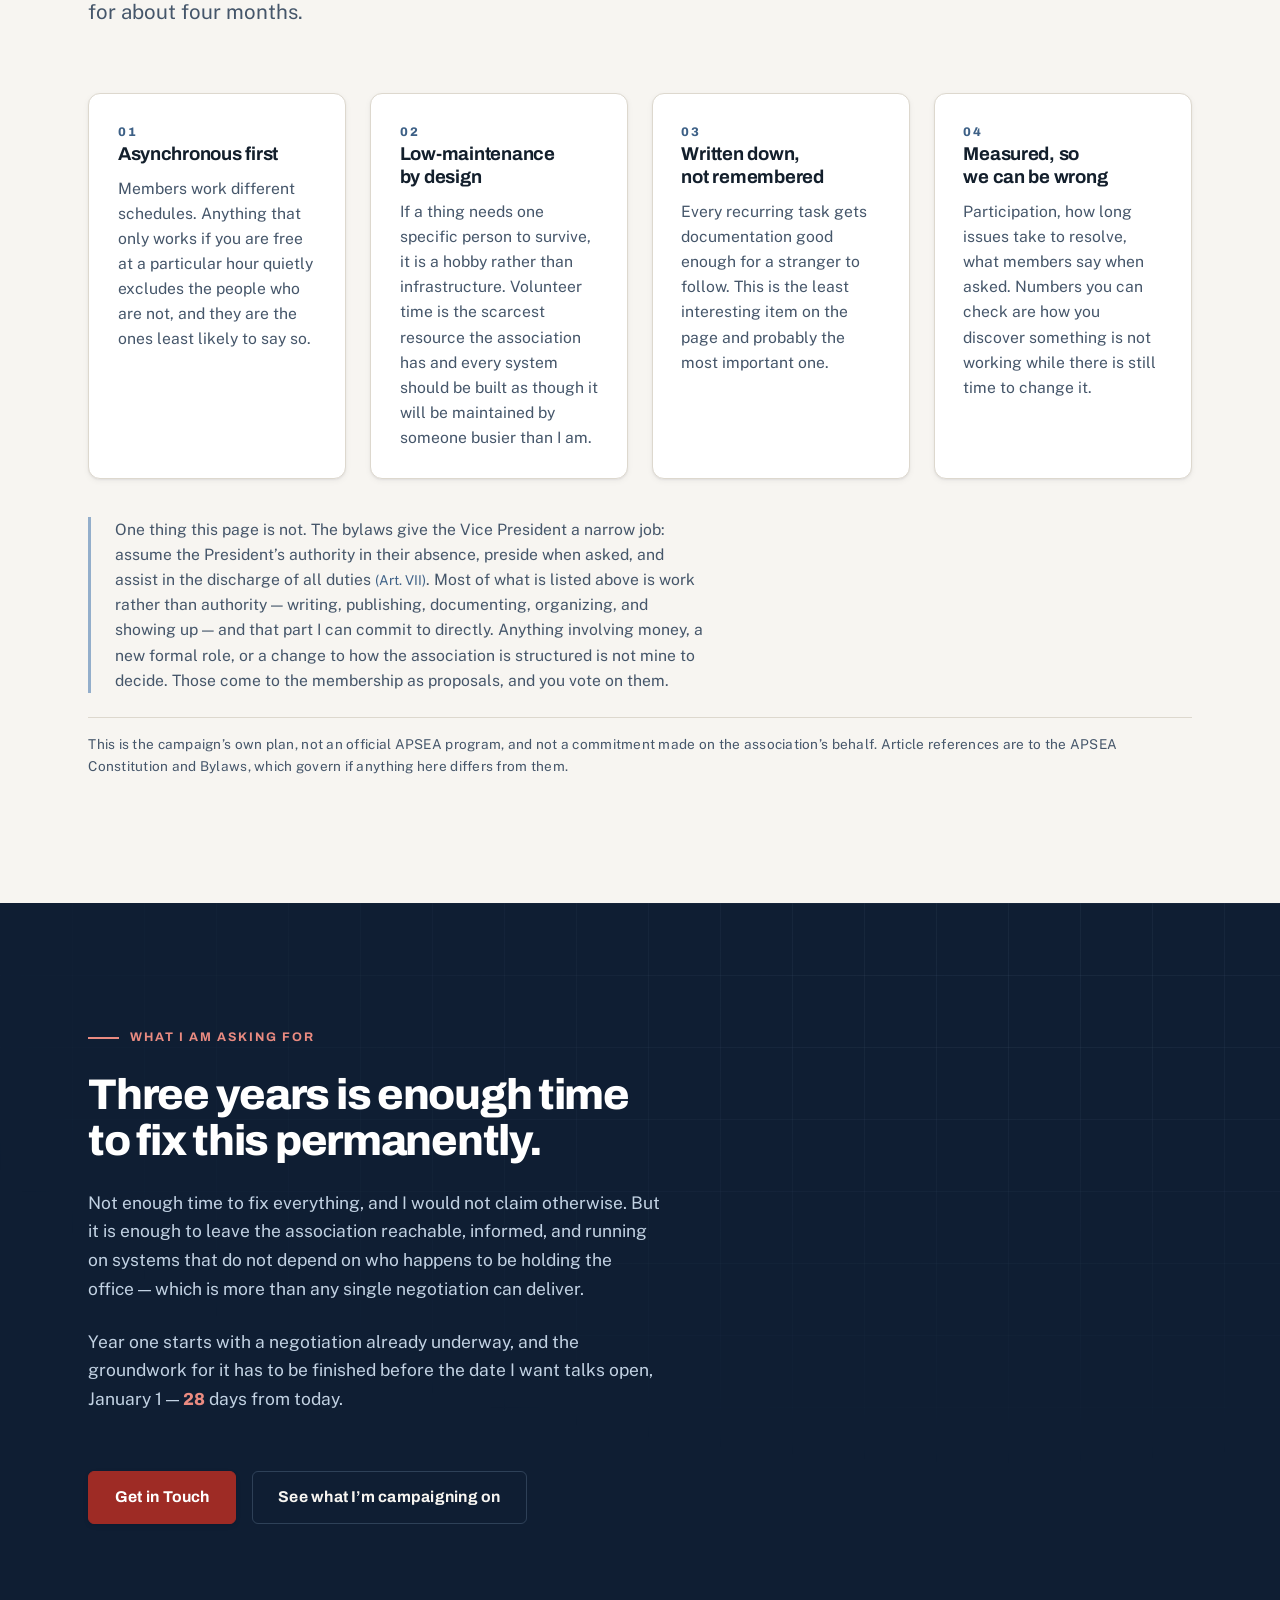
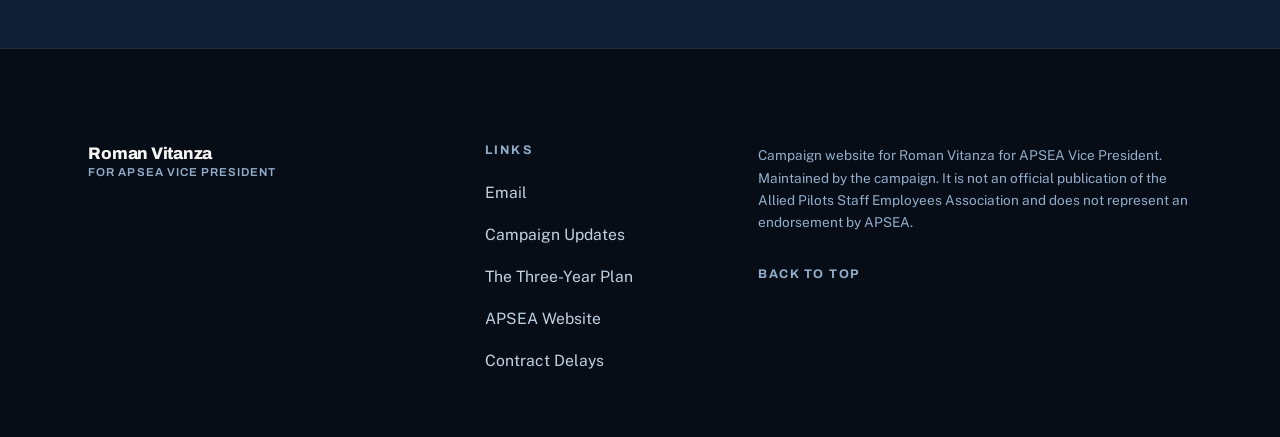
<file: three-year-plan.html>
<!DOCTYPE html>
<html lang="en">
<head>
  <meta charset="utf-8">
  <meta name="viewport" content="width=device-width, initial-scale=1">
  <meta name="theme-color" content="#0f1e33">

  <!-- ============================================================
       SEO
       Canonical, og:url and og:image all point at the live domain.
       og-image.png is a real 1200x630 file in the repo root — if the
       domain ever moves, these four values and that file move with it.
       ============================================================ -->
  <title>The three-year plan | Roman Vitanza for APSEA Vice President</title>
  <meta name="description" content="Officers serve three years. Here is what I would build in each one — a reachable membership and a real channel in year one, systems members can use in year two, and in year three the part that matters most: making sure none of it leaves when I do.">
  <link rel="canonical" href="https://romanforapsea.org/three-year-plan.html">

  <!-- Open Graph / social preview -->
  <meta property="og:type" content="article">
  <meta property="og:site_name" content="Roman Vitanza for APSEA Vice President">
  <meta property="og:title" content="The three-year plan">
  <meta property="og:description" content="A term is three years. The test of a three-year plan is whether it still works in year four, under somebody else.">
  <meta property="og:url" content="https://romanforapsea.org/three-year-plan.html">
  <meta property="og:image" content="https://romanforapsea.org/og-image.png">
  <meta property="og:image:alt" content="The three-year plan — Roman Vitanza for APSEA Vice President.">
  <meta name="twitter:card" content="summary_large_image">
  <meta name="twitter:title" content="The three-year plan">
  <meta name="twitter:description" content="A term is three years. The test of a three-year plan is whether it still works in year four, under somebody else.">
  <meta name="twitter:image" content="https://romanforapsea.org/og-image.png">

  <!-- Favicon: inline SVG rule-stack mark, no extra file required -->
  <link rel="icon" href="data:image/svg+xml,%3Csvg xmlns='http://www.w3.org/2000/svg' viewBox='0 0 64 64'%3E%3Crect width='64' height='64' rx='10' fill='%230f1e33'/%3E%3Crect x='14' y='19' width='36' height='6' rx='3' fill='%23f7f5f1'/%3E%3Crect x='14' y='30' width='22' height='6' rx='3' fill='%2393aecb'/%3E%3Crect x='14' y='41' width='30' height='6' rx='3' fill='%23b8352d'/%3E%3C/svg%3E">

  <!-- Typography: Archivo (display) + Public Sans (text), with full system fallbacks -->
  <link rel="preconnect" href="https://fonts.googleapis.com">
  <link rel="preconnect" href="https://fonts.gstatic.com" crossorigin>
  <link rel="stylesheet" href="https://fonts.googleapis.com/css2?family=Archivo:wght@600;700;800&family=Public+Sans:wght@400;500;600;700&display=swap">

  <link rel="stylesheet" href="style.css">

  <!-- Marks that JS is available so reveal animations never hide content
       for no-JS visitors. Kept inline and tiny to avoid a flash. -->
  <script>document.documentElement.classList.add('js');</script>

  <script src="script.js" defer></script>
</head>

<body>
  <a class="skip-link" href="#main">Skip to main content</a>

  <div class="scroll-progress" aria-hidden="true"><span class="scroll-progress__bar" data-scroll-progress></span></div>

  <!-- ============================================================
       HEADER / NAVIGATION
       Links point back to the campaign home page since this is a
       separate document.
       ============================================================ -->
  <header class="site-header" data-site-header>
    <div class="container site-header__inner">
      <a class="brand" href="index.html">
        <span class="brand__text">
          <span class="brand__name">Roman Vitanza</span>
          <span class="brand__role">for APSEA Vice President</span>
        </span>
      </a>

      <button
        class="nav-toggle"
        type="button"
        data-nav-toggle
        aria-expanded="false"
        aria-controls="primary-nav"
        aria-label="Open navigation menu">
        <span class="nav-toggle__box" aria-hidden="true">
          <span class="nav-toggle__bar"></span>
          <span class="nav-toggle__bar"></span>
          <span class="nav-toggle__bar"></span>
        </span>
        <span class="nav-toggle__label" data-nav-toggle-label>Menu</span>
      </button>

      <nav class="primary-nav" id="primary-nav" data-primary-nav aria-label="Primary">
        <ul class="primary-nav__list" role="list">
          <li><a class="primary-nav__link" href="index.html#priorities">Priorities</a></li>
          <li><a class="primary-nav__link" href="index.html#why-im-running">Why I'm Running</a></li>
          <li><a class="primary-nav__link" href="index.html#about">About</a></li>
          <li><a class="primary-nav__link" href="index.html#contact">Contact</a></li>
        </ul>
        <a class="btn btn--accent btn--sm primary-nav__cta" href="index.html#contact-form">Support the Campaign</a>
      </nav>
    </div>
  </header>

  <div class="nav-scrim" data-nav-scrim hidden></div>

  <main id="main">

    <!-- ============================================================
         MASTHEAD
         ============================================================ -->
    <section class="hero hero--page surface--navy" id="top" aria-labelledby="page-heading">
      <div class="blueprint" aria-hidden="true"></div>

      <div class="container hero__inner">
        <div class="hero__content">
          <nav class="crumb" aria-label="Breadcrumb">
            <ol class="crumb__list" role="list">
              <li><a href="index.html">Campaign home</a></li>
              <li aria-current="page">The three-year plan</li>
            </ol>
          </nav>

          <p class="eyebrow eyebrow--onDark">What I would actually do with the term</p>

          <h1 class="hero__heading" id="page-heading">
            A term is three years.
            <span>Here is what I would build in each one.</span>
            <span class="hero__coda">And the real test is whether any of it survives year four.</span>
          </h1>

          <p class="hero__lede">
            Officers serve three years, running November 1 through October 31. That is long enough
            to build something real and short enough that anything depending on one person will not
            outlast it. So the plan below is sequenced deliberately: reach members first, give them
            something to use second, and spend the third year making sure none of it walks out the
            door when the term ends.
          </p>

          <div class="hero__actions">
            <a class="btn btn--accent" href="#year-one">Start with year one</a>
            <a class="btn btn--ghost" href="#how-its-built">How it is built</a>
            <a class="btn btn--ghost" href="index.html#priorities">See the campaign priorities</a>
          </div>
        </div>
      </div>
    </section>

    <!-- ============================================================
         THE ARC
         Why the sequence is the sequence. The fourth flow step is the
         point of the page — keep it.
         ============================================================ -->
    <section class="section section--paper" id="the-arc" aria-labelledby="arc-heading">
      <div class="container">
        <header class="section__head" data-reveal>
          <p class="eyebrow">The sequence</p>
          <h2 class="section__title" id="arc-heading">
            Each year only works because the one before it happened.
          </h2>
          <p class="section__lede">
            There is no point building a member portal before we can reliably reach the members. No
            point running a survey we cannot compare to anything. No point documenting a process
            nobody has run yet. The order below is not a wish list in priority order &mdash; it is
            the order the work actually has to happen in.
          </p>

          <ol class="flow" role="list" aria-label="The three-year arc">
            <li class="flow__step"><span class="flow__dot" aria-hidden="true"></span>Year One &mdash; Foundation</li>
            <li class="flow__step"><span class="flow__dot" aria-hidden="true"></span>Year Two &mdash; Engagement</li>
            <li class="flow__step"><span class="flow__dot" aria-hidden="true"></span>Year Three &mdash; Sustainability</li>
            <li class="flow__step flow__step--end"><span class="flow__dot" aria-hidden="true"></span>Year Four &mdash; It holds without me</li>
          </ol>
        </header>

        <p class="takeaway takeaway--wide" data-reveal>
          <span class="takeaway__label">The standard I want to be judged against</span>
          <span class="takeaway__text">
            Not what I built, but what still works after somebody else is doing this job.
          </span>
        </p>
      </div>
    </section>

    <!-- ============================================================
         YEAR ONE
         ============================================================ -->
    <section class="section section--alt" id="year-one" aria-labelledby="year-one-heading">
      <div class="container">
        <header class="section__head" data-reveal>
          <p class="eyebrow">Year One</p>
          <h2 class="section__title" id="year-one-heading">Foundation and trust</h2>
          <p class="section__lede">
            Year one opens with negotiations already on the calendar, which sets the priority for
            me: be able to reach every member, and give them somewhere reliable to look. You cannot
            keep people informed through a bargaining year if you are not certain you can contact
            them, and you cannot ask anyone to trust a process they cannot see any part of.
          </p>
        </header>

        <ol class="steps" role="list" data-reveal-group>
          <li class="steps__item" data-reveal>
            <span class="steps__num" aria-hidden="true">1</span>
            <h3 class="steps__title">A membership list that is actually current</h3>
            <p class="steps__copy">
              Every member, reachable, verified, and updatable without starting from scratch each
              time. Nothing else on this page functions if this does not exist first.
            </p>
          </li>
          <li class="steps__item" data-reveal>
            <span class="steps__num" aria-hidden="true">2</span>
            <h3 class="steps__title">A website with the basics on it</h3>
            <p class="steps__copy">
              Member resources, an FAQ, who the officers are and how to reach them, and an archive
              of meeting minutes. The answer to a routine question should be a link, not a rumor.
            </p>
          </li>
          <li class="steps__item" data-reveal>
            <span class="steps__num" aria-hidden="true">3</span>
            <h3 class="steps__title">A monthly update on a date you can predict</h3>
            <p class="steps__copy">
              Email and web, same cadence every month &mdash; including the months when the honest
              update is that nothing moved. A channel only becomes trusted by being boring first.
            </p>
          </li>
          <li class="steps__item" data-reveal>
            <span class="steps__num" aria-hidden="true">4</span>
            <h3 class="steps__title">A proposal tracker members can follow</h3>
            <p class="steps__copy">
              What was proposed, by whom, what has moved and what has not. Members should be able to
              follow the shape of a negotiation without having been in the room for it.
            </p>
          </li>
          <li class="steps__item" data-reveal>
            <span class="steps__num" aria-hidden="true">5</span>
            <h3 class="steps__title">Named contacts in each work area</h3>
            <p class="steps__copy">
              Volunteers in the departments where members are concentrated, so there is a person to
              ask and not only an address to write to. Questions people will ask a colleague are
              questions they will never send to an inbox.
            </p>
          </li>
          <li class="steps__item" data-reveal>
            <span class="steps__num" aria-hidden="true">6</span>
            <h3 class="steps__title">An annual member survey</h3>
            <p class="steps__copy">
              A baseline on priorities and satisfaction, run the same way each year so the answers
              can be compared to last year rather than just collected again.
            </p>
          </li>
          <li class="steps__item" data-reveal>
            <span class="steps__num" aria-hidden="true">7</span>
            <h3 class="steps__title">A presence where people already look</h3>
            <p class="steps__copy">
              A public professional listing at minimum, plus a private space for members only. One
              exists so outsiders can find that we are real; the other so members can talk without
              an audience.
            </p>
          </li>
          <li class="steps__item" data-reveal>
            <span class="steps__num" aria-hidden="true">8</span>
            <h3 class="steps__title">A full account once negotiations close</h3>
            <p class="steps__copy">
              After negotiations end, expect a full accounting in both writing and video: what we asked for, what we got, what we didn't, and the reasoning behind each trade-off.
            </p>
          </li>
        </ol>
      </div>
    </section>

    <!-- ============================================================
         YEAR TWO
         ============================================================ -->
    <section class="section section--paper" id="year-two" aria-labelledby="year-two-heading">
      <div class="container">
        <header class="section__head" data-reveal>
          <p class="eyebrow">Year Two</p>
          <h2 class="section__title" id="year-two-heading">Engagement and continuity</h2>
          <p class="section__lede">
            Year one makes information available. Year two makes it usable, and turns the
            association into something you interact with rather than something you receive mail
            from. This is also the year to start proving the work does not depend on the people
            currently doing it.
          </p>
        </header>

        <ol class="steps" role="list" data-reveal-group>
          <li class="steps__item" data-reveal>
            <span class="steps__num" aria-hidden="true">1</span>
            <h3 class="steps__title">A member portal worth logging into</h3>
            <p class="steps__copy">
              The agreement itself, benefits information, and the current status of anything you
              have raised &mdash; available without having to ask a person first.
            </p>
          </li>
          <li class="steps__item" data-reveal>
            <span class="steps__num" aria-hidden="true">2</span>
            <h3 class="steps__title">Listening sessions on the calendar in advance</h3>
            <p class="steps__copy">
              The bylaws require two membership meetings a year <span class="ref">(Art. VI.A)</span>.
              That is a governance floor, not a communications plan. Quarterly sessions, scheduled
              far enough ahead that people can arrange to be there.
            </p>
          </li>
          <li class="steps__item" data-reveal>
            <span class="steps__num" aria-hidden="true">3</span>
            <h3 class="steps__title">A section-by-section walkthrough of the agreement</h3>
            <p class="steps__copy">
              The Employment Agreement worked through in order, in plain terms, with what changed
              in the last round and what each part means for your pay and your working conditions.
            </p>
          </li>
          <li class="steps__item" data-reveal>
            <span class="steps__num" aria-hidden="true">4</span>
            <h3 class="steps__title">Issue tracking, so problems do not evaporate</h3>
            <p class="steps__copy">
              Every issue raised gets logged with a status and a date. Nothing should disappear
              because the person who heard about it got busy or moved on.
            </p>
          </li>
          <li class="steps__item" data-reveal>
            <span class="steps__num" aria-hidden="true">5</span>
            <h3 class="steps__title">Succession planning and cross-training</h3>
            <p class="steps__copy">
              Every committee role gets a documented process and a second person who has actually
              done it. One person leaving should never be the reason something stops.
            </p>
          </li>
          <li class="steps__item" data-reveal>
            <span class="steps__num" aria-hidden="true">6</span>
            <h3 class="steps__title">Messaging that is not only text</h3>
            <p class="steps__copy">
              Short video and audio for the things that land better spoken. Some members will never
              read a long email, and that is a fact to design around rather than complain about.
            </p>
          </li>
          <li class="steps__item" data-reveal>
            <span class="steps__num" aria-hidden="true">7</span>
            <h3 class="steps__title">Outreach to allied unions and staff associations</h3>
            <p class="steps__copy">
              Other staff unions have solved problems we are about to hit for the first time.
              Knowing them before we need them is how a small association borrows credibility and
              experience it cannot generate alone.
            </p>
          </li>
          <li class="steps__item" data-reveal>
            <span class="steps__num" aria-hidden="true">8</span>
            <h3 class="steps__title">An annual report to the membership</h3>
            <p class="steps__copy">
              What was accomplished, what was not, and what is coming. The financial portion belongs
              to the officer who keeps those books &mdash; my part is making sure the report reaches
              you in a form you can actually read.
            </p>
          </li>
        </ol>
      </div>
    </section>

    <!-- ============================================================
         YEAR THREE
         ============================================================ -->
    <section class="section section--alt" id="year-three" aria-labelledby="year-three-heading">
      <div class="container">
        <header class="section__head" data-reveal>
          <p class="eyebrow">Year Three</p>
          <h2 class="section__title" id="year-three-heading">Sophistication and sustainability</h2>
          <p class="section__lede">
            By year three the question stops being whether these things exist and becomes whether
            they survive a change of officers. That means preparing for the next contract cycle
            before it starts, and writing everything down well enough that the next person does not
            have to rebuild it from memory and guesswork.
          </p>
        </header>

        <ol class="steps" role="list" data-reveal-group>
          <li class="steps__item" data-reveal>
            <span class="steps__num" aria-hidden="true">1</span>
            <h3 class="steps__title">Early modeling for the next contract</h3>
            <p class="steps__copy">
              Proposals drafted and costed while there is still time to think, instead of assembled
              under deadline. The bylaws already front-load this: the negotiating committee is
              elected at least 90 days before expiry <span class="ref">(Art. VIII.A)</span>.
            </p>
          </li>
          <li class="steps__item" data-reveal>
            <span class="steps__num" aria-hidden="true">2</span>
            <h3 class="steps__title">Engagement measured, not assumed</h3>
            <p class="steps__copy">
              Who reads updates, who attends, who votes. Not to monitor anyone &mdash; to find out
              which channels are actually working and stop spending effort on the ones that are not.
            </p>
          </li>
          <li class="steps__item" data-reveal>
            <span class="steps__num" aria-hidden="true">3</span>
            <h3 class="steps__title">A proposal for dedicated communications help</h3>
            <p class="steps__copy">
              Paid or volunteer, brought to the membership as a decision for you to make rather than
              an arrangement announced after the fact. By year three there should be evidence for
              whether the workload justifies it.
            </p>
          </li>
          <li class="steps__item" data-reveal>
            <span class="steps__num" aria-hidden="true">4</span>
            <h3 class="steps__title">A training pipeline for future officers</h3>
            <!-- Art. VII.C.1 reads "Any active member shall be eligible to hold
                 office" — no good-standing qualifier. That condition applies to
                 voting under Art. XI.A, not to eligibility. Do not merge them. -->
            <p class="steps__copy">
              Any active member is eligible to hold office <span class="ref">(Art. VII.C)</span>.
              The point of a pipeline is that whoever stands can arrive already knowing how the
              work is done, instead of learning it during a negotiation.
            </p>
          </li>
          <li class="steps__item" data-reveal>
            <span class="steps__num" aria-hidden="true">5</span>
            <h3 class="steps__title">Relationships built before turnover</h3>
            <p class="steps__copy">
              The people on the other side of the table change. Knowing new counterparts before
              there is a dispute in front of us is cheaper than meeting them during one.
            </p>
          </li>
          <li class="steps__item" data-reveal>
            <span class="steps__num" aria-hidden="true">6</span>
            <h3 class="steps__title">Advocacy on what affects APSEA members</h3>
            <p class="steps__copy">
              Where legislation or industry practice reaches our members&rsquo; own pay, benefits, or
              job security, the association should have a considered position rather than finding
              out afterward. This one is not an invention of mine: supporting legislation in members&rsquo;
              interest is already a stated purpose of the association
              <span class="ref">(Art. I.B.4)</span>.
            </p>
          </li>
          <li class="steps__item" data-reveal>
            <span class="steps__num" aria-hidden="true">7</span>
            <h3 class="steps__title">An archive that outlives its authors</h3>
            <p class="steps__copy">
              Past agreements, grievance outcomes, why decisions were made the way they were. Right
              now that history lives in individual memories, which is the same as saying it leaves
              when they do.
            </p>
          </li>
          <li class="steps__item" data-reveal>
            <span class="steps__num" aria-hidden="true">8</span>
            <h3 class="steps__title">Benchmarking against comparable unions</h3>
            <p class="steps__copy">
              What associations our size actually do, what it costs them, and which of it is worth
              copying. There is no prize for inventing a solution someone already published.
            </p>
          </li>
        </ol>
      </div>
    </section>

    <!-- ============================================================
         THE HANDOFF TEST
         The thesis of the page. Chain is a dark-surface component —
         it belongs on navy inside the matters pattern, not on paper.
         ============================================================ -->
    <section class="section surface--navy matters" id="the-handoff" aria-labelledby="handoff-heading">
      <div class="blueprint" aria-hidden="true"></div>
      <div class="container matters__inner">
        <header class="section__head" data-reveal>
          <p class="eyebrow eyebrow--onDark">The part that actually matters</p>
          <h2 class="section__title" id="handoff-heading">A plan that needs me is not a plan.</h2>
        </header>

        <div class="matters__grid">
          <div class="matters__lead" data-reveal>
            <p class="matters__statement">
              Most association projects do not fail. They just stop when the person carrying them
              moves on, and nobody can quite say when.
            </p>
            <p class="matters__copy">
              That is the failure mode worth designing against, because it is the one that has
              already happened here. A social media account that showed promise and went quiet did
              not fail on the merits &mdash; it ran out of the one person who was keeping it going.
            </p>
            <p class="matters__copy">
              So every item on this page has to answer a second question beyond whether it is
              useful: what happens to it when whoever built it is gone. If the honest answer is
              &ldquo;it stops,&rdquo; it is not finished yet.
            </p>
          </div>

          <ol class="chain" role="list" data-reveal aria-label="What a clean handoff looks like">
            <li class="chain__link">
              <span class="chain__step" aria-hidden="true">01</span>
              <h3 class="chain__name">The term ends</h3>
              <p class="chain__note">Which it does, on a known date, for every officer.</p>
            </li>
            <li class="chain__link">
              <span class="chain__step" aria-hidden="true">02</span>
              <h3 class="chain__name">The work is written down</h3>
              <p class="chain__note">Every recurring task documented well enough for someone who was never told how.</p>
            </li>
            <li class="chain__link">
              <span class="chain__step" aria-hidden="true">03</span>
              <h3 class="chain__name">The next officer starts from here</h3>
              <p class="chain__note">Not from zero, and not from whatever they can piece together afterward.</p>
            </li>
            <li class="chain__link chain__link--terminal">
              <span class="chain__step" aria-hidden="true">04</span>
              <h3 class="chain__name">Members never feel the seam</h3>
              <p class="chain__note">The updates keep arriving. That is the whole measure of success.</p>
            </li>
          </ol>
        </div>
      </div>
    </section>

    <!-- ============================================================
         HOW IT IS BUILT
         The four cross-cutting rules, plus the honesty about what the
         office can and cannot do on its own. Keep that closing note —
         a campaign page must not promise what a Vice President cannot
         unilaterally deliver.
         ============================================================ -->
    <section class="section section--paper" id="how-its-built" aria-labelledby="built-heading">
      <div class="container">
        <header class="section__head" data-reveal>
          <p class="eyebrow">The rules everything is built to</p>
          <h2 class="section__title" id="built-heading">
            Four constraints that apply to every item above.
          </h2>
          <p class="section__lede">
            These are not aspirations. They are the reasons some obvious-sounding ideas are missing
            from this page &mdash; anything that fails these tends to work for about four months.
          </p>
        </header>

        <div class="foundation" data-reveal-group>
          <article class="foundation__item" data-reveal>
            <span class="foundation__index" aria-hidden="true">01</span>
            <h3 class="foundation__title">Asynchronous first</h3>
            <p class="foundation__copy">
              Members work different schedules. Anything that only works if you are free at a
              particular hour quietly excludes the people who are not, and they are the ones least
              likely to say so.
            </p>
          </article>

          <article class="foundation__item" data-reveal>
            <span class="foundation__index" aria-hidden="true">02</span>
            <h3 class="foundation__title">Low-maintenance by design</h3>
            <p class="foundation__copy">
              If a thing needs one specific person to survive, it is a hobby rather than
              infrastructure. Volunteer time is the scarcest resource the association has and every
              system should be built as though it will be maintained by someone busier than I am.
            </p>
          </article>

          <article class="foundation__item" data-reveal>
            <span class="foundation__index" aria-hidden="true">03</span>
            <h3 class="foundation__title">Written down, not remembered</h3>
            <p class="foundation__copy">
              Every recurring task gets documentation good enough for a stranger to follow. This is
              the least interesting item on the page and probably the most important one.
            </p>
          </article>

          <article class="foundation__item" data-reveal>
            <span class="foundation__index" aria-hidden="true">04</span>
            <h3 class="foundation__title">Measured, so we can be wrong</h3>
            <p class="foundation__copy">
              Participation, how long issues take to resolve, what members say when asked. Numbers
              you can check are how you discover something is not working while there is still time
              to change it.
            </p>
          </article>
        </div>

        <p class="steps__note" data-reveal>
          One thing this page is not. The bylaws give the Vice President a narrow job: assume the
          President&rsquo;s authority in their absence, preside when asked, and assist in the
          discharge of all duties <span class="ref">(Art. VII)</span>. Most of what is listed above
          is work rather than authority &mdash; writing, publishing, documenting, organizing, and
          showing up &mdash; and that part I can commit to directly. Anything involving money, a new
          formal role, or a change to how the association is structured is not mine to decide. Those
          come to the membership as proposals, and you vote on them.
        </p>

        <p class="factbox__source" data-reveal>
          This is the campaign&rsquo;s own plan, not an official APSEA program, and not a
          commitment made on the association&rsquo;s behalf. Article references are to the APSEA
          Constitution and Bylaws, which govern if anything here differs from them.
        </p>
      </div>
    </section>

    <!-- ============================================================
         CLOSING CTA
         ============================================================ -->
    <section class="section surface--navy closing" id="closing" aria-labelledby="closing-heading">
      <div class="blueprint" aria-hidden="true"></div>
      <div class="container closing__inner closing__inner--single">
        <div class="closing__pitch" data-reveal>
          <p class="eyebrow eyebrow--onDark">What I am asking for</p>
          <h2 class="closing__heading" id="closing-heading">
            Three years is enough time to fix this permanently.
          </h2>
          <p class="closing__copy">
            Not enough time to fix everything, and I would not claim otherwise. But it is enough to
            leave the association reachable, informed, and running on systems that do not depend on
            who happens to be holding the office &mdash; which is more than any single negotiation
            can deliver.
          </p>
          <p class="closing__copy">
            Year one starts with a negotiation already underway, and the groundwork for it has to be
            finished before the date I want talks open,
            <span class="countdown-inline">
              January 1 &mdash;
              <strong data-countdown-days>&mdash;</strong>
              <span data-countdown-unit>days</span> from today.
            </span>
          </p>

          <div class="closing__actions">
            <a class="btn btn--accent" href="index.html#contact-form">Get in Touch</a>
            <a class="btn btn--ghost" href="index.html#priorities">See what I&rsquo;m campaigning on</a>
          </div>
        </div>
      </div>
    </section>

  </main>

  <footer class="site-footer">
    <div class="container site-footer__inner">

      <div class="site-footer__brand">
        <p class="site-footer__name">Roman Vitanza<br><span>for APSEA Vice President</span></p>
      </div>

      <nav class="site-footer__nav" aria-label="Footer">
        <h2 class="site-footer__navTitle">Links</h2>
        <ul class="site-footer__links" role="list">
          <li><a href="mailto:vitanzar2@gmail.com">Email</a></li>
          <li><a href="index.html#contact-form">Campaign Updates</a></li>
          <li><a href="three-year-plan.html" aria-current="page">The Three-Year Plan</a></li>
          <li><a href="visibility.html">APSEA Website</a></li>
          <li><a href="contract-delays.html">Contract Delays</a></li>
        </ul>
      </nav>

      <div class="site-footer__legal">
        <p>
          Campaign website for Roman Vitanza for APSEA Vice President. Maintained by the campaign.
          It is not an official publication of the Allied Pilots Staff Employees Association and
          does not represent an endorsement by APSEA.
        </p>
        <p class="site-footer__meta">
          <a class="site-footer__top" href="#top">Back to top</a>
        </p>
      </div>

    </div>
  </footer>
</body>
</html>
</file>
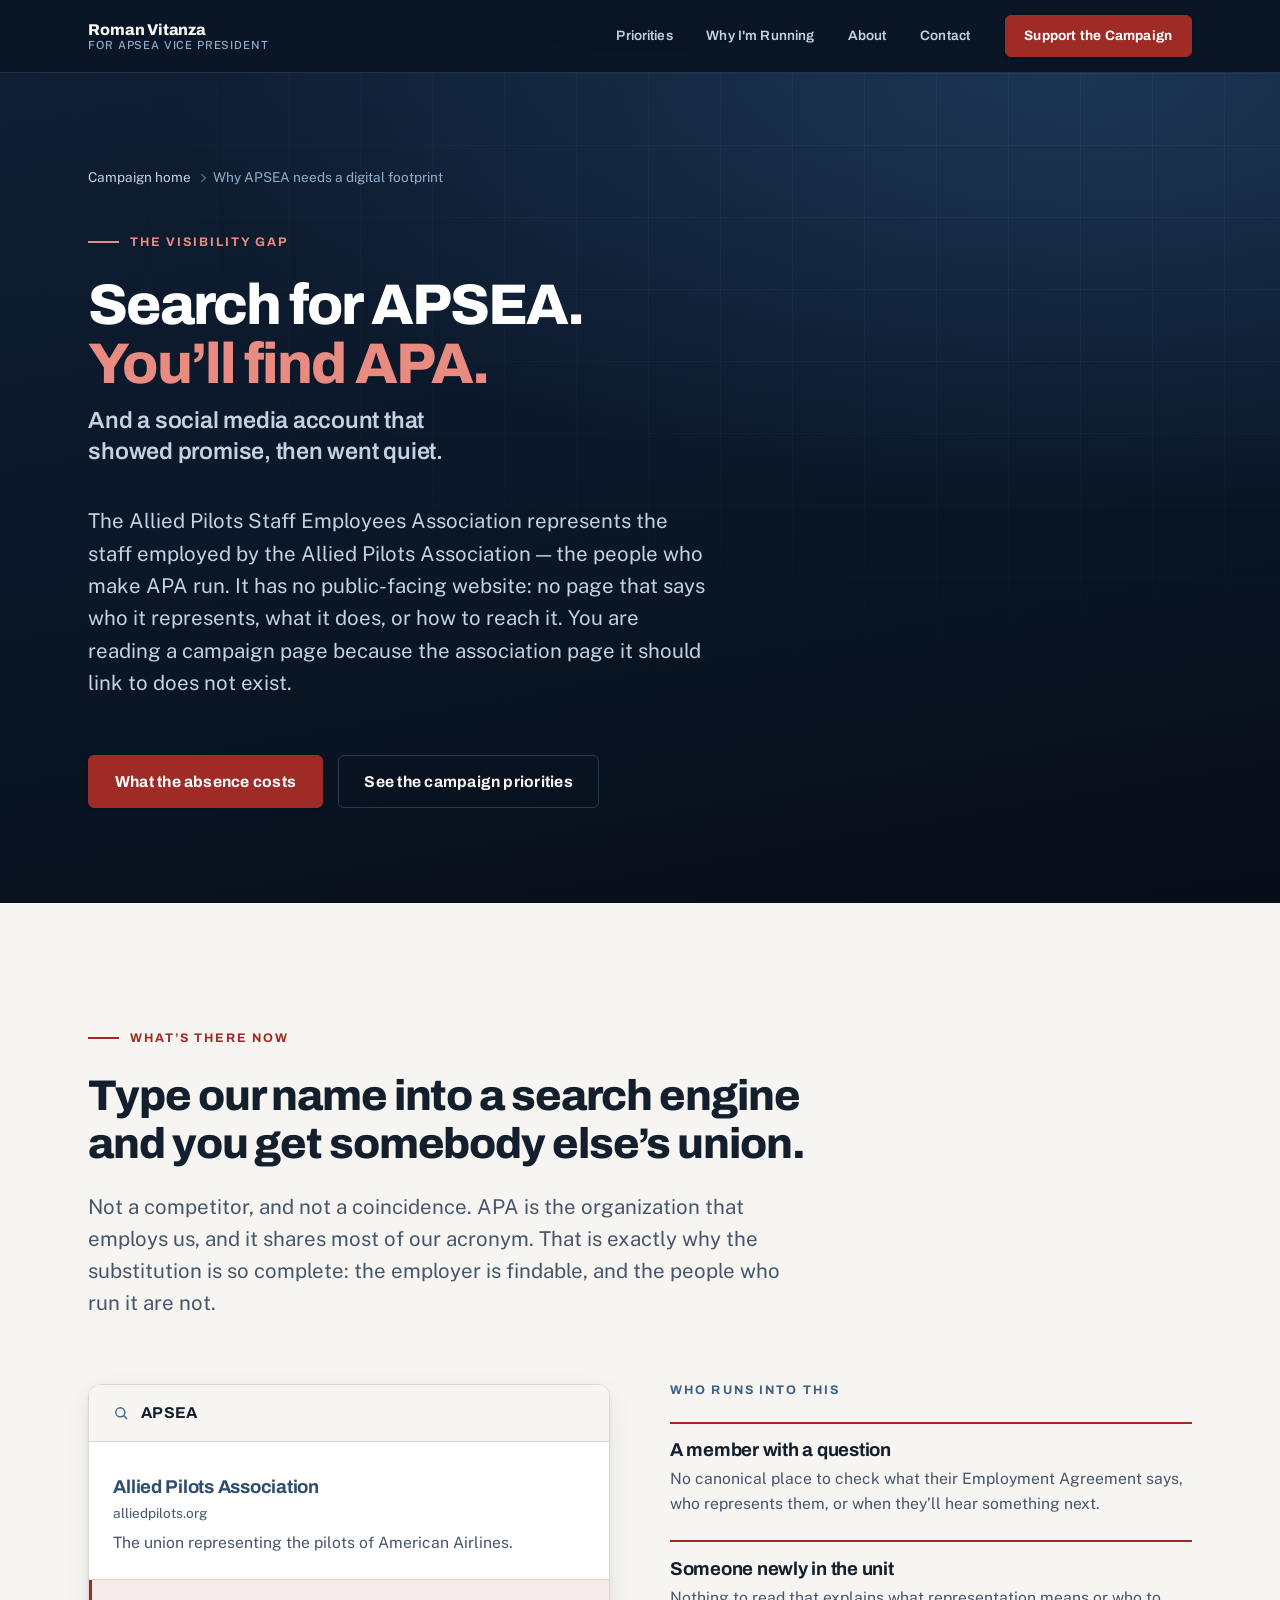
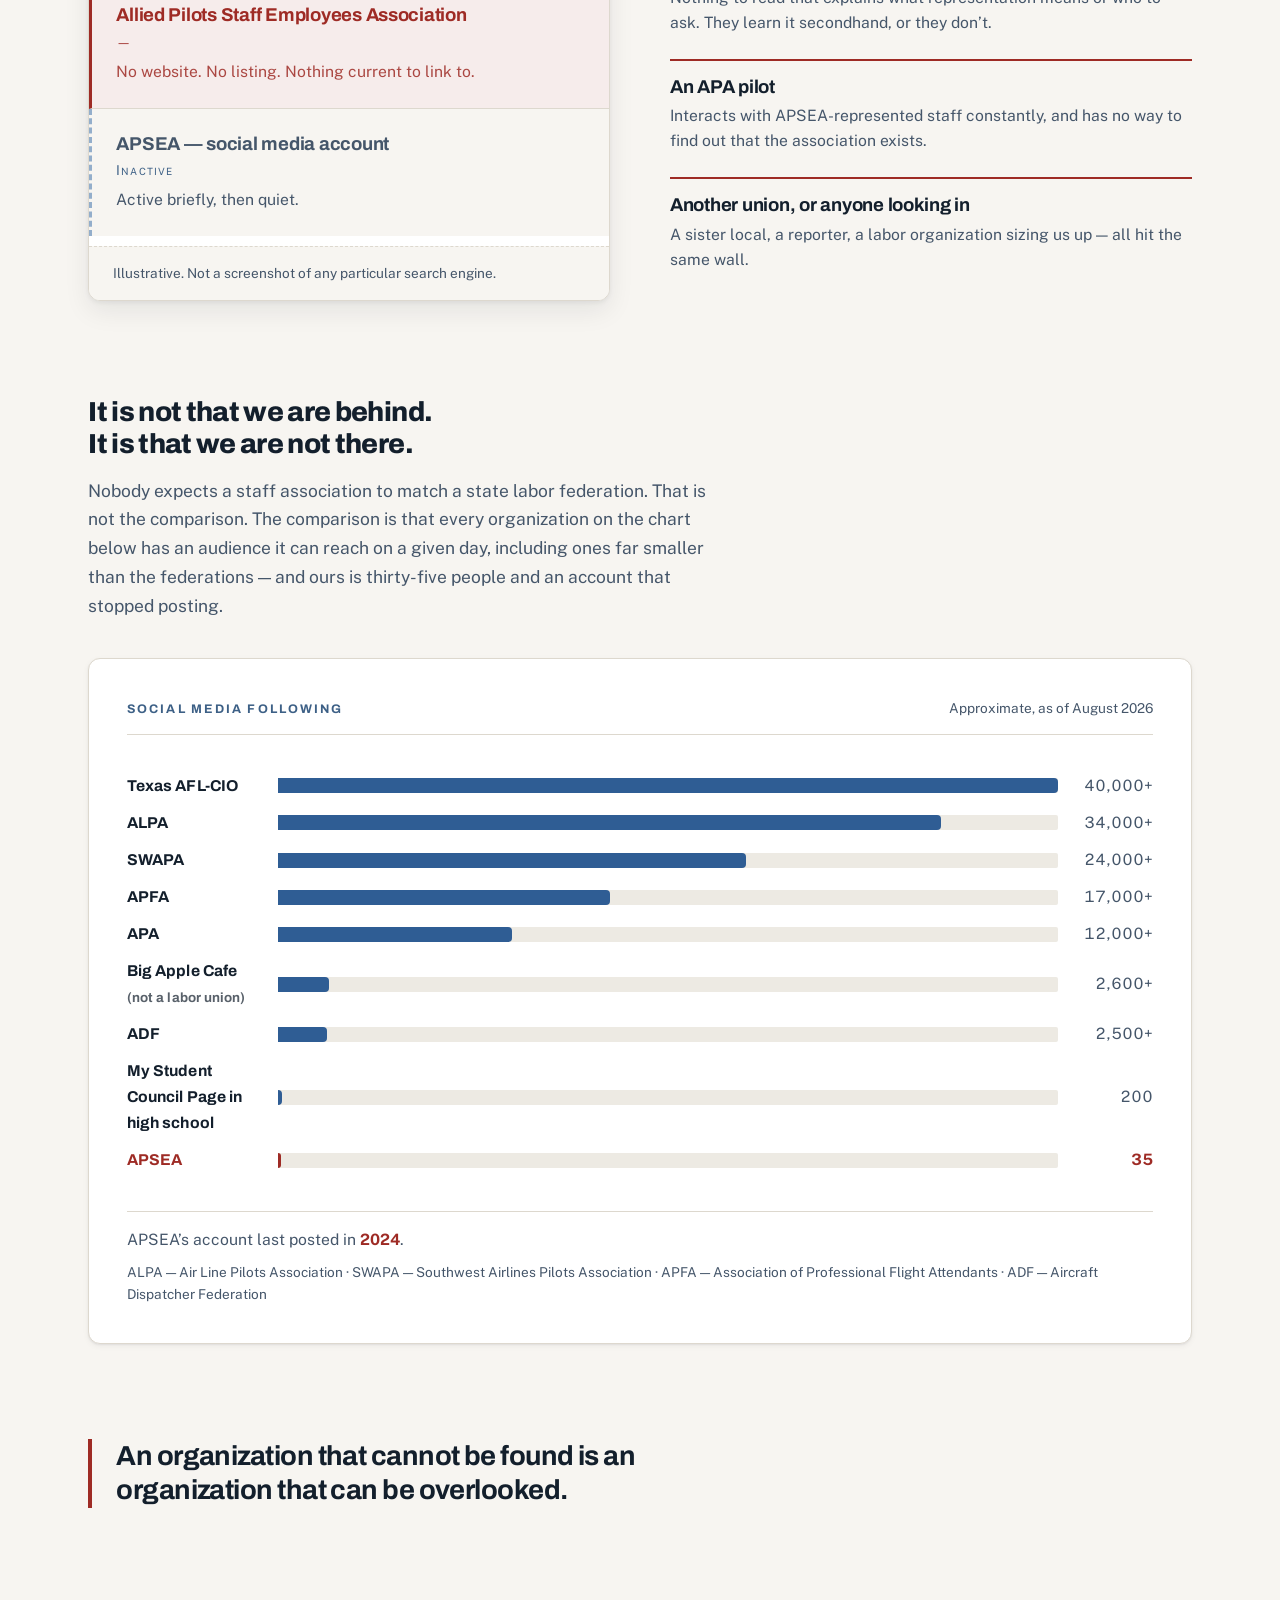
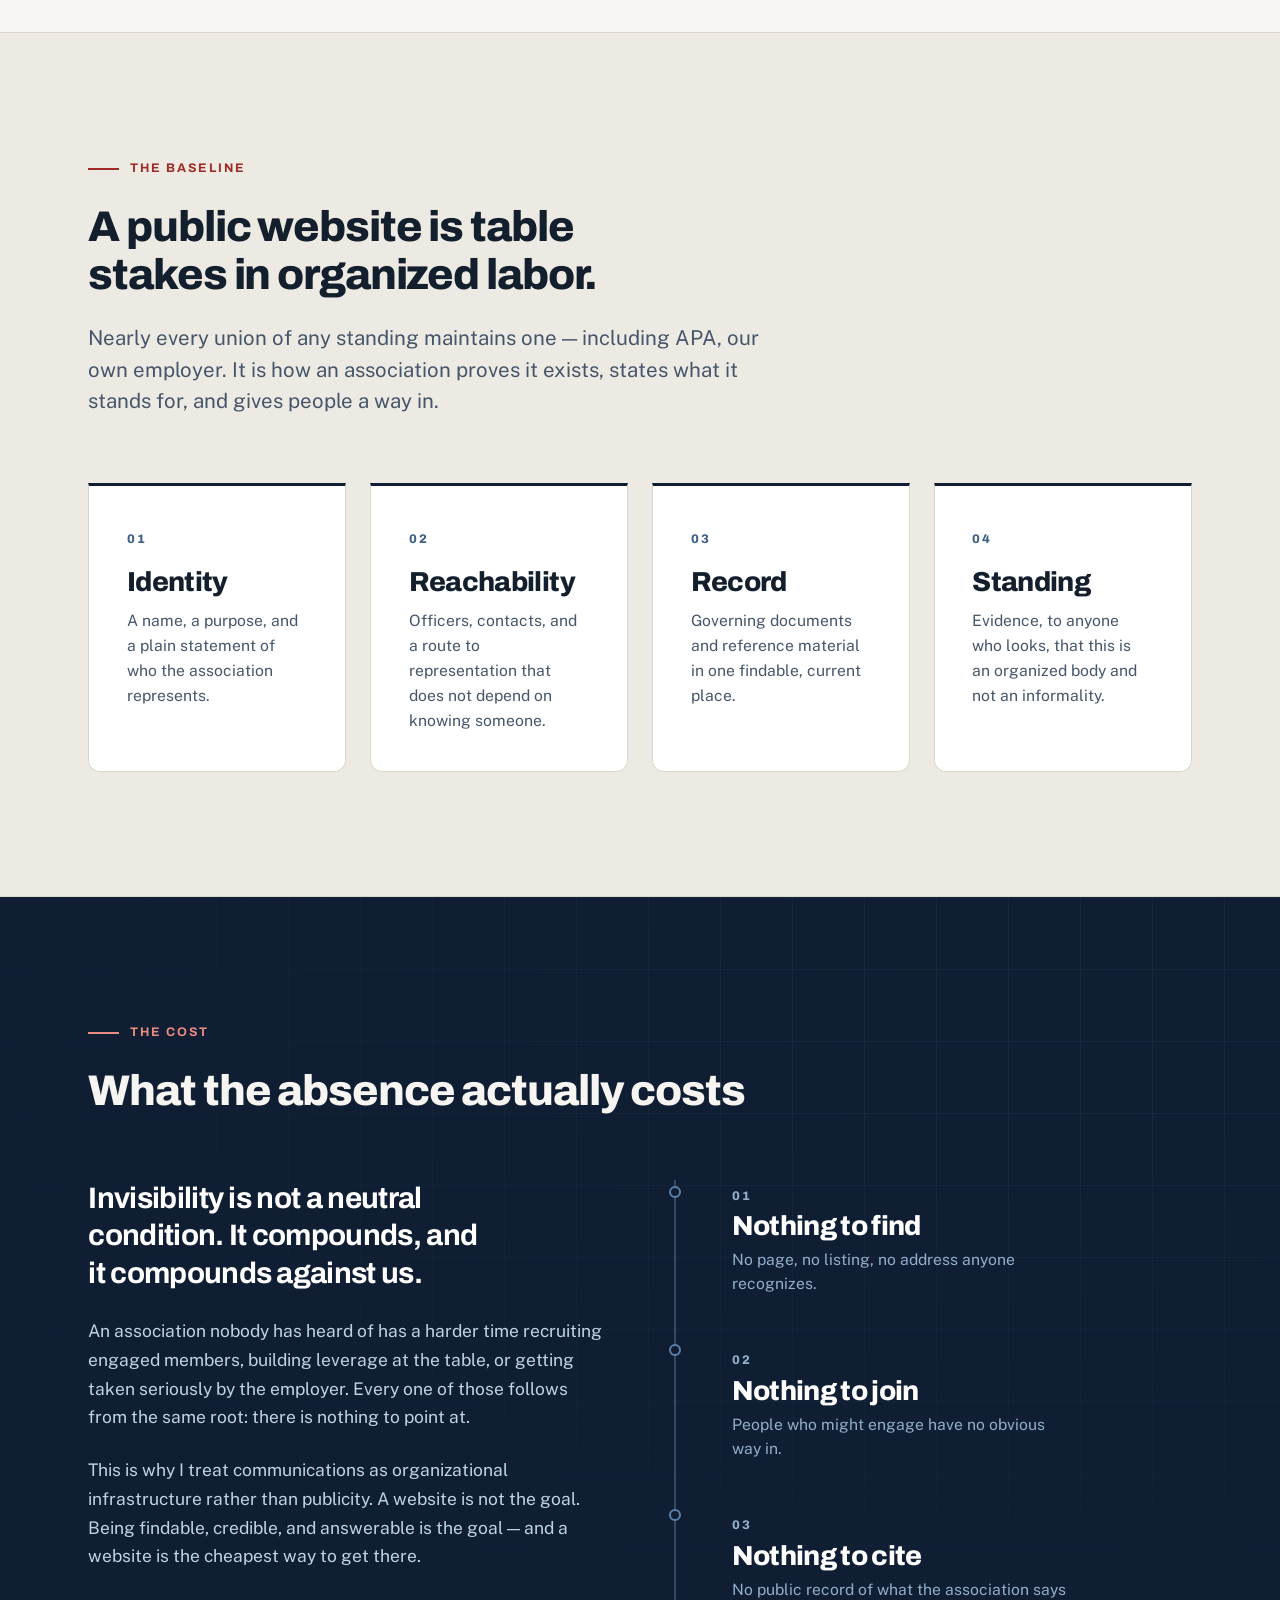
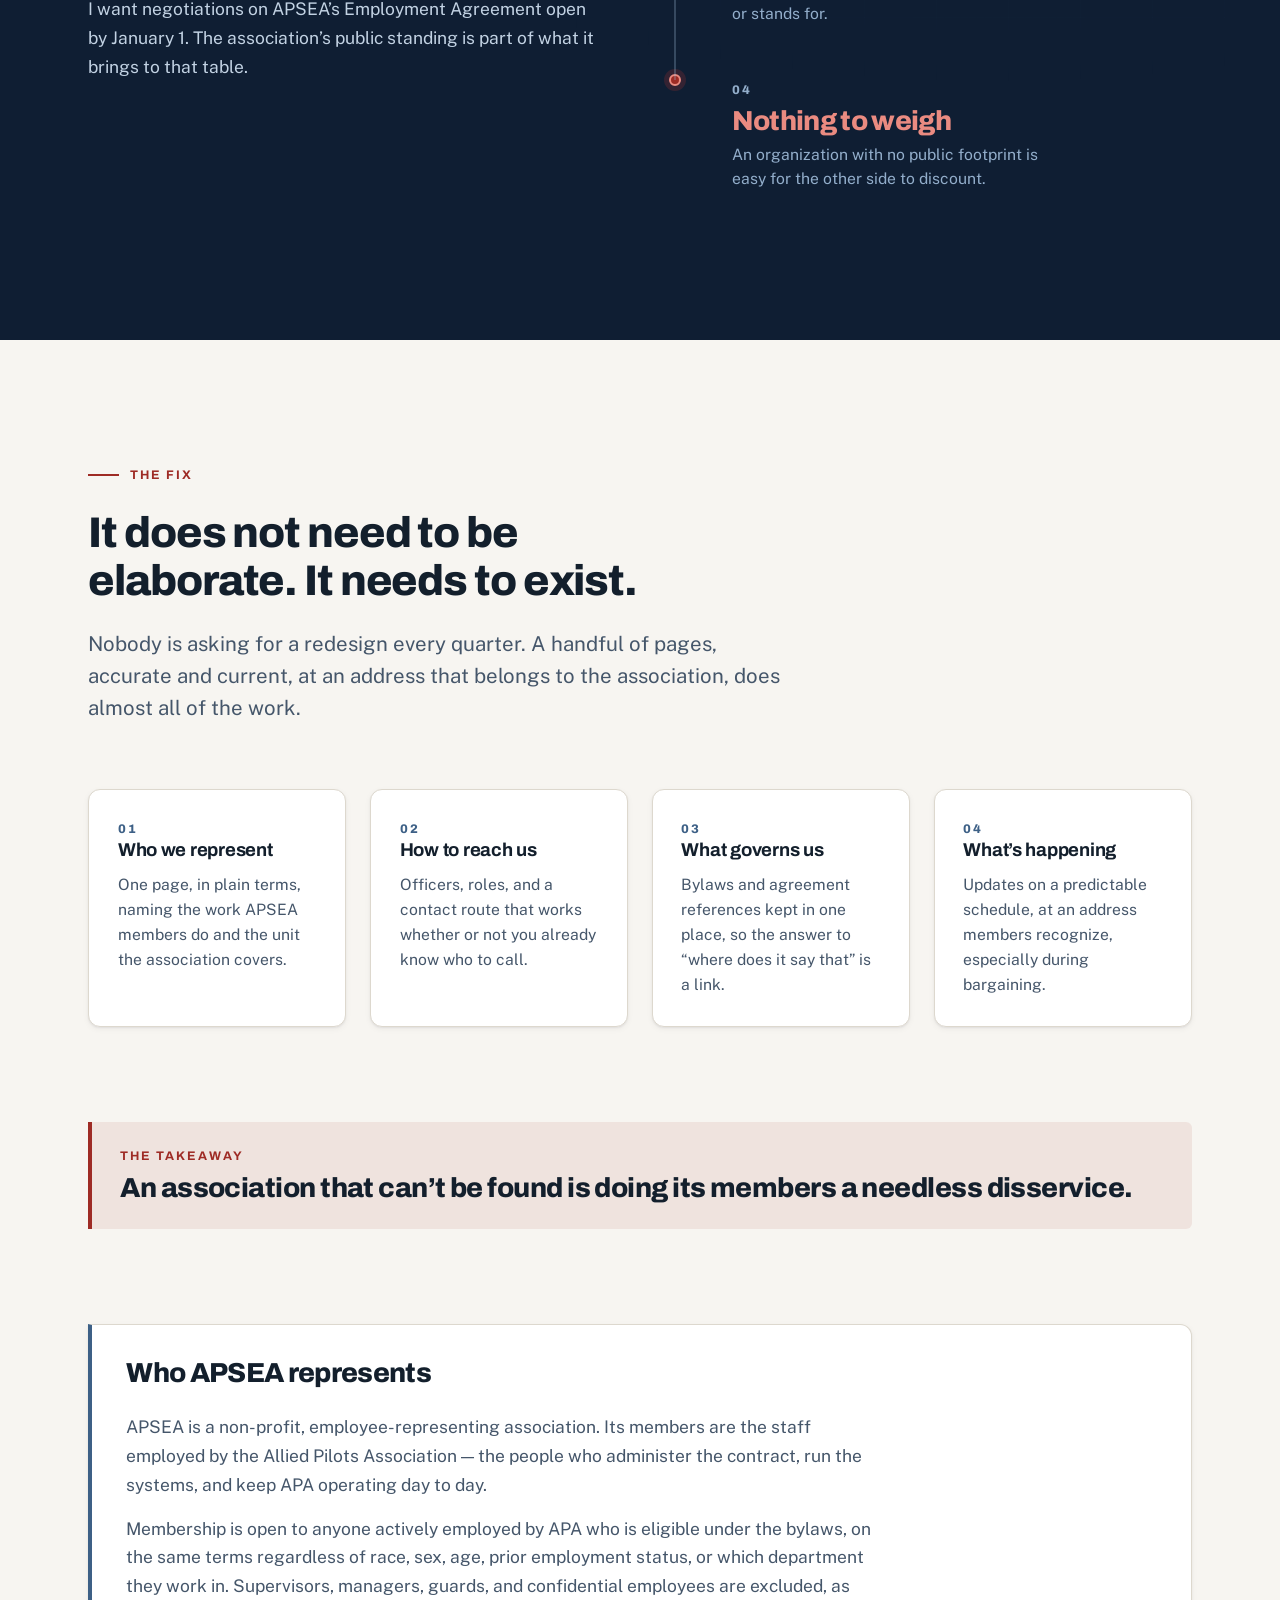
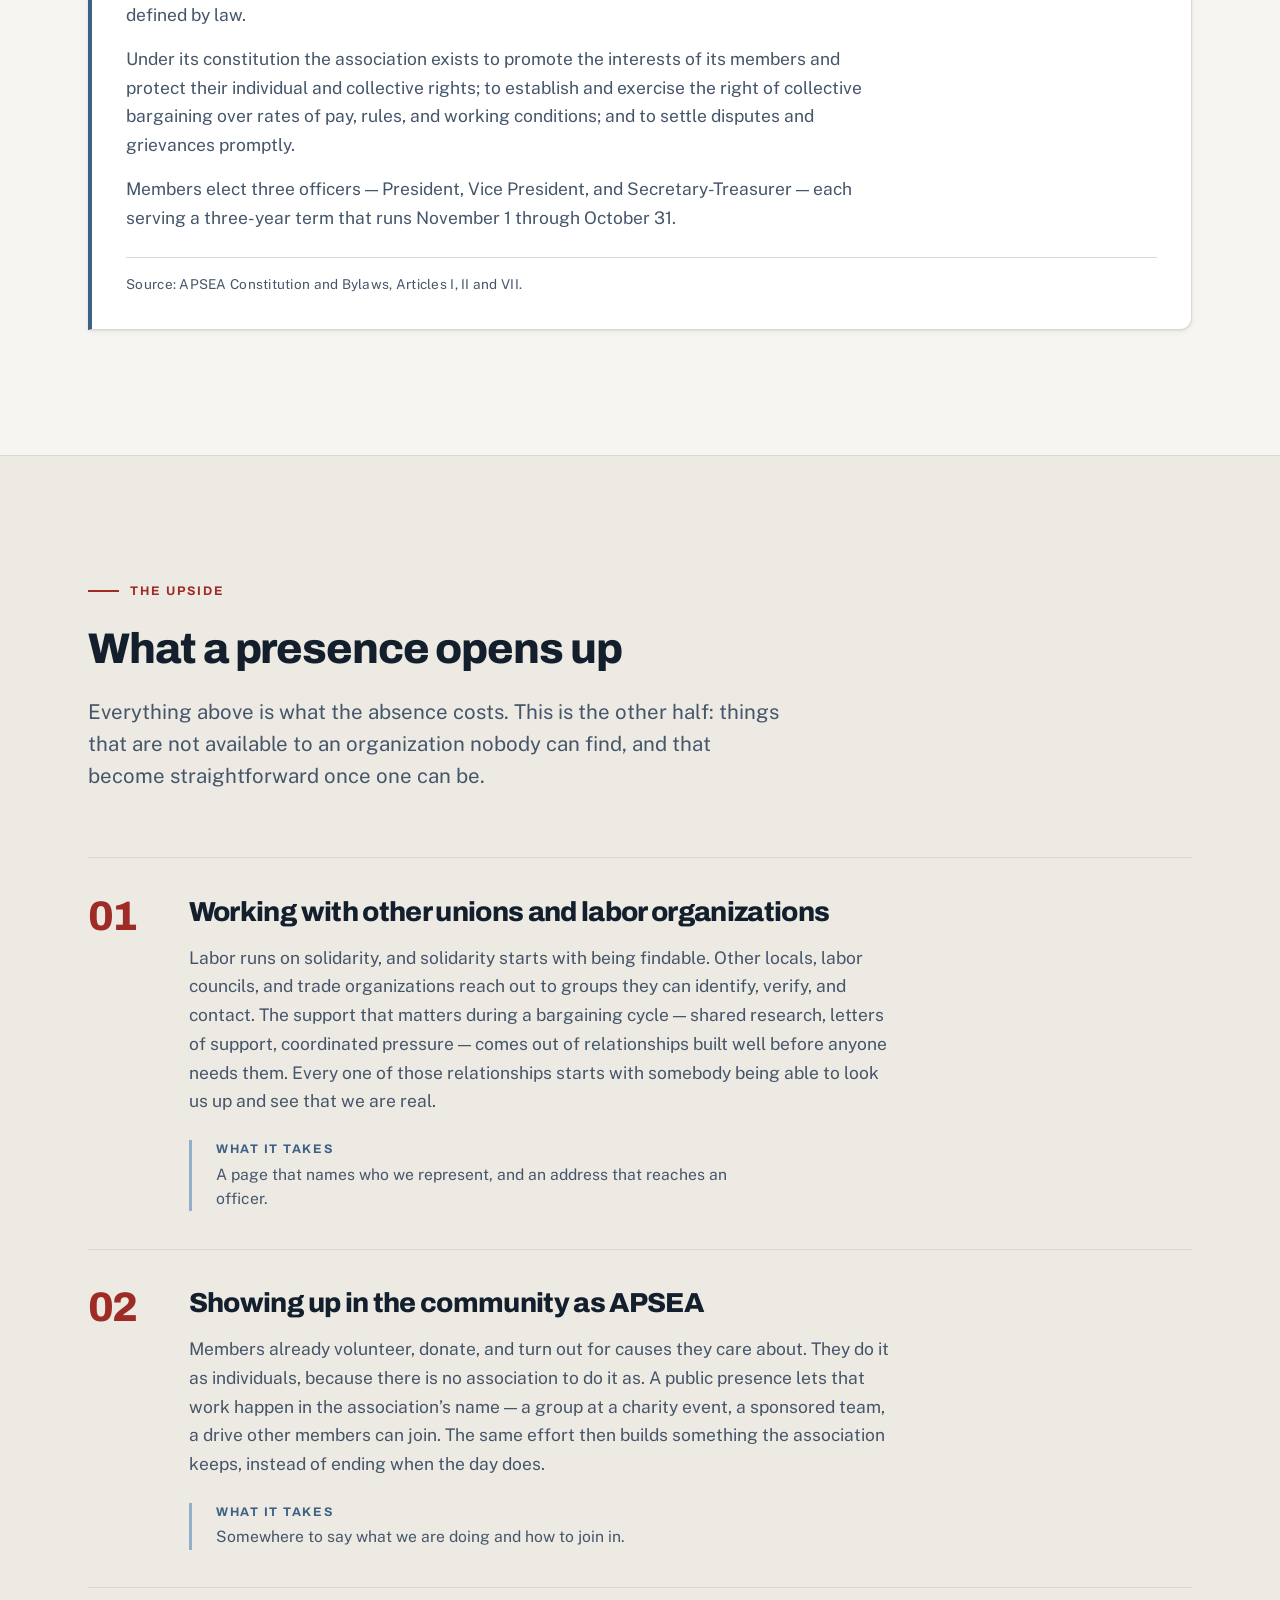
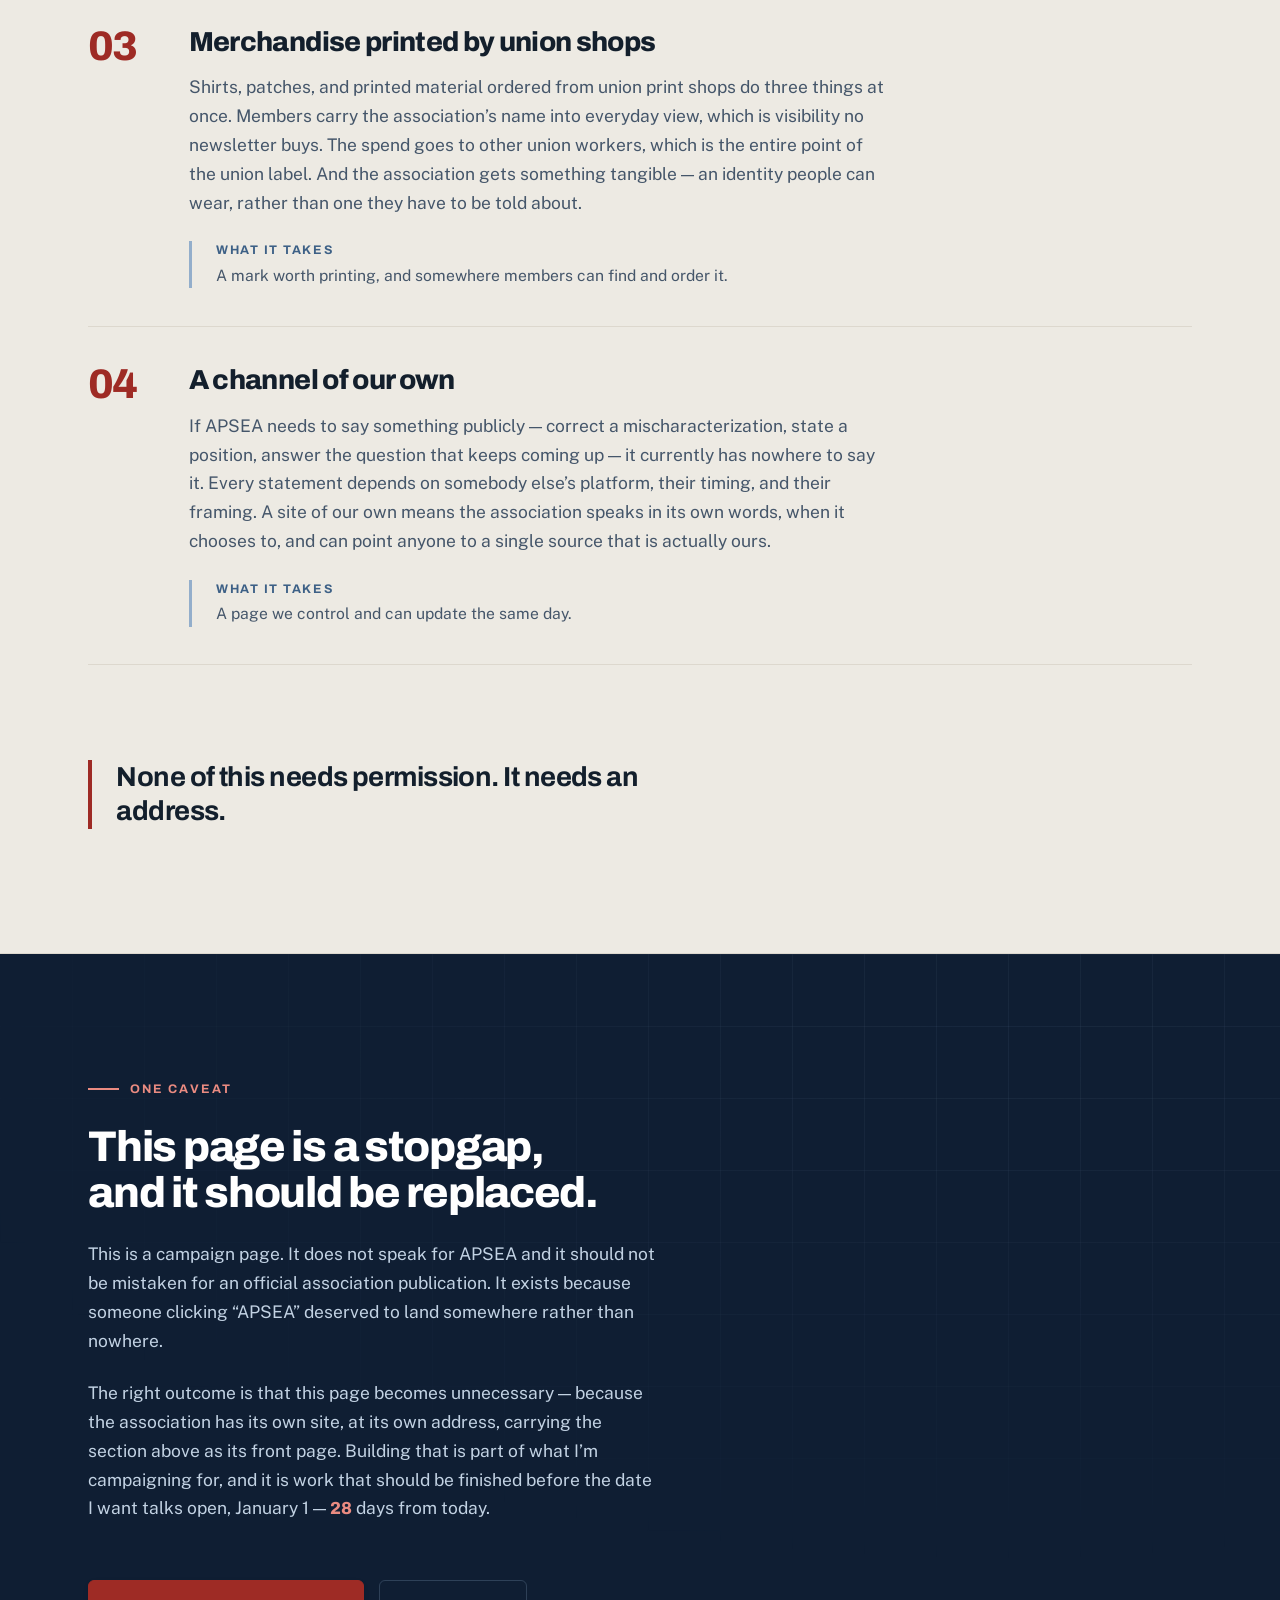
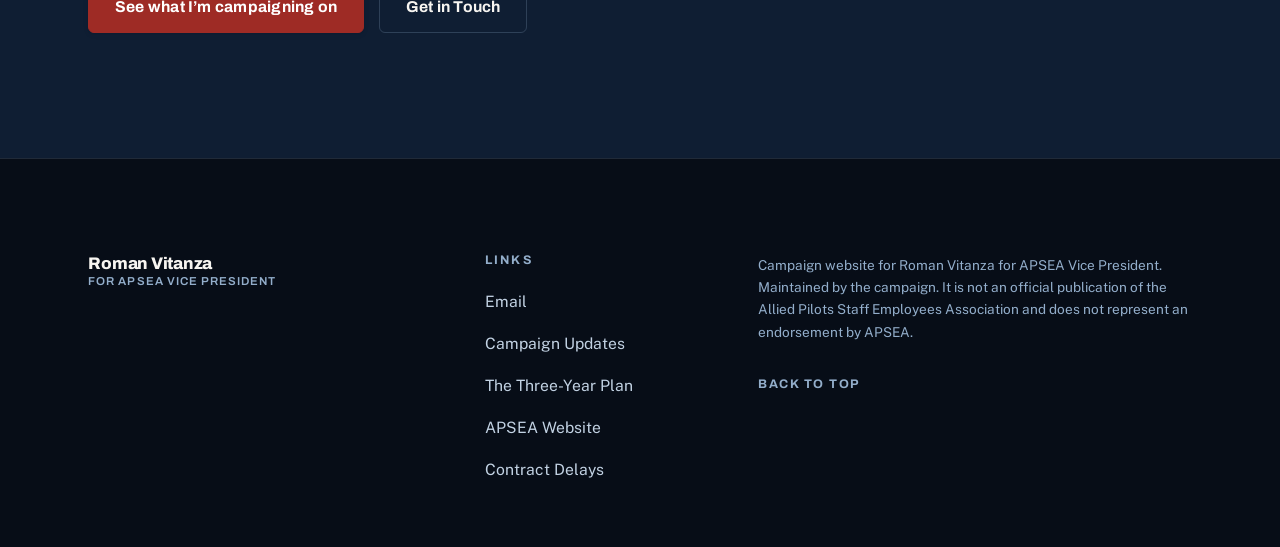
<file: visibility.html>
<!DOCTYPE html>
<html lang="en">
<head>
  <meta charset="utf-8">
  <meta name="viewport" content="width=device-width, initial-scale=1">
  <meta name="theme-color" content="#0f1e33">

  <!-- ============================================================
       SEO
       Canonical, og:url and og:image all point at the live domain.
       og-image.png is a real 1200x630 file in the repo root — if the
       domain ever moves, these four values and that file move with it.
       ============================================================ -->
  <title>Why APSEA needs a digital footprint | Roman Vitanza for APSEA Vice President</title>
  <meta name="description" content="Search for APSEA and you find APA. The Allied Pilots Staff Employees Association has no public-facing website. What that absence costs, what fixing it takes, and what a real presence opens up — working with other unions, showing up in the community, union-printed merchandise, and a channel of our own.">
  <link rel="canonical" href="https://romanforapsea.org/visibility.html">

  <!-- Open Graph / social preview -->
  <meta property="og:type" content="article">
  <meta property="og:site_name" content="Roman Vitanza for APSEA Vice President">
  <meta property="og:title" content="Why APSEA needs a digital footprint">
  <meta property="og:description" content="Search for APSEA and you find APA. The association that represents the people who make APA run has no public presence at all.">
  <meta property="og:url" content="https://romanforapsea.org/visibility.html">
  <meta property="og:image" content="https://romanforapsea.org/og-image.png">
  <meta property="og:image:alt" content="Why APSEA needs a digital footprint — Roman Vitanza for APSEA Vice President.">
  <meta name="twitter:card" content="summary_large_image">
  <meta name="twitter:title" content="Why APSEA needs a digital footprint">
  <meta name="twitter:description" content="Search for APSEA and you find APA. The association that represents the people who make APA run has no public presence at all.">
  <meta name="twitter:image" content="https://romanforapsea.org/og-image.png">

  <!-- Favicon: inline SVG rule-stack mark, no extra file required -->
  <link rel="icon" href="data:image/svg+xml,%3Csvg xmlns='http://www.w3.org/2000/svg' viewBox='0 0 64 64'%3E%3Crect width='64' height='64' rx='10' fill='%230f1e33'/%3E%3Crect x='14' y='19' width='36' height='6' rx='3' fill='%23f7f5f1'/%3E%3Crect x='14' y='30' width='22' height='6' rx='3' fill='%2393aecb'/%3E%3Crect x='14' y='41' width='30' height='6' rx='3' fill='%23b8352d'/%3E%3C/svg%3E">

  <!-- Typography: Archivo (display) + Public Sans (text), with full system fallbacks -->
  <link rel="preconnect" href="https://fonts.googleapis.com">
  <link rel="preconnect" href="https://fonts.gstatic.com" crossorigin>
  <link rel="stylesheet" href="https://fonts.googleapis.com/css2?family=Archivo:wght@600;700;800&family=Public+Sans:wght@400;500;600;700&display=swap">

  <link rel="stylesheet" href="style.css">

  <!-- Marks that JS is available so reveal animations never hide content
       for no-JS visitors. Kept inline and tiny to avoid a flash. -->
  <script>document.documentElement.classList.add('js');</script>

  <script src="script.js" defer></script>
</head>

<body>
  <a class="skip-link" href="#main">Skip to main content</a>

  <div class="scroll-progress" aria-hidden="true"><span class="scroll-progress__bar" data-scroll-progress></span></div>

  <!-- ============================================================
       HEADER / NAVIGATION
       Links point back to the campaign home page since this is a
       separate document.
       ============================================================ -->
  <header class="site-header" data-site-header>
    <div class="container site-header__inner">
      <a class="brand" href="index.html">
        <span class="brand__text">
          <span class="brand__name">Roman Vitanza</span>
          <span class="brand__role">for APSEA Vice President</span>
        </span>
      </a>

      <button
        class="nav-toggle"
        type="button"
        data-nav-toggle
        aria-expanded="false"
        aria-controls="primary-nav"
        aria-label="Open navigation menu">
        <span class="nav-toggle__box" aria-hidden="true">
          <span class="nav-toggle__bar"></span>
          <span class="nav-toggle__bar"></span>
          <span class="nav-toggle__bar"></span>
        </span>
        <span class="nav-toggle__label" data-nav-toggle-label>Menu</span>
      </button>

      <nav class="primary-nav" id="primary-nav" data-primary-nav aria-label="Primary">
        <ul class="primary-nav__list" role="list">
          <li><a class="primary-nav__link" href="index.html#priorities">Priorities</a></li>
          <li><a class="primary-nav__link" href="index.html#why-im-running">Why I'm Running</a></li>
          <li><a class="primary-nav__link" href="index.html#about">About</a></li>
          <li><a class="primary-nav__link" href="index.html#contact">Contact</a></li>
        </ul>
        <a class="btn btn--accent btn--sm primary-nav__cta" href="index.html#contact-form">Support the Campaign</a>
      </nav>
    </div>
  </header>

  <div class="nav-scrim" data-nav-scrim hidden></div>

  <main id="main">

    <!-- ============================================================
         MASTHEAD
         ============================================================ -->
    <section class="hero hero--page surface--navy" id="top" aria-labelledby="page-heading">
      <div class="blueprint" aria-hidden="true"></div>

      <div class="container hero__inner">
        <div class="hero__content">
          <nav class="crumb" aria-label="Breadcrumb">
            <ol class="crumb__list" role="list">
              <li><a href="index.html">Campaign home</a></li>
              <li aria-current="page">Why APSEA needs a digital footprint</li>
            </ol>
          </nav>

          <p class="eyebrow eyebrow--onDark">The visibility gap</p>

          <h1 class="hero__heading" id="page-heading">
            Search for APSEA.
            <span>You&rsquo;ll find APA.</span>
            <span class="hero__coda">And a social media account that showed promise, then went quiet.</span>
          </h1>

          <p class="hero__lede">
            The Allied Pilots Staff Employees Association represents the staff employed by the
            Allied Pilots Association &mdash; the people who make APA run. It has no public-facing
            website: no page that says who it represents, what it does, or how to reach it. You are
            reading a campaign page because the association page it should link to does not exist.
          </p>

          <div class="hero__actions">
            <a class="btn btn--accent" href="#what-it-costs">What the absence costs</a>
            <a class="btn btn--ghost" href="index.html#priorities">See the campaign priorities</a>
          </div>
        </div>
      </div>
    </section>

    <!-- ============================================================
         WHAT SOMEONE FINDS TODAY
         ============================================================ -->
    <section class="section section--paper" id="the-gap" aria-labelledby="gap-heading">
      <div class="container">
        <header class="section__head" data-reveal>
          <p class="eyebrow">What&rsquo;s there now</p>
          <h2 class="section__title" id="gap-heading">Type our name into a search engine and you get somebody else&rsquo;s union.</h2>
          <p class="section__lede">
            Not a competitor, and not a coincidence. APA is the organization that employs us, and
            it shares most of our acronym. That is exactly why the substitution is so complete: the
            employer is findable, and the people who run it are not.
          </p>
        </header>

        <div class="gap__grid">
          <!-- Schematic illustration, deliberately unbranded: this is a
               diagram of an outcome, not a copy of any search product. -->
          <figure class="serp" data-reveal>
            <div class="serp__bar">
              <span class="serp__icon" aria-hidden="true">
                <svg viewBox="0 0 24 24" fill="none" stroke="currentColor" stroke-width="2" stroke-linecap="round" focusable="false">
                  <circle cx="10.5" cy="10.5" r="6.5"/><path d="m15.5 15.5 4 4"/>
                </svg>
              </span>
              <span class="serp__query">APSEA</span>
            </div>

            <ol class="serp__results" role="list">
              <li class="serp__result">
                <p class="serp__title">Allied Pilots Association</p>
                <p class="serp__url">alliedpilots.org</p>
                <p class="serp__snippet">The union representing the pilots of American Airlines.</p>
              </li>
              <li class="serp__result serp__result--missing">
                <p class="serp__title">Allied Pilots Staff Employees Association</p>
                <p class="serp__url">&mdash;</p>
                <p class="serp__snippet">No website. No listing. Nothing current to link to.</p>
              </li>
              <li class="serp__result serp__result--stale">
                <p class="serp__title">APSEA &mdash; social media account</p>
                <p class="serp__url">Inactive</p>
                <p class="serp__snippet">
                  Active briefly, then quiet.
                </p>
              </li>
            </ol>
            <figcaption class="serp__caption">
              Illustrative. Not a screenshot of any particular search engine.
            </figcaption>
          </figure>

          <div class="gap__copy" data-reveal>
            <h3 class="gap__title">Who runs into this</h3>
            <ul class="stack" role="list">
              <li class="stack__item">
                <span class="stack__name">A member with a question</span>
                <span class="stack__note">
                  No canonical place to check what their Employment Agreement says, who represents
                  them, or when they&rsquo;ll hear something next.
                </span>
              </li>
              <li class="stack__item">
                <span class="stack__name">Someone newly in the unit</span>
                <span class="stack__note">
                  Nothing to read that explains what representation means or who to ask. They learn
                  it secondhand, or they don&rsquo;t.
                </span>
              </li>
              <li class="stack__item">
                <span class="stack__name">An APA pilot</span>
                <span class="stack__note">
                  Interacts with APSEA-represented staff constantly, and has no way to find out that
                  the association exists.
                </span>
              </li>
              <li class="stack__item">
                <span class="stack__name">Another union, or anyone looking in</span>
                <span class="stack__note">
                  A sister local, a reporter, a labor organization sizing us up &mdash; all hit the
                  same wall.
                </span>
              </li>
            </ul>
          </div>
        </div>


        <!-- ============================================================
             SOCIAL REACH COMPARISON
             ------------------------------------------------------------
             Figures are approximate and supplied by the campaign. They go
             stale — if this is still up months from now, re-check them and
             move the "as of" date, or drop the section. Every value is
             printed as text, so the bars are decorative and marked
             aria-hidden; screen readers get the numbers either way.

             Bar widths are percentages of the largest figure. APSEA's is
             0.09%, which rounds to nothing on screen, so the fill carries
             a 3px minimum — a visible sliver rather than a blank row that
             would read as a rendering fault.
             ============================================================ -->
        <div class="reach-intro" data-reveal>
          <h3 class="reach-intro__title">It is not that we are behind. It is that we are not there.</h3>
          <p class="reach-intro__copy">
            Nobody expects a staff association to match a state labor federation. That is not the
            comparison. The comparison is that every organization on the chart below has an audience it
            can reach on a given day, including ones far smaller than the federations &mdash; and
            ours is thirty-five people and an account that stopped posting.
          </p>
        </div>

        <figure class="reach" data-reveal>
          <figcaption class="reach__caption">
            <span class="reach__title">Social media following</span>
            <span class="reach__note">Approximate, as of August 2026</span>
          </figcaption>

          <ol class="reach__list" role="list">
            <li class="reach__row">
              <span class="reach__name">Texas AFL-CIO</span>
              <span class="reach__track" aria-hidden="true"><span class="reach__bar" style="width:100%"></span></span>
              <span class="reach__value">40,000+</span>
            </li>
            <li class="reach__row">
              <span class="reach__name">ALPA</span>
              <span class="reach__track" aria-hidden="true"><span class="reach__bar" style="width:85%"></span></span>
              <span class="reach__value">34,000+</span>
            </li>
            <li class="reach__row">
              <span class="reach__name">SWAPA</span>
              <span class="reach__track" aria-hidden="true"><span class="reach__bar" style="width:60%"></span></span>
              <span class="reach__value">24,000+</span>
            </li>
            <li class="reach__row">
              <span class="reach__name">APFA</span>
              <span class="reach__track" aria-hidden="true"><span class="reach__bar" style="width:42.5%"></span></span>
              <span class="reach__value">17,000+</span>
            </li>
            <li class="reach__row">
              <span class="reach__name">APA</span>
              <span class="reach__track" aria-hidden="true"><span class="reach__bar" style="width:30%"></span></span>
              <span class="reach__value">12,000+</span>
            </li>
            <li class="reach__row">
              <span class="reach__name">Big Apple Cafe <span style="font-size: 0.85em; opacity: 0.7;">(not a labor union)</span></span>
              <span class="reach__track" aria-hidden="true"><span class="reach__bar" style="width:6.5%"></span></span>
              <span class="reach__value">2,600+</span>
            </li>
            <li class="reach__row">
              <span class="reach__name">ADF</span>
              <span class="reach__track" aria-hidden="true"><span class="reach__bar" style="width:6.25%"></span></span>
              <span class="reach__value">2,500+</span>
            </li>
            <li class="reach__row">
              <span class="reach__name">My Student Council Page in high school</span>
              <span class="reach__track" aria-hidden="true"><span class="reach__bar" style="width:0.5%"></span></span>
              <span class="reach__value">200</span>
            </li>
            <li class="reach__row reach__row--us">
              <span class="reach__name">APSEA</span>
              <span class="reach__track" aria-hidden="true"><span class="reach__bar" style="width:0.09%"></span></span>
              <span class="reach__value">35</span>
            </li>
          </ol>

          <p class="reach__foot">
            APSEA&rsquo;s account last posted in <strong>2024</strong>.
          </p>
          <p class="reach__key">
            ALPA &mdash; Air Line Pilots Association &middot;
            SWAPA &mdash; Southwest Airlines Pilots Association &middot;
            APFA &mdash; Association of Professional Flight Attendants &middot;
            ADF &mdash; Aircraft Dispatcher Federation
          </p>
        </figure>

        <p class="before__pull" data-reveal>
          An organization that cannot be found is an organization that can be overlooked.
        </p>
      </div>
    </section>

    <!-- ============================================================
         EVERY OTHER UNION HAS ONE
         ============================================================ -->
    <section class="section section--alt" id="table-stakes" aria-labelledby="stakes-heading">
      <div class="container">
        <header class="section__head" data-reveal>
          <p class="eyebrow">The baseline</p>
          <h2 class="section__title" id="stakes-heading">A public website is table stakes in organized labor.</h2>
          <p class="section__lede">
            Nearly every union of any standing maintains one &mdash; including APA, our own
            employer. It is how an association proves it exists, states what it stands for, and
            gives people a way in.
          </p>
        </header>

        <ul class="expect__grid" role="list" data-reveal-group>
          <li class="expect__card" data-reveal>
            <span class="expect__index" aria-hidden="true">01</span>
            <h3 class="expect__title">Identity</h3>
            <p class="expect__copy">A name, a purpose, and a plain statement of who the association represents.</p>
          </li>
          <li class="expect__card" data-reveal>
            <span class="expect__index" aria-hidden="true">02</span>
            <h3 class="expect__title">Reachability</h3>
            <p class="expect__copy">Officers, contacts, and a route to representation that does not depend on knowing someone.</p>
          </li>
          <li class="expect__card" data-reveal>
            <span class="expect__index" aria-hidden="true">03</span>
            <h3 class="expect__title">Record</h3>
            <p class="expect__copy">Governing documents and reference material in one findable, current place.</p>
          </li>
          <li class="expect__card" data-reveal>
            <span class="expect__index" aria-hidden="true">04</span>
            <h3 class="expect__title">Standing</h3>
            <p class="expect__copy">Evidence, to anyone who looks, that this is an organized body and not an informality.</p>
          </li>
        </ul>
      </div>
    </section>

    <!-- ============================================================
         WHAT THE ABSENCE COSTS
         ============================================================ -->
    <section class="section surface--navy matters" id="what-it-costs" aria-labelledby="costs-heading">
      <div class="blueprint" aria-hidden="true"></div>
      <div class="container matters__inner">
        <header class="section__head" data-reveal>
          <p class="eyebrow eyebrow--onDark">The cost</p>
          <h2 class="section__title" id="costs-heading">What the absence actually costs</h2>
        </header>

        <div class="matters__grid">
          <div class="matters__lead" data-reveal>
            <p class="matters__statement">
              Invisibility is not a neutral condition. It compounds, and it compounds against us.
            </p>
            <p class="matters__copy">
              An association nobody has heard of has a harder time recruiting engaged members,
              building leverage at the table, or getting taken seriously by the employer. Every one of
              those follows from the same root: there is nothing to point at.
            </p>
            <p class="matters__copy">
              This is why I treat communications as organizational infrastructure rather than
              publicity. A website is not the goal. Being findable, credible, and answerable is the
              goal &mdash; and a website is the cheapest way to get there.
            </p>
            <p class="matters__copy">
              I want negotiations on APSEA&rsquo;s Employment Agreement open by January 1. The
              association&rsquo;s public standing is part of what it brings to that table.
            </p>
          </div>

          <ol class="chain" role="list" data-reveal aria-label="How invisibility compounds">
            <li class="chain__link">
              <span class="chain__step" aria-hidden="true">01</span>
              <h3 class="chain__name">Nothing to find</h3>
              <p class="chain__note">No page, no listing, no address anyone recognizes.</p>
            </li>
            <li class="chain__link">
              <span class="chain__step" aria-hidden="true">02</span>
              <h3 class="chain__name">Nothing to join</h3>
              <p class="chain__note">People who might engage have no obvious way in.</p>
            </li>
            <li class="chain__link">
              <span class="chain__step" aria-hidden="true">03</span>
              <h3 class="chain__name">Nothing to cite</h3>
              <p class="chain__note">No public record of what the association says or stands for.</p>
            </li>
            <li class="chain__link chain__link--terminal">
              <span class="chain__step" aria-hidden="true">04</span>
              <h3 class="chain__name">Nothing to weigh</h3>
              <p class="chain__note">An organization with no public footprint is easy for the other side to discount.</p>
            </li>
          </ol>
        </div>
      </div>
    </section>

    <!-- ============================================================
         WHAT FIXING IT LOOKS LIKE
         ============================================================ -->
    <section class="section section--paper" id="the-fix" aria-labelledby="fix-heading">
      <div class="container">
        <header class="section__head" data-reveal>
          <p class="eyebrow">The fix</p>
          <h2 class="section__title" id="fix-heading">It does not need to be elaborate. It needs to exist.</h2>
          <p class="section__lede">
            Nobody is asking for a redesign every quarter. A handful of pages, accurate and current,
            at an address that belongs to the association, does almost all of the work.
          </p>
        </header>

        <ol class="foundation" role="list" data-reveal-group>
          <li class="foundation__item" data-reveal>
            <span class="foundation__index" aria-hidden="true">01</span>
            <h3 class="foundation__title">Who we represent</h3>
            <p class="foundation__copy">
              One page, in plain terms, naming the work APSEA members do and the unit the association
              covers.
            </p>
          </li>
          <li class="foundation__item" data-reveal>
            <span class="foundation__index" aria-hidden="true">02</span>
            <h3 class="foundation__title">How to reach us</h3>
            <p class="foundation__copy">
              Officers, roles, and a contact route that works whether or not you already know who to
              call.
            </p>
          </li>
          <li class="foundation__item" data-reveal>
            <span class="foundation__index" aria-hidden="true">03</span>
            <h3 class="foundation__title">What governs us</h3>
            <p class="foundation__copy">
              Bylaws and agreement references kept in one place, so the answer to &ldquo;where does
              it say that&rdquo; is a link.
            </p>
          </li>
          <li class="foundation__item" data-reveal>
            <span class="foundation__index" aria-hidden="true">04</span>
            <h3 class="foundation__title">What&rsquo;s happening</h3>
            <p class="foundation__copy">
              Updates on a predictable schedule, at an address members recognize, especially during
              bargaining.
            </p>
          </li>
        </ol>

        <p class="takeaway takeaway--wide" data-reveal>
          <span class="takeaway__label">The takeaway</span>
          <span class="takeaway__text">
            An association that can&rsquo;t be found is doing its members a needless disservice.
          </span>
        </p>

        <!-- ============================================================
             ABOUT APSEA
             ------------------------------------------------------------
             Every statement below is drawn from the APSEA Constitution and
             Bylaws (Articles I, II and VII). Keep it that way — this is the
             paragraph an outside reader will trust or not, so it should not
             drift into anything the governing document does not support.
             ============================================================ -->
        <section class="factbox" aria-labelledby="who-heading" data-reveal>
          <h3 class="factbox__title" id="who-heading">Who APSEA represents</h3>

          <p class="factbox__copy">
            APSEA is a non-profit, employee-representing association. Its members are the staff
            employed by the Allied Pilots Association &mdash; the people who administer the
            contract, run the systems, and keep APA operating day to day.
          </p>
          <p class="factbox__copy">
            Membership is open to anyone actively employed by APA who is eligible under the bylaws,
            on the same terms regardless of race, sex, age, prior employment status, or which
            department they work in. Supervisors, managers, guards, and confidential employees are
            excluded, as defined by law.
          </p>
          <p class="factbox__copy">
            Under its constitution the association exists to promote the interests of its members
            and protect their individual and collective rights; to establish and exercise the right
            of collective bargaining over rates of pay, rules, and working conditions; and to settle
            disputes and grievances promptly.
          </p>
          <p class="factbox__copy">
            Members elect three officers &mdash; President, Vice President, and Secretary-Treasurer
            &mdash; each serving a three-year term that runs November 1 through October 31.
          </p>

          <p class="factbox__source">
            Source: APSEA Constitution and Bylaws, Articles I, II and VII.
          </p>
        </section>
      </div>
    </section>


    <!-- ============================================================
         WHAT A PRESENCE OPENS UP
         ------------------------------------------------------------
         Everything before this section argues from absence and cost.
         This is the other half of the case: the things that are simply
         unavailable to an organization nobody can find.

         Framed as what becomes possible, not as promises. A Vice
         President cannot unilaterally deliver any of it, and the page
         should not imply otherwise.
         ============================================================ -->
    <section class="section section--alt" id="what-it-opens" aria-labelledby="opens-heading">
      <div class="container">
        <header class="section__head" data-reveal>
          <p class="eyebrow">The upside</p>
          <h2 class="section__title" id="opens-heading">What a presence opens up</h2>
          <p class="section__lede">
            Everything above is what the absence costs. This is the other half: things that are not
            available to an organization nobody can find, and that become straightforward once one
            can be.
          </p>
        </header>

        <ol class="opens" role="list" data-reveal-group>
          <li class="opens__item" data-reveal>
            <span class="opens__index" aria-hidden="true">01</span>
            <div class="opens__body">
              <h3 class="opens__title">Working with other unions and labor organizations</h3>
              <p class="opens__copy">
                Labor runs on solidarity, and solidarity starts with being findable. Other locals,
                labor councils, and trade organizations reach out to groups they can identify,
                verify, and contact. The support that matters during a bargaining cycle &mdash;
                shared research, letters of support, coordinated pressure &mdash; comes out of
                relationships built well before anyone needs them. Every one of those relationships
                starts with somebody being able to look us up and see that we are real.
              </p>
              <p class="opens__needs">
                <span class="opens__needsLabel">What it takes</span>
                A page that names who we represent, and an address that reaches an officer.
              </p>
            </div>
          </li>

          <li class="opens__item" data-reveal>
            <span class="opens__index" aria-hidden="true">02</span>
            <div class="opens__body">
              <h3 class="opens__title">Showing up in the community as APSEA</h3>
              <p class="opens__copy">
                Members already volunteer, donate, and turn out for causes they care about. They do
                it as individuals, because there is no association to do it as. A public presence
                lets that work happen in the association&rsquo;s name &mdash; a group at a charity
                event, a sponsored team, a drive other members can join. The same effort then builds
                something the association keeps, instead of ending when the day does.
              </p>
              <p class="opens__needs">
                <span class="opens__needsLabel">What it takes</span>
                Somewhere to say what we are doing and how to join in.
              </p>
            </div>
          </li>

          <li class="opens__item" data-reveal>
            <span class="opens__index" aria-hidden="true">03</span>
            <div class="opens__body">
              <h3 class="opens__title">Merchandise printed by union shops</h3>
              <p class="opens__copy">
                Shirts, patches, and printed material ordered from union print shops do three things
                at once. Members carry the association&rsquo;s name into everyday view, which is
                visibility no newsletter buys. The spend goes to other union workers, which is the
                entire point of the union label. And the association gets something tangible &mdash;
                an identity people can wear, rather than one they have to be told about.
              </p>
              <p class="opens__needs">
                <span class="opens__needsLabel">What it takes</span>
                A mark worth printing, and somewhere members can find and order it.
              </p>
            </div>
          </li>

          <li class="opens__item" data-reveal>
            <span class="opens__index" aria-hidden="true">04</span>
            <div class="opens__body">
              <h3 class="opens__title">A channel of our own</h3>
              <p class="opens__copy">
                If APSEA needs to say something publicly &mdash; correct a mischaracterization,
                state a position, answer the question that keeps coming up &mdash; it currently has
                nowhere to say it. Every statement depends on somebody else&rsquo;s platform, their
                timing, and their framing. A site of our own means the association speaks in its own
                words, when it chooses to, and can point anyone to a single source that is actually
                ours.
              </p>
              <p class="opens__needs">
                <span class="opens__needsLabel">What it takes</span>
                A page we control and can update the same day.
              </p>
            </div>
          </li>
        </ol>

        <p class="before__pull" data-reveal>
          None of this needs permission. It needs an address.
        </p>
      </div>
    </section>

    <!-- ============================================================
         STOPGAP NOTE + CLOSING CTA
         ============================================================ -->
    <section class="section surface--navy closing" id="stopgap" aria-labelledby="stopgap-heading">
      <div class="blueprint" aria-hidden="true"></div>
      <div class="container closing__inner closing__inner--single">
        <div class="closing__pitch" data-reveal>
          <p class="eyebrow eyebrow--onDark">One caveat</p>
          <h2 class="closing__heading" id="stopgap-heading">
            This page is a stopgap, and it should be replaced.
          </h2>
          <p class="closing__copy">
            This is a campaign page. It does not speak for APSEA and it should not be mistaken for
            an official association publication. It exists because someone clicking
            &ldquo;APSEA&rdquo; deserved to land somewhere rather than nowhere.
          </p>
          <p class="closing__copy">
            The right outcome is that this page becomes unnecessary &mdash; because the association
            has its own site, at its own address, carrying the section above as its front page.
            Building that is part of what I&rsquo;m campaigning for, and it is work that should be
            finished before the date I want talks open,
            <span class="countdown-inline">
              January 1 &mdash;
              <strong data-countdown-days>&mdash;</strong>
              <span data-countdown-unit>days</span> from today.
            </span>
          </p>

          <div class="closing__actions">
            <a class="btn btn--accent" href="index.html#priorities">See what I&rsquo;m campaigning on</a>
            <a class="btn btn--ghost" href="index.html#contact-form">Get in Touch</a>
          </div>
        </div>
      </div>
    </section>

  </main>

  <!-- ============================================================
       FOOTER
       ============================================================ -->
  <footer class="site-footer">
    <div class="container site-footer__inner">

      <div class="site-footer__brand">
        <p class="site-footer__name">Roman Vitanza<br><span>for APSEA Vice President</span></p>
      </div>

      <nav class="site-footer__nav" aria-label="Footer">
        <h2 class="site-footer__navTitle">Links</h2>
        <ul class="site-footer__links" role="list">
          <li><a href="mailto:vitanzar2@gmail.com">Email</a></li>
          <li><a href="index.html#contact-form">Campaign Updates</a></li>
          <li><a href="three-year-plan.html">The Three-Year Plan</a></li>
          <li><a href="visibility.html" aria-current="page">APSEA Website</a></li>
          <li><a href="contract-delays.html">Contract Delays</a></li>
        </ul>
      </nav>

      <div class="site-footer__legal">
        <p>
          Campaign website for Roman Vitanza for APSEA Vice President. Maintained by the campaign.
          It is not an official publication of the Allied Pilots Staff Employees Association and
          does not represent an endorsement by APSEA.
        </p>
        <p class="site-footer__meta">
          <a class="site-footer__top" href="#top">Back to top</a>
        </p>
      </div>

    </div>
  </footer>
</body>
</html>
</file>
<file: style.css>
/* ==========================================================================
   Roman Vitanza for APSEA Vice President — campaign site styles

   TABLE OF CONTENTS
   01. Design tokens (:root)
   02. Reset & base
   03. Typography scale
   04. Layout: container, sections, surfaces
   05. Shared components: eyebrow, buttons, chips, takeaway, quote
   06. Skip link & scroll progress
   07. Site header & primary navigation
   08. Hero & deadline board
   09. Before Day One
   10. Priorities (incl. flow diagram, audiences)
   11. Why this matters (chain)
   12. Why I'm running (bio + rotating portrait)
   13. What to expect
   14. Closing CTA & contact form
   15. Footer
   16. Visibility page (visibility.html)
   17. Reveal-on-scroll animation
   18. Responsive breakpoints
   19. Reduced motion, forced colors, print
   ========================================================================== */


/* ==========================================================================
   01. DESIGN TOKENS
   Change the palette here — everything else reads from these.
   ========================================================================== */

:root {
  /* --- Core palette: deep navy, warm off-white, steel blue, restrained red --- */
  --c-navy-950: #070d17;
  --c-navy-900: #0a1626;
  --c-navy-800: #0f1e33;
  --c-navy-700: #16294a;
  --c-navy-600: #1f3a5c;

  --c-steel-600: #2f4d6e;
  --c-steel-500: #3d6086;
  --c-steel-400: #5b81a8;
  --c-steel-300: #93aecb;
  --c-steel-200: #c2d2e3;

  --c-paper: #f7f5f1;
  --c-paper-alt: #edeae3;
  --c-paper-line: #ddd8ce;

  --c-ink: #131f2c;
  --c-ink-soft: #45566a;
  --c-ink-faint: #6c7c8f;

  /* Chart fills. Validated as a categorical pair against the paper
     surface: lightness band, chroma floor, CVD separation (ΔE 17.7
     protan), normal-vision separation, and 3:1 contrast all pass.
     --c-chart-peer is a more saturated step than --c-steel-500, which
     reads as grey at mark size. */
  --c-chart-peer: #2f5d94;
  --c-chart-us: #9e2b25;

  --c-accent: #9e2b25;          /* accent on light surfaces */
  --c-accent-strong: #b8352d;   /* hover / emphasis */
  --c-accent-on-dark: #ea8b81;  /* accessible accent text on navy */
  --c-accent-tint: rgba(158, 43, 37, 0.09);

  /* --- Semantic roles: light surface (default) --- */
  --bg: var(--c-paper);
  --bg-raised: #ffffff;
  --fg: var(--c-ink);
  --fg-soft: var(--c-ink-soft);
  --fg-faint: var(--c-ink-faint);
  --rule: var(--c-paper-line);
  --accent: var(--c-accent);
  --focus-ring: var(--c-accent-strong);

  /* --- Typography --- */
  --font-display: 'Archivo', 'Helvetica Neue', -apple-system, BlinkMacSystemFont,
                  'Segoe UI', system-ui, sans-serif;
  --font-text: 'Public Sans', -apple-system, BlinkMacSystemFont, 'Segoe UI',
               system-ui, 'Helvetica Neue', sans-serif;

  --fs-eyebrow: clamp(0.7rem, 0.66rem + 0.18vw, 0.78rem);
  --fs-micro:   clamp(0.78rem, 0.75rem + 0.14vw, 0.85rem);
  --fs-small:   clamp(0.9rem, 0.87rem + 0.16vw, 0.98rem);
  --fs-body:    clamp(1rem, 0.96rem + 0.22vw, 1.09rem);
  --fs-lede:    clamp(1.08rem, 1rem + 0.42vw, 1.28rem);
  --fs-h4:      clamp(1.02rem, 0.97rem + 0.28vw, 1.16rem);
  --fs-h3:      clamp(1.3rem, 1.14rem + 0.72vw, 1.72rem);
  --fs-h2:      clamp(1.75rem, 1.4rem + 1.6vw, 2.9rem);
  --fs-h1:      clamp(2.35rem, 1.65rem + 3.1vw, 4.5rem);
  --fs-display: clamp(3.2rem, 2.2rem + 4.4vw, 5.6rem);

  /* --- Spacing --- */
  --space-2xs: 0.35rem;
  --space-xs: 0.6rem;
  --space-sm: 0.95rem;
  --space-md: 1.5rem;
  --space-lg: 2.35rem;
  --space-xl: 3.5rem;
  --space-2xl: clamp(3.5rem, 2.4rem + 4.4vw, 6.5rem);
  --space-3xl: clamp(4.5rem, 3rem + 6vw, 9rem);

  /* --- Structure --- */
  --container: 74rem;
  --container-narrow: 46rem;
  --gutter: clamp(1.15rem, 0.6rem + 2.4vw, 3rem);

  /* --header-min-h sizes the header itself; --header-h is the *measured*
     height that script.js writes back for scroll offsets. Keeping them
     separate stops the header from growing by its own border on resize. */
  --header-min-h: 4.5rem;
  --header-h: 4.5rem;

  --radius-sm: 3px;
  --radius: 6px;
  --radius-lg: 12px;

  --shadow-sm: 0 1px 2px rgba(10, 22, 38, 0.06),
               0 2px 6px rgba(10, 22, 38, 0.05);
  --shadow-md: 0 2px 4px rgba(10, 22, 38, 0.05),
               0 10px 26px rgba(10, 22, 38, 0.08);
  --shadow-lg: 0 4px 8px rgba(10, 22, 38, 0.06),
               0 24px 60px rgba(10, 22, 38, 0.14);

  --ease: cubic-bezier(0.22, 0.61, 0.36, 1);
  --dur-fast: 140ms;
  --dur: 240ms;
  --dur-slow: 620ms;
}

/* --- Semantic role overrides for dark (navy) surfaces --- */
.surface--navy {
  --bg: var(--c-navy-800);
  --bg-raised: rgba(255, 255, 255, 0.045);
  --fg: var(--c-paper);
  --fg-soft: var(--c-steel-200);
  --fg-faint: var(--c-steel-300);
  --rule: rgba(147, 174, 203, 0.24);
  --accent: var(--c-accent-on-dark);
  --focus-ring: #f6b3ab;

  background-color: var(--c-navy-800);
  color: var(--fg);
}


/* ==========================================================================
   02. RESET & BASE
   ========================================================================== */

*,
*::before,
*::after { box-sizing: border-box; }

html {
  -webkit-text-size-adjust: 100%;
  scroll-behavior: smooth;
  scroll-padding-top: calc(var(--header-h) + 1.25rem);
}

body {
  margin: 0;
  background-color: var(--c-paper);
  color: var(--c-ink);
  font-family: var(--font-text);
  font-size: var(--fs-body);
  font-weight: 400;
  line-height: 1.65;
  -webkit-font-smoothing: antialiased;
  -moz-osx-font-smoothing: grayscale;
  overflow-wrap: break-word;
}

/* Locks background scrolling while the mobile menu is open */
body.is-nav-open { overflow: hidden; }

img,
svg { display: block; max-width: 100%; }

img { height: auto; }

ul, ol { margin: 0; padding: 0; list-style: none; }

p { margin: 0 0 var(--space-sm); }
p:last-child { margin-bottom: 0; }

h1, h2, h3, h4 {
  margin: 0;
  font-family: var(--font-display);
  font-weight: 700;
  line-height: 1.12;
  letter-spacing: -0.021em;
  text-wrap: balance;
}

blockquote, figure { margin: 0; }

a { color: inherit; }

button,
input,
select,
textarea {
  font: inherit;
  color: inherit;
}

/* --- Focus: always visible, adapts to surface --- */
:focus-visible {
  outline: 3px solid var(--focus-ring);
  outline-offset: 3px;
  border-radius: 2px;
}
:focus:not(:focus-visible) { outline: none; }

::selection {
  background: var(--c-accent);
  color: #fff;
}

.visually-hidden {
  position: absolute !important;
  width: 1px; height: 1px;
  margin: -1px; padding: 0;
  overflow: hidden;
  clip: rect(0 0 0 0);
  clip-path: inset(50%);
  white-space: nowrap;
  border: 0;
}


/* ==========================================================================
   03. TYPOGRAPHY SCALE
   ========================================================================== */

.section__title {
  font-size: var(--fs-h2);
  font-weight: 800;
  letter-spacing: -0.026em;
  color: var(--fg);
}

.section__lede {
  margin-top: var(--space-md);
  max-width: 54ch;
  font-size: var(--fs-lede);
  line-height: 1.55;
  color: var(--fg-soft);
}

.section__head {
  max-width: var(--container-narrow);
  margin-bottom: clamp(2.5rem, 1.8rem + 2.8vw, 4.5rem);
}

.section__head--center {
  margin-inline: auto;
  text-align: center;
}
.section__head--center .section__lede { margin-inline: auto; }


/* ==========================================================================
   04. LAYOUT: CONTAINER, SECTIONS, SURFACES
   ========================================================================== */

.container {
  width: 100%;
  max-width: var(--container);
  margin-inline: auto;
  padding-inline: var(--gutter);
}

.section {
  position: relative;
  padding-block: var(--space-3xl);
}

/* Alternating backgrounds */
.section--paper { background-color: var(--c-paper); }
.section--alt {
  background-color: var(--c-paper-alt);
  border-block: 1px solid var(--c-paper-line);
}

/* Subtle technical-drawing grid used on navy surfaces */
.blueprint {
  position: absolute;
  inset: 0;
  pointer-events: none;
  background-image:
    linear-gradient(to right, rgba(147, 174, 203, 0.075) 1px, transparent 1px),
    linear-gradient(to bottom, rgba(147, 174, 203, 0.075) 1px, transparent 1px);
  background-size: 72px 72px;
  -webkit-mask-image: radial-gradient(120% 90% at 78% 12%, #000 0%, transparent 72%);
          mask-image: radial-gradient(120% 90% at 78% 12%, #000 0%, transparent 72%);
}

.surface--navy > .container { position: relative; z-index: 1; }


/* ==========================================================================
   05. SHARED COMPONENTS
   ========================================================================== */

/* --- Eyebrow / placard label ------------------------------------------- */
.eyebrow {
  display: flex;
  align-items: center;
  gap: 0.7rem;
  margin: 0 0 var(--space-md);
  font-family: var(--font-display);
  font-size: var(--fs-eyebrow);
  font-weight: 700;
  letter-spacing: 0.16em;
  text-transform: uppercase;
  color: var(--c-accent);
}

.eyebrow::before {
  content: "";
  flex: 0 0 auto;
  width: 1.9rem;
  height: 2px;
  background: currentColor;
}

.eyebrow--onDark { color: var(--c-accent-on-dark); }

.section__head--center .eyebrow { justify-content: center; }


/* --- Buttons ----------------------------------------------------------- */
.btn {
  --btn-bg: transparent;
  --btn-fg: currentColor;
  --btn-border: currentColor;

  display: inline-flex;
  align-items: center;
  justify-content: center;
  gap: 0.55rem;
  min-height: 3rem;                 /* comfortable tap target */
  padding: 0.78rem 1.6rem;
  border: 1.5px solid var(--btn-border);
  border-radius: var(--radius);
  background: var(--btn-bg);
  color: var(--btn-fg);
  font-family: var(--font-display);
  font-size: var(--fs-small);
  font-weight: 700;
  letter-spacing: 0.015em;
  text-decoration: none;
  text-align: center;
  cursor: pointer;
  transition:
    background-color var(--dur) var(--ease),
    border-color var(--dur) var(--ease),
    color var(--dur) var(--ease),
    transform var(--dur-fast) var(--ease),
    box-shadow var(--dur) var(--ease);
}

.btn--accent {
  --btn-bg: var(--c-accent);
  --btn-fg: #fff;
  --btn-border: var(--c-accent);
  box-shadow: var(--shadow-sm);
}
.btn--accent:hover {
  --btn-bg: var(--c-accent-strong);
  --btn-border: var(--c-accent-strong);
  transform: translateY(-2px);
  box-shadow: var(--shadow-md);
}
.btn--accent:active { transform: translateY(0); }

.btn--ghost {
  --btn-bg: transparent;
  --btn-fg: var(--fg);
  --btn-border: var(--rule);
}
.btn--ghost:hover {
  --btn-border: var(--accent);
  --btn-fg: var(--accent);
  transform: translateY(-2px);
}
.btn--ghost:active { transform: translateY(0); }

.btn--sm {
  min-height: 2.6rem;
  padding: 0.55rem 1.15rem;
  font-size: var(--fs-micro);
}

.btn--block { width: 100%; }


/* --- Chips ------------------------------------------------------------- */
.chips {
  display: flex;
  flex-wrap: wrap;
  gap: 0.6rem;
  margin-top: var(--space-md);
}

.chip {
  padding: 0.42rem 0.9rem;
  border: 1px solid var(--c-accent);
  border-radius: 100px;
  background: var(--c-accent-tint);
  color: var(--c-accent);
  font-family: var(--font-display);
  font-size: var(--fs-micro);
  font-weight: 700;
  letter-spacing: 0.03em;
}


/* --- Key takeaway ------------------------------------------------------ */
.takeaway {
  display: flex;
  flex-direction: column;
  gap: 0.35rem;
  margin-top: var(--space-lg);
  padding: var(--space-md) var(--space-md) var(--space-md) calc(var(--space-md) + 4px);
  border-left: 4px solid var(--c-accent);
  border-radius: 0 var(--radius) var(--radius) 0;
  background: var(--c-accent-tint);
}

.takeaway__label {
  font-family: var(--font-display);
  font-size: var(--fs-eyebrow);
  font-weight: 700;
  letter-spacing: 0.16em;
  text-transform: uppercase;
  color: var(--c-accent);
}

.takeaway__text {
  font-family: var(--font-display);
  font-size: var(--fs-h3);
  font-weight: 800;
  letter-spacing: -0.02em;
  line-height: 1.2;
  color: var(--c-ink);
}


/* --- Pull quote -------------------------------------------------------- */
.quote {
  position: relative;
  margin: var(--space-lg) 0;
  padding: var(--space-lg) var(--space-lg) var(--space-lg) calc(var(--space-lg) + 0.5rem);
  border: 1px solid var(--rule);
  border-left: 4px solid var(--c-accent);
  border-radius: 0 var(--radius-lg) var(--radius-lg) 0;
  background: var(--bg-raised);
  box-shadow: var(--shadow-sm);
}

.quote p {
  font-family: var(--font-display);
  font-size: var(--fs-h3);
  font-weight: 700;
  font-style: normal;
  letter-spacing: -0.021em;
  line-height: 1.28;
  color: var(--c-ink);
  text-wrap: balance;
}


/* ==========================================================================
   06. SKIP LINK & SCROLL PROGRESS
   ========================================================================== */

.skip-link {
  position: fixed;
  top: 0.6rem;
  left: 50%;
  z-index: 200;
  padding: 0.7rem 1.3rem;
  border-radius: var(--radius);
  background: var(--c-navy-800);
  color: var(--c-paper);
  font-family: var(--font-display);
  font-size: var(--fs-micro);
  font-weight: 700;
  text-decoration: none;
  box-shadow: var(--shadow-lg);
  transform: translate(-50%, -180%);
  transition: transform var(--dur) var(--ease);
}
.skip-link:focus { transform: translate(-50%, 0); }

.scroll-progress {
  position: fixed;
  top: 0; left: 0; right: 0;
  z-index: 120;
  height: 3px;
  background: transparent;
  pointer-events: none;
}

.scroll-progress__bar {
  display: block;
  width: 100%;
  height: 100%;
  background: linear-gradient(90deg, var(--c-accent), var(--c-accent-strong));
  transform: scaleX(0);
  transform-origin: 0 50%;
  will-change: transform;
}


/* ==========================================================================
   07. SITE HEADER & PRIMARY NAVIGATION
   ========================================================================== */

.site-header {
  position: sticky;
  top: 0;
  z-index: 100;
  background: var(--c-navy-900);
  border-bottom: 1px solid rgba(147, 174, 203, 0.18);
  color: var(--c-paper);
  transition: background-color var(--dur) var(--ease),
              box-shadow var(--dur) var(--ease),
              border-color var(--dur) var(--ease);
}

.site-header.is-stuck {
  box-shadow: 0 6px 24px rgba(7, 13, 23, 0.35);
}

/* Once the header overlaps page content, let that content show through. */
@supports (backdrop-filter: blur(10px)) or (-webkit-backdrop-filter: blur(10px)) {
  .site-header.is-stuck {
    background: rgba(10, 22, 38, 0.86);
    -webkit-backdrop-filter: blur(14px) saturate(140%);
            backdrop-filter: blur(14px) saturate(140%);
  }
}

.site-header__inner {
  display: flex;
  align-items: center;
  justify-content: space-between;
  gap: var(--space-md);
  min-height: var(--header-min-h);
}

/* --- Brand ------------------------------------------------------------- */
.brand {
  display: inline-flex;
  align-items: center;
  flex: 0 1 auto;
  min-width: 0;
  /* Without the old mark this collapsed to the height of one line of text.
     The wordmark is the header's home link, so it keeps a real tap target. */
  min-height: 2.75rem;
  text-decoration: none;
  color: inherit;
}

.brand__text {
  display: flex;
  flex-direction: column;
  min-width: 0;
  line-height: 1.15;
}

.brand__name {
  font-family: var(--font-display);
  font-size: 0.98rem;
  font-weight: 800;
  letter-spacing: -0.012em;
  white-space: nowrap;
}

.brand__role {
  font-size: 0.7rem;
  font-weight: 500;
  letter-spacing: 0.075em;
  text-transform: uppercase;
  color: var(--c-steel-300);
  white-space: nowrap;
}

/* --- Nav toggle (mobile) ----------------------------------------------- */
.nav-toggle {
  display: none;
  align-items: center;
  gap: 0.55rem;
  min-height: 2.9rem;
  padding: 0.5rem 0.85rem;
  border: 1.5px solid rgba(147, 174, 203, 0.35);
  border-radius: var(--radius);
  background: transparent;
  color: var(--c-paper);
  font-family: var(--font-display);
  font-size: var(--fs-micro);
  font-weight: 700;
  letter-spacing: 0.08em;
  text-transform: uppercase;
  cursor: pointer;
  transition: border-color var(--dur) var(--ease), background-color var(--dur) var(--ease);
}
.nav-toggle:hover { border-color: var(--c-accent-on-dark); }

.nav-toggle__box {
  position: relative;
  display: block;
  width: 18px;
  height: 12px;
}

.nav-toggle__bar {
  position: absolute;
  left: 0;
  width: 100%;
  height: 2px;
  border-radius: 2px;
  background: currentColor;
  transition: transform var(--dur) var(--ease), opacity var(--dur-fast) var(--ease);
}
.nav-toggle__bar:nth-child(1) { top: 0; }
.nav-toggle__bar:nth-child(2) { top: 5px; }
.nav-toggle__bar:nth-child(3) { top: 10px; }

.nav-toggle[aria-expanded="true"] .nav-toggle__bar:nth-child(1) { transform: translateY(5px) rotate(45deg); }
.nav-toggle[aria-expanded="true"] .nav-toggle__bar:nth-child(2) { opacity: 0; }
.nav-toggle[aria-expanded="true"] .nav-toggle__bar:nth-child(3) { transform: translateY(-5px) rotate(-45deg); }

/* --- Primary nav ------------------------------------------------------- */
.primary-nav {
  display: flex;
  align-items: center;
  gap: clamp(0.5rem, 1.4vw, 1.4rem);
}

.primary-nav__list {
  display: flex;
  align-items: center;
  gap: clamp(0.15rem, 0.9vw, 0.7rem);
}

.primary-nav__link {
  position: relative;
  display: inline-flex;
  align-items: center;
  min-height: 2.6rem;
  padding: 0.4rem 0.7rem;
  border-radius: var(--radius-sm);
  font-family: var(--font-display);
  font-size: var(--fs-micro);
  font-weight: 600;
  letter-spacing: 0.01em;
  color: var(--c-steel-200);
  text-decoration: none;
  white-space: nowrap;
  transition: color var(--dur) var(--ease);
}

.primary-nav__link::after {
  content: "";
  position: absolute;
  left: 0.7rem;
  right: 0.7rem;
  bottom: 0.15rem;
  height: 2px;
  background: var(--c-accent-on-dark);
  transform: scaleX(0);
  transform-origin: 0 50%;
  transition: transform var(--dur) var(--ease);
}

.primary-nav__link:hover { color: #fff; }
.primary-nav__link:hover::after { transform: scaleX(1); }

.primary-nav__link.is-active {
  color: #fff;
}
.primary-nav__link.is-active::after { transform: scaleX(1); }

.primary-nav__cta { margin-left: 0.35rem; }

/* Scrim behind the open mobile menu */
.nav-scrim {
  position: fixed;
  inset: 0;
  z-index: 90;
  background: rgba(7, 13, 23, 0.55);
  opacity: 0;
  transition: opacity var(--dur) var(--ease);
}
.nav-scrim[hidden] { display: none; }
.nav-scrim.is-visible { opacity: 1; }


/* ==========================================================================
   08. HERO & DEADLINE BOARD
   ========================================================================== */

.hero {
  position: relative;
  overflow: hidden;
  padding-block: clamp(3.5rem, 2rem + 7vw, 7.5rem) var(--space-3xl);
  background:
    radial-gradient(115% 85% at 85% 0%, rgba(31, 58, 92, 0.85) 0%, transparent 62%),
    linear-gradient(170deg, var(--c-navy-800) 0%, var(--c-navy-900) 58%, var(--c-navy-950) 100%);
}

.hero__inner {
  position: relative;
  z-index: 1;
  display: grid;
  grid-template-columns: minmax(0, 1.55fr) minmax(0, 1fr);
  gap: clamp(2.5rem, 1rem + 5vw, 5rem);
  align-items: start;
}

.hero__heading {
  font-size: var(--fs-h1);
  font-weight: 800;
  letter-spacing: -0.033em;
  line-height: 1.03;
  color: #fff;
}

.hero__heading span {
  display: block;
  color: var(--c-accent-on-dark);
}

.hero__lede {
  max-width: 48ch;
  margin-top: var(--space-lg);
  font-size: var(--fs-lede);
  line-height: 1.58;
  color: var(--c-steel-200);
}

.hero__actions {
  display: flex;
  flex-wrap: wrap;
  gap: var(--space-sm);
  margin-top: var(--space-xl);
}

.hero__facts {
  display: grid;
  gap: 0.05rem;
  margin-top: var(--space-xl);
  padding-top: var(--space-md);
  border-top: 1px solid rgba(147, 174, 203, 0.22);
}

.hero__facts li {
  display: flex;
  flex-wrap: wrap;
  gap: 0.15rem 0.85rem;
  padding-block: 0.55rem;
  font-size: var(--fs-small);
  color: var(--c-steel-200);
  border-bottom: 1px solid rgba(147, 174, 203, 0.12);
}
.hero__facts li:last-child { border-bottom: 0; }

.hero__factKey {
  flex: 0 0 6.5rem;
  font-family: var(--font-display);
  font-size: var(--fs-eyebrow);
  font-weight: 700;
  letter-spacing: 0.14em;
  text-transform: uppercase;
  color: var(--c-steel-300);
  padding-top: 0.16rem;
}

/* --- Deadline board ---------------------------------------------------- */
.deadline {
  position: relative;
  padding: clamp(1.5rem, 1rem + 1.6vw, 2.2rem);
  border: 1px solid rgba(147, 174, 203, 0.28);
  border-radius: var(--radius-lg);
  background:
    linear-gradient(180deg, rgba(31, 58, 92, 0.5) 0%, rgba(10, 22, 38, 0.62) 100%);
  box-shadow: inset 0 1px 0 rgba(255, 255, 255, 0.06),
              0 24px 60px rgba(5, 10, 18, 0.5);
}

.deadline::before {
  content: "";
  position: absolute;
  top: -1px; left: 1.5rem; right: 1.5rem;
  height: 2px;
  background: linear-gradient(90deg, transparent, var(--c-accent-strong), transparent);
}

.deadline__label {
  margin: 0;
  font-family: var(--font-display);
  font-size: var(--fs-eyebrow);
  font-weight: 700;
  letter-spacing: 0.17em;
  text-transform: uppercase;
  color: var(--c-steel-300);
}

.deadline__readout {
  display: flex;
  align-items: baseline;
  gap: 0.6rem;
  margin: 0.4rem 0 0;
}

.deadline__count {
  font-family: var(--font-display);
  font-size: var(--fs-display);
  font-weight: 800;
  font-variant-numeric: tabular-nums;
  letter-spacing: -0.045em;
  line-height: 0.92;
  color: #fff;
}

.deadline__unit {
  font-family: var(--font-display);
  font-size: var(--fs-h4);
  font-weight: 700;
  letter-spacing: 0.05em;
  text-transform: uppercase;
  color: var(--c-accent-on-dark);
}

/* Shown when the count reaches zero */
.deadline__count.is-today {
  font-size: var(--fs-h2);
  letter-spacing: -0.028em;
  line-height: 1.05;
}

.deadline__date {
  margin: 0.6rem 0 0;
  font-size: var(--fs-small);
  font-variant-numeric: tabular-nums;
  color: var(--c-steel-200);
}

.deadline__rail {
  position: relative;
  height: 6px;
  margin-top: var(--space-md);
  border-radius: 100px;
  background: rgba(147, 174, 203, 0.16);
  overflow: hidden;
}

.deadline__railFill {
  position: absolute;
  inset: 0 auto 0 0;
  width: 0;
  border-radius: 100px;
  background: linear-gradient(90deg, var(--c-steel-500), var(--c-accent-strong));
  transition: width 900ms var(--ease);
}

.deadline__railNow {
  position: absolute;
  top: 50%;
  left: 0;
  width: 2px;
  height: 14px;
  border-radius: 2px;
  background: #fff;
  transform: translate(-50%, -50%);
  box-shadow: 0 0 0 3px rgba(15, 30, 51, 0.9);
  transition: left 900ms var(--ease);
}
.deadline__railNow[hidden] { display: none; }

.deadline__foot {
  display: flex;
  justify-content: space-between;
  gap: var(--space-sm);
  margin: 0.55rem 0 0;
  font-family: var(--font-display);
  font-size: var(--fs-eyebrow);
  font-weight: 700;
  letter-spacing: 0.14em;
  text-transform: uppercase;
  color: var(--c-steel-300);
}
.deadline__footEnd { color: var(--c-accent-on-dark); }

.deadline__note {
  margin: var(--space-md) 0 0;
  padding-top: var(--space-md);
  border-top: 1px solid rgba(147, 174, 203, 0.2);
  font-size: var(--fs-small);
  line-height: 1.5;
  color: var(--c-steel-300);
}


/* ==========================================================================
   09. BEFORE DAY ONE
   ========================================================================== */

.foundation {
  display: grid;
  grid-template-columns: repeat(auto-fit, minmax(15rem, 1fr));
  gap: var(--space-md);
  counter-reset: foundation;
}

.foundation__item {
  position: relative;
  display: flex;
  flex-direction: column;
  padding: clamp(1.3rem, 0.9rem + 1.1vw, 1.9rem);
  border: 1px solid var(--c-paper-line);
  border-radius: var(--radius-lg);
  background: #fff;
  box-shadow: var(--shadow-sm);
  transition: transform var(--dur) var(--ease),
              box-shadow var(--dur) var(--ease),
              border-color var(--dur) var(--ease);
}

.foundation__item::after {
  content: "";
  position: absolute;
  inset: -1px -1px auto -1px;
  height: 3px;
  border-radius: var(--radius-lg) var(--radius-lg) 0 0;
  background: var(--c-accent);
  transform: scaleX(0);
  transform-origin: 0 50%;
  transition: transform var(--dur) var(--ease);
}

.foundation__item:hover {
  transform: translateY(-4px);
  border-color: var(--c-steel-300);
  box-shadow: var(--shadow-md);
}
.foundation__item:hover::after { transform: scaleX(1); }

.foundation__index {
  font-family: var(--font-display);
  font-size: var(--fs-eyebrow);
  font-weight: 800;
  font-variant-numeric: tabular-nums;
  letter-spacing: 0.16em;
  color: var(--c-steel-500);
}

.foundation__icon {
  display: grid;
  place-items: center;
  width: 3rem;
  height: 3rem;
  margin: var(--space-md) 0 var(--space-md);
  border: 1px solid var(--c-paper-line);
  border-radius: var(--radius);
  background: var(--c-paper);
  color: var(--c-steel-500);
}
.foundation__icon svg { width: 1.6rem; height: 1.6rem; }

.foundation__item:hover .foundation__icon {
  border-color: var(--c-accent);
  color: var(--c-accent);
}

.foundation__title {
  font-size: var(--fs-h4);
  font-weight: 700;
  letter-spacing: -0.014em;
  line-height: 1.25;
  color: var(--c-ink);
}

.foundation__copy {
  margin-top: var(--space-xs);
  font-size: var(--fs-small);
  line-height: 1.6;
  color: var(--c-ink-soft);
}

.before__pull {
  max-width: 40ch;
  margin: var(--space-2xl) 0 0;
  padding-left: var(--space-md);
  border-left: 4px solid var(--c-accent);
  font-family: var(--font-display);
  font-size: var(--fs-h3);
  font-weight: 700;
  letter-spacing: -0.02em;
  line-height: 1.25;
  color: var(--c-ink);
}


/* ==========================================================================
   10. PRIORITIES
   ========================================================================== */

.priority-list {
  display: grid;
  gap: var(--space-2xl);
}

.priority {
  display: grid;
  grid-template-columns: 5.5rem minmax(0, 1fr);
  gap: clamp(1.25rem, 0.5rem + 2vw, 2.75rem);
  align-items: start;
}

/* Alternating emphasis without breaking reading order */
.priority--flip .priority__body {
  padding: var(--space-lg) clamp(1.25rem, 0.6rem + 2vw, 2.5rem);
  border: 1px solid var(--c-paper-line);
  border-radius: var(--radius-lg);
  background: var(--c-paper);
  box-shadow: var(--shadow-sm);
}

.priority__rail {
  position: relative;
  display: flex;
  flex-direction: column;
  align-items: center;
  gap: var(--space-sm);
  align-self: stretch;
  padding-top: 0.15rem;
}

.priority__index {
  font-family: var(--font-display);
  font-size: clamp(2.1rem, 1.5rem + 2vw, 3.1rem);
  font-weight: 800;
  font-variant-numeric: tabular-nums;
  letter-spacing: -0.05em;
  line-height: 1;
  color: var(--c-accent);
}

.priority__line {
  flex: 1 1 auto;
  width: 2px;
  min-height: 2.5rem;
  border-radius: 2px;
  background: linear-gradient(180deg, var(--c-steel-300), rgba(147, 174, 203, 0));
}
.priority__line--last {
  background: linear-gradient(180deg, var(--c-steel-300), rgba(147, 174, 203, 0) 70%);
}

.priority__kicker {
  margin: 0 0 0.5rem;
  font-family: var(--font-display);
  font-size: var(--fs-eyebrow);
  font-weight: 700;
  letter-spacing: 0.17em;
  text-transform: uppercase;
  color: var(--c-steel-500);
}

.priority__title {
  font-size: var(--fs-h3);
  font-weight: 800;
  letter-spacing: -0.024em;
  line-height: 1.15;
  color: var(--c-ink);
}

.priority__copy {
  margin-top: var(--space-md);
  max-width: 62ch;
  color: var(--c-ink-soft);
}

/* --- Flow diagram (Priority 3) ----------------------------------------- */
.flow {
  display: flex;
  flex-wrap: wrap;
  align-items: stretch;
  gap: 0.55rem;
  margin-top: var(--space-lg);
}

.flow__step {
  position: relative;
  display: flex;
  align-items: center;
  gap: 0.55rem;
  padding: 0.65rem 1rem 0.65rem 0.85rem;
  border: 1px solid var(--c-paper-line);
  border-radius: var(--radius);
  background: #fff;
  font-family: var(--font-display);
  font-size: var(--fs-micro);
  font-weight: 700;
  letter-spacing: 0.005em;
  color: var(--c-ink);
}

.flow__dot {
  width: 7px;
  height: 7px;
  border-radius: 50%;
  background: var(--c-steel-400);
}

/* Connector arrows between steps */
.flow__step:not(:last-child)::after {
  content: "";
  flex: 0 0 auto;
  width: 0.5rem;
  height: 0.5rem;
  margin-left: 0.35rem;
  border-top: 2px solid var(--c-steel-300);
  border-right: 2px solid var(--c-steel-300);
  transform: rotate(45deg);
}

.flow__step--end {
  border-color: var(--c-accent);
  background: var(--c-accent-tint);
  color: var(--c-accent);
}
.flow__step--end .flow__dot { background: var(--c-accent); }

/* --- Audiences (Priority 5) -------------------------------------------- */
.audiences {
  margin-top: var(--space-lg);
  padding: var(--space-lg);
  border: 1px solid var(--c-paper-line);
  border-radius: var(--radius-lg);
  background: #fff;
}

.audiences__title {
  margin: 0 0 var(--space-md);
  font-family: var(--font-display);
  font-size: var(--fs-eyebrow);
  font-weight: 700;
  letter-spacing: 0.17em;
  text-transform: uppercase;
  color: var(--c-steel-500);
}

.audiences__list {
  display: grid;
  grid-template-columns: repeat(auto-fit, minmax(13rem, 1fr));
  gap: var(--space-md);
}

.audience {
  display: flex;
  flex-direction: column;
  gap: 0.3rem;
  padding-top: var(--space-sm);
  border-top: 2px solid var(--c-accent);
}

.audience__name {
  font-family: var(--font-display);
  font-size: var(--fs-h4);
  font-weight: 700;
  letter-spacing: -0.014em;
  line-height: 1.2;
  color: var(--c-ink);
}

.audience__note {
  font-size: var(--fs-small);
  line-height: 1.55;
  color: var(--c-ink-soft);
}


/* ==========================================================================
   11. WHY THIS MATTERS
   ========================================================================== */

.matters { overflow: hidden; }

.matters__grid {
  display: grid;
  grid-template-columns: minmax(0, 1fr) minmax(0, 1fr);
  gap: clamp(2.25rem, 1rem + 4vw, 4.5rem);
  align-items: start;
}

.matters__statement {
  font-family: var(--font-display);
  font-size: clamp(1.25rem, 1rem + 1.1vw, 1.85rem);
  font-weight: 700;
  letter-spacing: -0.023em;
  line-height: 1.28;
  color: #fff;
  text-wrap: balance;
}

.matters__copy {
  margin-top: var(--space-md);
  max-width: 56ch;
  color: var(--c-steel-200);
}

/* --- Chain ------------------------------------------------------------- */
.chain {
  display: grid;
  gap: 0;
  padding-left: 0;
}

.chain__link {
  position: relative;
  padding: var(--space-md) 0 var(--space-md) var(--space-xl);
  border-left: 2px solid rgba(147, 174, 203, 0.3);
}
.chain__link:first-child { padding-top: 0; }
.chain__link:last-child { border-left-color: transparent; }

/* Node marker on the rail */
.chain__link::before {
  content: "";
  position: absolute;
  left: -7px;
  top: var(--space-md);
  width: 12px;
  height: 12px;
  border: 2px solid var(--c-steel-400);
  border-radius: 50%;
  background: var(--c-navy-800);
}
.chain__link:first-child::before { top: 0.4rem; }

/* Keep the rail visible past the final node */
.chain__link:last-child::after {
  content: "";
  position: absolute;
  left: -2px;
  top: 0;
  width: 2px;
  height: calc(var(--space-md) + 0.35rem);
  background: rgba(147, 174, 203, 0.3);
}

.chain__link--terminal::before {
  border-color: var(--c-accent-on-dark);
  background: var(--c-accent);
  box-shadow: 0 0 0 5px rgba(184, 53, 45, 0.22);
}

.chain__step {
  font-family: var(--font-display);
  font-size: var(--fs-eyebrow);
  font-weight: 800;
  font-variant-numeric: tabular-nums;
  letter-spacing: 0.16em;
  color: var(--c-steel-300);
}

.chain__name {
  margin-top: 0.2rem;
  font-size: var(--fs-h3);
  font-weight: 800;
  letter-spacing: -0.024em;
  color: #fff;
}

.chain__link--terminal .chain__name { color: var(--c-accent-on-dark); }

.chain__note {
  margin-top: 0.35rem;
  max-width: 34ch;
  font-size: var(--fs-small);
  line-height: 1.55;
  color: var(--c-steel-300);
}


/* ==========================================================================
   12. WHY I'M RUNNING — bio + rotating portrait
   ========================================================================== */

.running__grid {
  display: grid;
  grid-template-columns: minmax(0, 1.5fr) minmax(0, 1fr);
  gap: clamp(2rem, 1rem + 4vw, 4rem);
  align-items: start;
}

.running__lead {
  font-family: var(--font-display);
  font-size: clamp(1.2rem, 1rem + 1vw, 1.65rem);
  font-weight: 700;
  letter-spacing: -0.022em;
  line-height: 1.3;
  color: var(--c-ink);
  text-wrap: balance;
}

.running__copy {
  margin-top: var(--space-md);
  max-width: 62ch;
  color: var(--c-ink-soft);
}

/* --- Biography placeholder --------------------------------------------- */
.bio {
  margin-top: var(--space-xl);
  padding: clamp(1.35rem, 1rem + 1.2vw, 2rem);
  border: 1px solid var(--c-paper-line);
  border-left: 4px solid var(--c-steel-500);
  border-radius: 0 var(--radius-lg) var(--radius-lg) 0;
  background: var(--c-paper-alt);
}

.bio__title {
  margin: 0 0 var(--space-xs);
  font-family: var(--font-display);
  font-size: var(--fs-eyebrow);
  font-weight: 700;
  letter-spacing: 0.17em;
  text-transform: uppercase;
  color: var(--c-steel-500);
}

.bio__copy {
  margin-top: var(--space-sm);
  max-width: 62ch;
  color: var(--c-ink-soft);
}
.bio__copy:first-of-type { margin-top: 0; }

/* --- Portrait ---------------------------------------------------------- */
/* The whole right-hand column travels together, so sticky lives here
   rather than on the portrait itself. */
.running__aside {
  position: sticky;
  top: calc(var(--header-h) + 2rem);
  display: flex;
  flex-direction: column;
  gap: var(--space-md);
}

.portrait__frame {
  position: relative;
  aspect-ratio: 4 / 5;
  border: 1px solid var(--c-paper-line);
  border-radius: var(--radius-lg);
  background:
    radial-gradient(120% 90% at 30% 12%, var(--c-navy-700) 0%, transparent 60%),
    linear-gradient(160deg, var(--c-navy-800), var(--c-navy-950));
  overflow: hidden;
  box-shadow: var(--shadow-lg);
}

/* Corner registration marks — technical-drawing detail */
.portrait__frame::before,
.portrait__frame::after {
  content: "";
  position: absolute;
  width: 1.4rem;
  height: 1.4rem;
  border: 2px solid rgba(234, 139, 129, 0.55);
  pointer-events: none;
  z-index: 3;
}
.portrait__frame::before {
  top: 0.9rem; left: 0.9rem;
  border-right: 0; border-bottom: 0;
}
.portrait__frame::after {
  bottom: 0.9rem; right: 0.9rem;
  border-left: 0; border-top: 0;
}

/* Monogram fallback — visible whenever no photo has loaded */
.portrait__monogram {
  position: absolute;
  inset: 0;
  z-index: 1;
  display: flex;
  flex-direction: column;
  align-items: center;
  justify-content: center;
  gap: var(--space-sm);
  padding: var(--space-lg);
  text-align: center;
}

.portrait__name {
  font-family: var(--font-display);
  font-size: clamp(1.5rem, 1.1rem + 1.9vw, 2.3rem);
  font-weight: 800;
  letter-spacing: -0.018em;
  line-height: 1.15;
  color: var(--c-paper);
  text-wrap: balance;
}

.portrait__rule {
  width: 3.5rem;
  height: 3px;
  background: var(--c-accent-strong);
}

.portrait__forOffice {
  font-family: var(--font-display);
  font-size: var(--fs-eyebrow);
  font-weight: 700;
  letter-spacing: 0.19em;
  text-transform: uppercase;
  color: var(--c-steel-300);
}

/* Photo stage: crossfading layers, built by script.js */
.portrait__monogram[hidden] { display: none; }

.portrait__stage {
  position: absolute;
  inset: 0;
  z-index: 2;
}

.portrait__photo {
  position: absolute;
  inset: 0;
  width: 100%;
  height: 100%;
  object-fit: cover;
  opacity: 0;
  transition: opacity 900ms var(--ease);
}
.portrait__photo.is-current { opacity: 1; }

/* Controls appear only when script.js finds two or more usable photos */
.portrait__controls {
  position: absolute;
  left: 0; right: 0; bottom: 0;
  z-index: 4;
  display: flex;
  align-items: center;
  justify-content: space-between;
  gap: var(--space-sm);
  padding: 0.75rem 0.9rem;
  background: linear-gradient(to top, rgba(7, 13, 23, 0.82), transparent);
}

.portrait__dots {
  display: flex;
  align-items: center;
  gap: 0.4rem;
}

.portrait__dot {
  width: 2rem;
  height: 2rem;
  padding: 0;
  border: 0;
  border-radius: 50%;
  background: transparent;
  cursor: pointer;
  display: grid;
  place-items: center;
}

.portrait__dot::before {
  content: "";
  width: 8px;
  height: 8px;
  border-radius: 50%;
  background: rgba(247, 245, 241, 0.45);
  transition: background-color var(--dur) var(--ease), transform var(--dur) var(--ease);
}
.portrait__dot:hover::before { background: rgba(247, 245, 241, 0.8); }
.portrait__dot[aria-current="true"]::before {
  background: var(--c-accent-on-dark);
  transform: scale(1.35);
}

.portrait__pause {
  display: grid;
  place-items: center;
  width: 2.25rem;
  height: 2.25rem;
  padding: 0;
  border: 1px solid rgba(247, 245, 241, 0.35);
  border-radius: 50%;
  background: rgba(7, 13, 23, 0.5);
  color: var(--c-paper);
  cursor: pointer;
  transition: border-color var(--dur) var(--ease), background-color var(--dur) var(--ease);
}
.portrait__pause:hover {
  border-color: var(--c-accent-on-dark);
  background: rgba(7, 13, 23, 0.75);
}
.portrait__pause svg { width: 0.9rem; height: 0.9rem; }

.portrait__caption {
  margin-top: var(--space-sm);
  font-size: var(--fs-micro);
  line-height: 1.5;
  color: var(--c-ink-soft);
}


/* --- Link card: points out to the visibility page ---------------------- */
.linkcard {
  position: relative;
  display: flex;
  flex-direction: column;
  gap: 0.4rem;
  padding: var(--space-md);
  border: 1px solid var(--c-navy-700);
  border-radius: var(--radius-lg);
  background: linear-gradient(160deg, var(--c-navy-800), var(--c-navy-950));
  box-shadow: var(--shadow-md);
  transition: transform var(--dur) var(--ease),
              box-shadow var(--dur) var(--ease),
              border-color var(--dur) var(--ease);
}

.linkcard::before {
  content: "";
  position: absolute;
  inset: -1px -1px auto -1px;
  height: 3px;
  border-radius: var(--radius-lg) var(--radius-lg) 0 0;
  background: var(--c-accent-strong);
}

.linkcard:hover {
  transform: translateY(-3px);
  border-color: var(--c-steel-500);
  box-shadow: var(--shadow-lg);
}

.linkcard__eyebrow {
  font-family: var(--font-display);
  font-size: var(--fs-eyebrow);
  font-weight: 700;
  letter-spacing: 0.16em;
  text-transform: uppercase;
  color: var(--c-accent-on-dark);
}

.linkcard__title {
  margin: 0;
  font-family: var(--font-display);
  font-size: var(--fs-h4);
  font-weight: 700;
  letter-spacing: -0.014em;
  line-height: 1.25;
  color: #fff;
}

.linkcard__link {
  color: inherit;
  text-decoration: none;
}

/* Stretches the title link across the whole card so the box is clickable
   while the link's accessible name stays just the title. */
.linkcard__link::after {
  content: "";
  position: absolute;
  inset: 0;
  border-radius: var(--radius-lg);
}

.linkcard__note {
  margin: 0;
  font-size: var(--fs-small);
  line-height: 1.55;
  color: var(--c-steel-300);
}

.linkcard__cue {
  display: inline-flex;
  align-items: center;
  gap: 0.4rem;
  margin-top: 0.35rem;
  font-family: var(--font-display);
  font-size: var(--fs-micro);
  font-weight: 700;
  letter-spacing: 0.02em;
  color: var(--c-accent-on-dark);
}
.linkcard__cue svg {
  width: 0.95rem;
  height: 0.95rem;
  transition: transform var(--dur) var(--ease);
}
.linkcard:hover .linkcard__cue svg { transform: translateX(3px); }

/* The stretched link would otherwise ring only its own text. */
.linkcard:has(.linkcard__link:focus-visible) {
  outline: 3px solid var(--focus-ring);
  outline-offset: 3px;
}
.linkcard .linkcard__link:focus-visible { outline: none; }
@supports not selector(:has(*)) {
  .linkcard .linkcard__link:focus-visible {
    outline: 3px solid var(--focus-ring);
    outline-offset: 3px;
  }
}


/* --- Affiliations (membership logo grid) -------------------------------
   Flex rather than grid, so a final short row centres under the full ones
   instead of hanging off the left edge. The set has grown twice already;
   this way the layout stays right at any count without the column maths
   having to be redone each time. */
.orgs {
  margin-top: var(--space-2xl);
  text-align: center;
}

.orgs::before {
  content: "";
  display: block;
  width: 2.75rem;
  height: 3px;
  margin: 0 auto var(--space-md);
  background: var(--c-accent);
}

.orgs__label {
  margin: 0 0 var(--space-lg);
  font-family: var(--font-display);
  font-size: var(--fs-eyebrow);
  font-weight: 700;
  letter-spacing: 0.17em;
  text-transform: uppercase;
  color: var(--c-steel-500);
}

.orgs__grid {
  display: flex;
  flex-wrap: wrap;
  justify-content: center;
  gap: var(--space-sm);
  margin: 0;
  padding: 0;
  list-style: none;
}

.org {
  /* Two up by default; the basis subtracts the single gap in the row. */
  flex: 0 0 calc((100% - var(--space-sm)) / 2);
  display: flex;
  flex-direction: column;
  align-items: center;
  gap: var(--space-xs);
  padding: var(--space-md) var(--space-sm);
  border: 1px solid var(--c-paper-line);
  border-radius: var(--radius);
  background: #fff;
}

@media (min-width: 52rem) {
  /* Five up: four gaps to subtract. */
  .org { flex-basis: calc((100% - 4 * var(--space-sm)) / 5); }
}

/* Fixed box with contain: the marks range from a wide wordmark to a
   square seal, and a shared height is what keeps the row aligned. */
.org__mark {
  width: 100%;
  height: 4.5rem;
  object-fit: contain;
  object-position: center;
}

.org__name {
  font-family: var(--font-display);
  font-size: var(--fs-micro);
  font-weight: 700;
  line-height: 1.3;
  letter-spacing: 0.01em;
  color: var(--c-ink);
  text-wrap: balance;
}

.orgs__note {
  max-width: 34rem;
  margin: var(--space-md) auto 0;
  font-size: var(--fs-micro);
  line-height: 1.5;
  color: var(--c-ink-faint);
  text-wrap: pretty;
}


/* --- Endorsements ------------------------------------------------------ */
.endorsements {
  margin-top: var(--space-2xl);
  text-align: center;
}

/* Accent rule stands in for a section break, so no border is needed. */
.endorsements::before {
  content: "";
  display: block;
  width: 2.75rem;
  height: 3px;
  margin: 0 auto var(--space-md);
  background: var(--c-accent);
}

.endorsements__label {
  margin: 0 0 var(--space-lg);
  font-family: var(--font-display);
  font-size: var(--fs-eyebrow);
  font-weight: 700;
  letter-spacing: 0.17em;
  text-transform: uppercase;
  color: var(--c-steel-500);
}

/* Two-up where there is room; the quotes vary a lot in length, so the
   cards align to the top and let the attributions sit where they land. */
.endorsements__grid {
  display: grid;
  /* 23rem minimum -> two columns at desktop, so four cards sit 2x2
     rather than wrapping 3+1. */
  grid-template-columns: repeat(auto-fit, minmax(23rem, 1fr));
  gap: var(--space-md);
  align-items: start;
  text-align: left;
}

.endorsement {
  display: flex;
  flex-direction: column;
  height: 100%;
  padding: var(--space-lg);
  border: 1px solid var(--c-paper-line);
  border-top: 3px solid var(--c-accent);
  border-radius: 0 0 var(--radius-lg) var(--radius-lg);
  background: #fff;
  box-shadow: var(--shadow-sm);
}

.endorsement__quote {
  flex: 1 1 auto;
}

.endorsement__quote p {
  margin: 0;
  font-family: var(--font-display);
  font-size: clamp(1.12rem, 1rem + 0.62vw, 1.45rem);
  font-weight: 700;
  line-height: 1.36;
  letter-spacing: -0.018em;
  color: var(--c-ink);
  text-wrap: balance;
}

.endorsement__source {
  display: flex;
  flex-direction: column;
  gap: 0.2rem;
  margin-top: var(--space-md);
  padding-top: var(--space-sm);
  border-top: 1px solid var(--c-paper-line);
}

.endorsement__name {
  font-family: var(--font-display);
  font-size: var(--fs-small);
  font-weight: 700;
  letter-spacing: 0.02em;
  color: var(--c-ink);
}

.endorsement__detail {
  /* No text-transform: "USA (Ret.)" is a set military form and uppercasing
     it to "USA (RET.)" would be wrong. Long job titles wrap here. */
  font-size: var(--fs-micro);
  font-weight: 500;
  line-height: 1.45;
  letter-spacing: 0.01em;
  color: var(--c-ink-soft);
  text-wrap: pretty;
}


/* ==========================================================================
   13. WHAT TO EXPECT
   ========================================================================== */

.expect__grid {
  display: grid;
  grid-template-columns: repeat(auto-fit, minmax(14rem, 1fr));
  gap: var(--space-md);
}

/* Cards carrying a bylaws citation need a wider measure, so they settle
   into 2x2 rather than a cramped four-across. */
.expect__grid--grounded {
  grid-template-columns: repeat(auto-fit, minmax(23rem, 1fr));
}

/* --- The office, quoted from the governing document -------------------- */
.office {
  max-width: 52rem;
  margin: 0 auto var(--space-2xl);
  padding: clamp(1.4rem, 1rem + 1.4vw, 2.25rem);
  border: 1px solid var(--c-paper-line);
  border-radius: var(--radius-lg);
  background: #fff;
  box-shadow: var(--shadow-sm);
  text-align: center;
}

.office__label {
  margin: 0 0 var(--space-md);
  font-family: var(--font-display);
  font-size: var(--fs-eyebrow);
  font-weight: 700;
  letter-spacing: 0.17em;
  text-transform: uppercase;
  color: var(--c-steel-500);
}

.office__quote {
  padding: 0 0 var(--space-md);
  border-bottom: 1px solid var(--c-paper-line);
}

.office__quote p {
  margin: 0;
  font-family: var(--font-display);
  font-size: clamp(1.05rem, 0.95rem + 0.6vw, 1.38rem);
  font-weight: 600;
  line-height: 1.4;
  letter-spacing: -0.016em;
  color: var(--c-ink);
  text-wrap: balance;
}

.office__cite {
  display: block;
  margin-top: var(--space-sm);
  font-size: var(--fs-micro);
  font-style: normal;
  letter-spacing: 0.04em;
  color: var(--c-ink-soft);
}

.office__copy {
  margin: var(--space-md) 0 0;
  font-size: var(--fs-small);
  line-height: 1.6;
  color: var(--c-ink-soft);
}

.office__foot {
  max-width: 46rem;
  margin: var(--space-2xl) auto 0;
  padding-top: var(--space-md);
  border-top: 2px solid var(--c-accent);
  font-family: var(--font-display);
  font-size: var(--fs-h4);
  font-weight: 700;
  line-height: 1.35;
  letter-spacing: -0.016em;
  color: var(--c-ink);
  text-align: center;
  text-wrap: balance;
}

/* --- Bylaws grounding inside an expectation card ----------------------- */
.expect__basis {
  margin-top: var(--space-md);
  padding-top: var(--space-sm);
  border-top: 1px solid var(--c-paper-line);
  font-size: var(--fs-small);
  line-height: 1.6;
  color: var(--c-ink-soft);
}

.expect__basisLabel {
  display: block;
  margin-bottom: 0.35rem;
  font-family: var(--font-display);
  font-size: var(--fs-eyebrow);
  font-weight: 700;
  letter-spacing: 0.14em;
  text-transform: uppercase;
  color: var(--c-accent);
}

.expect__basis strong {
  font-weight: 700;
  color: var(--c-ink);
}

/* Bylaws citation, used wherever a claim is sourced to an article. */
.ref {
  white-space: nowrap;
  font-size: var(--fs-micro);
  color: var(--c-steel-500);
}

.expect__card {
  position: relative;
  padding: var(--space-lg);
  border: 1px solid var(--c-paper-line);
  border-top: 3px solid var(--c-navy-800);
  border-radius: 0 0 var(--radius-lg) var(--radius-lg);
  background: #fff;
  transition: border-top-color var(--dur) var(--ease),
              transform var(--dur) var(--ease),
              box-shadow var(--dur) var(--ease);
}

.expect__card:hover {
  border-top-color: var(--c-accent);
  transform: translateY(-4px);
  box-shadow: var(--shadow-md);
}

.expect__index {
  font-family: var(--font-display);
  font-size: var(--fs-eyebrow);
  font-weight: 800;
  font-variant-numeric: tabular-nums;
  letter-spacing: 0.16em;
  color: var(--c-steel-500);
}

.expect__title {
  margin-top: var(--space-sm);
  font-size: var(--fs-h3);
  font-weight: 800;
  letter-spacing: -0.024em;
  color: var(--c-ink);
}

.expect__copy {
  margin-top: var(--space-xs);
  font-size: var(--fs-small);
  line-height: 1.6;
  color: var(--c-ink-soft);
}


/* --- Election steps ----------------------------------------------------
   A numbered sequence rather than another card grid: the circular badge
   carries the order, so the four read as steps and not as a menu.
   ---------------------------------------------------------------------- */
.steps {
  display: grid;
  grid-template-columns: repeat(auto-fit, minmax(14rem, 1fr));
  gap: var(--space-md);
}

.steps__item {
  display: flex;
  flex-direction: column;
  padding: var(--space-lg);
  border: 1px solid var(--c-paper-line);
  border-radius: var(--radius-lg);
  background: #fff;
  box-shadow: var(--shadow-sm);
}

.steps__num {
  display: grid;
  place-items: center;
  flex: 0 0 auto;
  width: 2.6rem;
  height: 2.6rem;
  margin-bottom: var(--space-md);
  border-radius: 50%;
  background: var(--c-navy-800);
  color: #fff;
  font-family: var(--font-display);
  font-size: 1.15rem;
  font-weight: 800;
  font-variant-numeric: tabular-nums;
  line-height: 1;
}

.steps__title {
  font-size: var(--fs-h4);
  font-weight: 700;
  letter-spacing: -0.016em;
  line-height: 1.25;
  color: var(--c-ink);
}

.steps__copy {
  margin-top: var(--space-xs);
  font-size: var(--fs-small);
  line-height: 1.6;
  color: var(--c-ink-soft);
}

/* The disclaimer is load-bearing: it keeps a campaign page from reading
   as an official election notice. */
.steps__note {
  max-width: 62ch;
  margin: var(--space-lg) 0 0;
  padding-left: var(--space-md);
  border-left: 3px solid var(--c-steel-300);
  font-size: var(--fs-small);
  line-height: 1.6;
  color: var(--c-ink-soft);
}


/* ==========================================================================
   14. CLOSING CTA & CONTACT FORM
   ========================================================================== */

.closing { overflow: hidden; }

.closing__inner {
  display: grid;
  grid-template-columns: minmax(0, 1.1fr) minmax(0, 1fr);
  gap: clamp(2.25rem, 1rem + 4vw, 4.5rem);
  align-items: start;
}

.closing__heading {
  font-size: var(--fs-h2);
  font-weight: 800;
  letter-spacing: -0.03em;
  line-height: 1.08;
  color: #fff;
}

.closing__copy {
  margin-top: var(--space-md);
  max-width: 52ch;
  color: var(--c-steel-200);
}

.closing__actions {
  display: flex;
  flex-wrap: wrap;
  gap: var(--space-sm);
  margin-top: var(--space-xl);
}

/* --- Contact card ------------------------------------------------------ */
.contact-card {
  padding: clamp(1.4rem, 1rem + 1.6vw, 2.25rem);
  border: 1px solid rgba(147, 174, 203, 0.28);
  border-radius: var(--radius-lg);
  background: rgba(255, 255, 255, 0.045);
  box-shadow: inset 0 1px 0 rgba(255, 255, 255, 0.06),
              0 24px 60px rgba(5, 10, 18, 0.4);
}

.contact-card__title {
  font-size: var(--fs-h3);
  font-weight: 800;
  letter-spacing: -0.024em;
  color: #fff;
}

.contact-card__intro {
  margin-top: var(--space-xs);
  font-size: var(--fs-small);
  line-height: 1.6;
  color: var(--c-steel-300);
}

/* --- Form -------------------------------------------------------------- */
.form { margin-top: var(--space-lg); }

.form__honeypot {
  position: absolute !important;
  width: 1px; height: 1px;
  margin: -1px; padding: 0;
  overflow: hidden;
  clip: rect(0 0 0 0);
  clip-path: inset(50%);
  white-space: nowrap;
  border: 0;
}

.form__row {
  display: grid;
  grid-template-columns: repeat(auto-fit, minmax(11rem, 1fr));
  gap: var(--space-sm);
}

.form__field {
  display: flex;
  flex-direction: column;
  gap: 0.4rem;
  margin-bottom: var(--space-sm);
}

.form__label {
  font-family: var(--font-display);
  font-size: var(--fs-eyebrow);
  font-weight: 700;
  letter-spacing: 0.14em;
  text-transform: uppercase;
  color: var(--c-steel-300);
}

.form__input {
  width: 100%;
  min-height: 3rem;
  padding: 0.7rem 0.85rem;
  border: 1px solid rgba(147, 174, 203, 0.35);
  border-radius: var(--radius);
  background: rgba(7, 13, 23, 0.4);
  color: var(--c-paper);
  font-size: var(--fs-small);
  transition: border-color var(--dur) var(--ease),
              background-color var(--dur) var(--ease);
}

.form__input::placeholder { color: var(--c-steel-300); }

.form__input:hover { border-color: rgba(147, 174, 203, 0.6); }

.form__input:focus {
  border-color: var(--c-accent-on-dark);
  background: rgba(7, 13, 23, 0.65);
}

.form__input--textarea {
  min-height: 7rem;
  resize: vertical;
  line-height: 1.6;
}

.form__input--select {
  appearance: none;
  -webkit-appearance: none;
  padding-right: 2.4rem;
  background-image:
    linear-gradient(45deg, transparent 50%, var(--c-steel-300) 50%),
    linear-gradient(135deg, var(--c-steel-300) 50%, transparent 50%);
  background-position:
    calc(100% - 1.2rem) calc(50% + 2px),
    calc(100% - 0.85rem) calc(50% + 2px);
  background-size: 6px 6px, 6px 6px;
  background-repeat: no-repeat;
}
.form__input--select option {
  background: var(--c-navy-800);
  color: var(--c-paper);
}

/* Native validation feedback, only after an attempted submit */
.form.is-validated .form__input:invalid {
  border-color: var(--c-accent-on-dark);
  background: rgba(184, 53, 45, 0.14);
}

.form__check {
  display: flex;
  align-items: flex-start;
  gap: 0.6rem;
  margin: var(--space-xs) 0 var(--space-lg);
}

.form__checkbox {
  flex: 0 0 auto;
  width: 1.15rem;
  height: 1.15rem;
  margin: 0.28rem 0 0;
  accent-color: var(--c-accent-strong);
  cursor: pointer;
}

.form__checkLabel {
  font-size: var(--fs-small);
  line-height: 1.5;
  color: var(--c-steel-200);
  cursor: pointer;
}

.form__status {
  margin: var(--space-md) 0 0;
  font-size: var(--fs-small);
  line-height: 1.55;
  color: var(--c-steel-200);
}
.form__status:empty { margin: 0; }

.form__status.is-success {
  padding: var(--space-sm) var(--space-md);
  border-left: 3px solid #7ec69b;
  border-radius: 0 var(--radius) var(--radius) 0;
  background: rgba(126, 198, 155, 0.12);
  color: #cdeedb;
}

.form__status.is-error {
  padding: var(--space-sm) var(--space-md);
  border-left: 3px solid var(--c-accent-on-dark);
  border-radius: 0 var(--radius) var(--radius) 0;
  background: rgba(184, 53, 45, 0.16);
  color: #f7cdc8;
}

.form__status a { color: inherit; }

.form__fine {
  margin: var(--space-md) 0 0;
  font-size: var(--fs-micro);
  line-height: 1.55;
  color: var(--c-steel-300);
}

.form__fine a {
  color: var(--c-accent-on-dark);
  text-underline-offset: 3px;
}
.form__fine a:hover { color: #fff; }

/* Submitting state */
.btn[aria-busy="true"] {
  opacity: 0.72;
  pointer-events: none;
}


/* ==========================================================================
   15. FOOTER
   ========================================================================== */

.site-footer {
  padding-block: var(--space-2xl) var(--space-xl);
  background: var(--c-navy-950);
  color: var(--c-steel-300);
  border-top: 1px solid rgba(147, 174, 203, 0.18);
}

.site-footer__inner {
  display: grid;
  grid-template-columns: minmax(0, 1.1fr) minmax(0, 0.7fr) minmax(0, 1.4fr);
  gap: var(--space-xl);
  align-items: start;
}

.site-footer__brand {
  display: flex;
  align-items: center;
  gap: 0.8rem;
}

.site-footer__name {
  margin: 0;
  font-family: var(--font-display);
  font-size: 1.05rem;
  font-weight: 800;
  line-height: 1.25;
  letter-spacing: -0.014em;
  color: var(--c-paper);
}
.site-footer__name span {
  display: block;
  font-size: 0.72rem;
  font-weight: 600;
  letter-spacing: 0.09em;
  text-transform: uppercase;
  color: var(--c-steel-300);
}

.site-footer__navTitle {
  margin: 0 0 var(--space-sm);
  font-family: var(--font-display);
  font-size: var(--fs-eyebrow);
  font-weight: 700;
  letter-spacing: 0.17em;
  text-transform: uppercase;
  color: var(--c-steel-300);
}

.site-footer__links {
  display: grid;
  gap: 0.15rem;
}

.site-footer__links a {
  display: inline-block;
  padding: 0.4rem 0;
  font-size: var(--fs-small);
  color: var(--c-steel-200);
  text-decoration: none;
  border-bottom: 1px solid transparent;
  transition: color var(--dur) var(--ease), border-color var(--dur) var(--ease);
}
.site-footer__links a:hover {
  color: #fff;
  border-bottom-color: var(--c-accent-on-dark);
}

.site-footer__legal {
  font-size: var(--fs-micro);
  line-height: 1.65;
  color: var(--c-steel-300);
}

.site-footer__meta { margin-top: var(--space-md); }

.site-footer__top {
  display: inline-block;
  padding: 0.4rem 0;
  font-family: var(--font-display);
  font-size: var(--fs-eyebrow);
  font-weight: 700;
  letter-spacing: 0.14em;
  text-transform: uppercase;
  color: var(--c-steel-300);
  text-decoration: none;
  border-bottom: 1px solid transparent;
  transition: color var(--dur) var(--ease), border-color var(--dur) var(--ease);
}
.site-footer__top:hover {
  color: #fff;
  border-bottom-color: var(--c-accent-on-dark);
}


/* ==========================================================================
   16. VISIBILITY PAGE (visibility.html)
   Only the pieces the campaign home page did not already need. Everything
   else on that page reuses the components above.
   ========================================================================== */

/* Single-column masthead variant of the hero */
.hero--page { padding-block: clamp(2.5rem, 1.5rem + 5vw, 5.5rem) var(--space-2xl); }

.hero--page .hero__inner { grid-template-columns: minmax(0, 1fr); }
.hero--page .hero__content { max-width: 46rem; }
.hero--page .hero__heading { font-size: clamp(2.1rem, 1.5rem + 2.6vw, 3.9rem); }

/* Third headline line: the wry kicker, stepped down so the two hammer
   blows above it keep their weight. Sized independently of the h1 so it
   stays readable when the heading shrinks on small screens. */
.hero__heading .hero__coda {   /* outranks .hero__heading span's accent colour */
  display: block;
  max-width: 30ch;
  margin-top: 0.75rem;
  font-size: clamp(1.02rem, 0.88rem + 0.72vw, 1.5rem);
  font-weight: 600;
  letter-spacing: -0.01em;
  line-height: 1.32;
  color: var(--c-steel-200);
}

/* --- Breadcrumb -------------------------------------------------------- */
.crumb { margin-bottom: var(--space-lg); }

.crumb__list {
  display: flex;
  flex-wrap: wrap;
  align-items: center;
  gap: 0.5rem;
  font-size: var(--fs-micro);
  color: var(--c-steel-300);
}

.crumb__list li { display: flex; align-items: center; gap: 0.5rem; }

/* Separator between crumbs */
.crumb__list li + li::before {
  content: "";
  width: 0.35rem;
  height: 0.35rem;
  border-top: 1.5px solid var(--c-steel-400);
  border-right: 1.5px solid var(--c-steel-400);
  transform: rotate(45deg);
}

.crumb__list a {
  display: inline-block;
  padding: 0.3rem 0;
  color: var(--c-steel-200);
  text-decoration: none;
  border-bottom: 1px solid transparent;
  transition: color var(--dur) var(--ease), border-color var(--dur) var(--ease);
}
.crumb__list a:hover { color: #fff; border-bottom-color: var(--c-accent-on-dark); }

.crumb__list [aria-current="page"] { color: var(--c-steel-300); }

/* --- Search-result illustration ---------------------------------------
   Deliberately unbranded: a diagram of an outcome, not an imitation of
   any real search product.
   ---------------------------------------------------------------------- */
.serp {
  border: 1px solid var(--c-paper-line);
  border-radius: var(--radius-lg);
  background: #fff;
  box-shadow: var(--shadow-md);
  overflow: hidden;
}

.serp__bar {
  display: flex;
  align-items: center;
  gap: 0.7rem;
  padding: var(--space-sm) var(--space-md);
  border-bottom: 1px solid var(--c-paper-line);
  background: var(--c-paper);
}

.serp__icon { display: grid; place-items: center; color: var(--c-steel-500); }
.serp__icon svg { width: 1.05rem; height: 1.05rem; }

.serp__query {
  font-family: var(--font-display);
  font-size: var(--fs-small);
  font-weight: 700;
  letter-spacing: 0.01em;
  color: var(--c-ink);
}

.serp__results { padding: var(--space-xs) 0; }

.serp__result {
  padding: var(--space-md);
  border-bottom: 1px solid var(--c-paper-line);
}
.serp__result:last-child { border-bottom: 0; }

.serp__title {
  margin: 0;
  font-family: var(--font-display);
  font-size: var(--fs-h4);
  font-weight: 700;
  letter-spacing: -0.014em;
  line-height: 1.25;
  color: var(--c-steel-600);
}

.serp__url {
  margin: 0.2rem 0 0;
  font-size: var(--fs-micro);
  color: var(--c-ink-soft);
}

.serp__snippet {
  margin: 0.4rem 0 0;
  font-size: var(--fs-small);
  line-height: 1.55;
  color: var(--c-ink-soft);
}

/* The result that isn't there */
.serp__result--missing {
  border-left: 3px solid var(--c-accent);
  background: var(--c-accent-tint);
}
.serp__result--missing .serp__title { color: var(--c-accent); }
.serp__result--missing .serp__url,
.serp__result--missing .serp__snippet { color: var(--c-accent); opacity: 0.85; }

/* Present in the results, but plainly inactive. */
.serp__result--stale {
  border-left: 3px dashed var(--c-steel-300);
  background: var(--c-paper);
}
.serp__result--stale .serp__title { color: var(--c-ink-soft); }
.serp__result--stale .serp__url {
  font-variant: small-caps;
  letter-spacing: 0.08em;
  color: var(--c-steel-500);
}
.serp__result--stale .serp__snippet { color: var(--c-ink-soft); }

.serp__caption {
  padding: var(--space-sm) var(--space-md);
  border-top: 1px dashed var(--c-paper-line);
  background: var(--c-paper);
  font-size: var(--fs-micro);
  color: var(--c-ink-soft);
}

/* --- Social reach comparison -------------------------------------------
   Horizontal bars, sorted descending. Two colours only: the peer group is
   one recessive fill, APSEA is the accent, because the encoding is "them
   and us" rather than seven separate identities. Every row prints its own
   name and value, so colour carries nothing the text does not — the bars
   are aria-hidden decoration.

   No hover tooltip here by deliberate exception: all seven values are
   permanently visible, so there is nothing for one to reveal.
   ---------------------------------------------------------------------- */
.reach-intro {
  max-width: 58ch;
  margin-top: var(--space-2xl);
}

.reach-intro__title {
  font-size: var(--fs-h3);
  font-weight: 800;
  letter-spacing: -0.024em;
  line-height: 1.2;
  color: var(--c-ink);
}

.reach-intro__copy {
  margin-top: var(--space-sm);
  color: var(--c-ink-soft);
}

.reach {
  margin-top: var(--space-lg);
  padding: var(--space-lg);
  border: 1px solid var(--c-paper-line);
  border-radius: var(--radius-lg);
  background: #fff;
  box-shadow: var(--shadow-sm);
}

.reach__caption {
  display: flex;
  flex-wrap: wrap;
  align-items: baseline;
  justify-content: space-between;
  gap: 0.35rem var(--space-md);
  margin-bottom: var(--space-lg);
  padding-bottom: var(--space-sm);
  border-bottom: 1px solid var(--c-paper-line);
}

.reach__title {
  font-family: var(--font-display);
  font-size: var(--fs-eyebrow);
  font-weight: 700;
  letter-spacing: 0.17em;
  text-transform: uppercase;
  color: var(--c-steel-500);
}

.reach__note {
  font-size: var(--fs-micro);
  color: var(--c-ink-soft);
}

.reach__list {
  display: grid;
  gap: 0.7rem;                 /* keeps a clear surface gap between fills */
}

.reach__row {
  display: grid;
  grid-template-columns: 8.5rem minmax(0, 1fr) 5rem;
  align-items: center;
  gap: var(--space-sm);
}

.reach__name {
  font-family: var(--font-display);
  font-size: var(--fs-small);
  font-weight: 700;
  letter-spacing: 0.005em;
  color: var(--c-ink);
}

.reach__track {
  height: 15px;
  border-radius: 2px;
  background: var(--c-paper-alt);
}

.reach__bar {
  display: block;
  height: 100%;
  min-width: 3px;              /* 0.09% would round to nothing on screen */
  border-radius: 0 4px 4px 0;  /* data end rounded, baseline end square */
  background: var(--c-chart-peer);
}

.reach__value {
  font-size: var(--fs-small);
  font-variant-numeric: tabular-nums;
  text-align: right;
  color: var(--c-ink-soft);
}

/* The subject of the page, not a seventh category. */
.reach__row--us .reach__name,
.reach__row--us .reach__value {
  color: var(--c-chart-us);
  font-weight: 700;
}
.reach__row--us .reach__bar { background: var(--c-chart-us); }

.reach__foot {
  margin: var(--space-lg) 0 0;
  padding-top: var(--space-sm);
  border-top: 1px solid var(--c-paper-line);
  font-size: var(--fs-small);
  color: var(--c-ink-soft);
}
.reach__foot strong { color: var(--c-chart-us); }

.reach__key {
  margin: var(--space-xs) 0 0;
  font-size: var(--fs-micro);
  line-height: 1.6;
  color: var(--c-ink-soft);
}

/* --- Gap section layout ------------------------------------------------ */
.gap__grid {
  display: grid;
  grid-template-columns: minmax(0, 1fr) minmax(0, 1fr);
  gap: clamp(2rem, 1rem + 3.5vw, 3.75rem);
  align-items: start;
}

.gap__title {
  margin-bottom: var(--space-md);
  font-family: var(--font-display);
  font-size: var(--fs-eyebrow);
  font-weight: 700;
  letter-spacing: 0.17em;
  text-transform: uppercase;
  color: var(--c-steel-500);
}

/* --- Stacked labelled list --------------------------------------------- */
.stack { display: grid; gap: var(--space-md); }

.stack__item {
  display: flex;
  flex-direction: column;
  gap: 0.3rem;
  padding-top: var(--space-sm);
  border-top: 2px solid var(--c-accent);
}

.stack__name {
  font-family: var(--font-display);
  font-size: var(--fs-h4);
  font-weight: 700;
  letter-spacing: -0.014em;
  line-height: 1.2;
  color: var(--c-ink);
}

.stack__note {
  font-size: var(--fs-small);
  line-height: 1.6;
  color: var(--c-ink-soft);
}

/* --- Fact box: sourced statements of record ---------------------------- */
.factbox {
  margin-top: var(--space-2xl);
  padding: clamp(1.4rem, 1rem + 1.4vw, 2.25rem);
  border: 1px solid var(--c-paper-line);
  border-left: 4px solid var(--c-steel-500);
  border-radius: 0 var(--radius-lg) var(--radius-lg) 0;
  background: #fff;
  box-shadow: var(--shadow-sm);
}

.factbox__title {
  margin: 0 0 var(--space-md);
  font-size: var(--fs-h3);
  font-weight: 800;
  letter-spacing: -0.024em;
  color: var(--c-ink);
}

.factbox__copy {
  max-width: 68ch;
  margin: 0 0 var(--space-sm);
  color: var(--c-ink-soft);
}

.factbox__source {
  margin: var(--space-md) 0 0;
  padding-top: var(--space-sm);
  border-top: 1px solid var(--c-paper-line);
  font-size: var(--fs-micro);
  letter-spacing: 0.02em;
  color: var(--c-ink-soft);
}

/* --- "What it opens up": numbered editorial rows ----------------------
   Echoes the numbered rail used by the campaign priorities so the two
   pages read as one system, without the connecting spine.
   ---------------------------------------------------------------------- */
.opens {
  display: grid;
  gap: 0;
}

.opens__item {
  display: grid;
  grid-template-columns: 4.5rem minmax(0, 1fr);
  gap: clamp(1rem, 0.5rem + 1.6vw, 2.25rem);
  align-items: start;
  padding-block: var(--space-lg);
  border-top: 1px solid var(--c-paper-line);
}
.opens__item:last-child { border-bottom: 1px solid var(--c-paper-line); }

.opens__index {
  font-family: var(--font-display);
  font-size: clamp(1.75rem, 1.3rem + 1.6vw, 2.6rem);
  font-weight: 800;
  font-variant-numeric: tabular-nums;
  letter-spacing: -0.05em;
  line-height: 1;
  color: var(--c-accent);
}

.opens__title {
  font-size: var(--fs-h3);
  font-weight: 800;
  letter-spacing: -0.024em;
  line-height: 1.18;
  color: var(--c-ink);
}

.opens__copy {
  margin-top: var(--space-sm);
  max-width: 64ch;
  color: var(--c-ink-soft);
}

.opens__needs {
  margin-top: var(--space-md);
  padding-left: var(--space-md);
  border-left: 3px solid var(--c-steel-300);
  max-width: 58ch;
  font-size: var(--fs-small);
  line-height: 1.55;
  color: var(--c-ink-soft);
}

.opens__needsLabel {
  display: block;
  margin-bottom: 0.2rem;
  font-family: var(--font-display);
  font-size: var(--fs-eyebrow);
  font-weight: 700;
  letter-spacing: 0.14em;
  text-transform: uppercase;
  color: var(--c-steel-500);
}

/* --- Wide variants of shared blocks ------------------------------------ */
.takeaway--wide { margin-top: var(--space-2xl); }
.bio--wide { margin-top: var(--space-2xl); }

.closing__inner--single { grid-template-columns: minmax(0, 1fr); }
.closing__inner--single .closing__pitch { max-width: 46rem; }

/* Inline countdown inside running prose */
.countdown-inline { white-space: normal; }
.countdown-inline strong {
  font-family: var(--font-display);
  font-weight: 800;
  font-variant-numeric: tabular-nums;
  color: var(--c-accent-on-dark);
}

/* --- Inline text link -------------------------------------------------- */
.inline-link {
  display: inline-block;
  padding-block: 0.4rem;      /* clears the 24px minimum target size */
  color: var(--c-accent);
  font-weight: 600;
  text-decoration: underline;
  text-underline-offset: 3px;
  text-decoration-thickness: 1px;
  transition: color var(--dur) var(--ease);
}
.inline-link:hover { color: var(--c-accent-strong); text-decoration-thickness: 2px; }


/* ==========================================================================
   17. REVEAL-ON-SCROLL
   Only applied when JS is available (html.js), so no-JS visitors always
   see every section.
   ========================================================================== */

.js [data-reveal] {
  opacity: 0;
  transform: translateY(22px);
  transition:
    opacity var(--dur-slow) var(--ease),
    transform var(--dur-slow) var(--ease);
}

.js [data-reveal].is-revealed {
  opacity: 1;
  transform: none;
}

/* Stagger children inside a reveal group */
.js [data-reveal-group] > [data-reveal]:nth-child(2) { transition-delay: 80ms; }
.js [data-reveal-group] > [data-reveal]:nth-child(3) { transition-delay: 160ms; }
.js [data-reveal-group] > [data-reveal]:nth-child(4) { transition-delay: 240ms; }


/* ==========================================================================
   18. RESPONSIVE
   ========================================================================== */

/* --- Tablet / small desktop -------------------------------------------- */
@media (max-width: 62rem) {
  .hero__inner,
  .matters__grid,
  .running__grid,
  .closing__inner {
    grid-template-columns: minmax(0, 1fr);
  }

  .deadline { max-width: 30rem; }

  .running__aside {
    position: static;
    max-width: 30rem;
  }

  .gap__grid { grid-template-columns: minmax(0, 1fr); }

  .opens__item {
    grid-template-columns: minmax(0, 1fr);
    gap: var(--space-xs);
  }

  .reach__row {
    grid-template-columns: minmax(0, 1fr) auto;
    gap: 0.3rem var(--space-sm);
  }
  .reach__track { grid-column: 1 / -1; grid-row: 2; }
  .reach__value { text-align: right; }

  .site-footer__inner {
    grid-template-columns: repeat(2, minmax(0, 1fr));
    gap: var(--space-lg);
  }
  .site-footer__legal { grid-column: 1 / -1; }
}

/* --- Mobile nav breakpoint --------------------------------------------- */
@media (max-width: 54rem) {
  .nav-toggle { display: inline-flex; }

  .primary-nav {
    position: fixed;
    top: var(--header-h);
    right: 0;
    left: 0;
    z-index: 95;
    flex-direction: column;
    align-items: stretch;
    gap: 0;
    max-height: calc(100vh - var(--header-h));
    max-height: calc(100dvh - var(--header-h));
    padding: var(--space-md) var(--gutter) var(--space-lg);
    background: var(--c-navy-900);
    border-bottom: 1px solid rgba(147, 174, 203, 0.2);
    box-shadow: 0 24px 48px rgba(5, 10, 18, 0.45);
    overflow-y: auto;
    visibility: hidden;
    opacity: 0;
    transform: translateY(-10px);
    transition:
      opacity var(--dur) var(--ease),
      transform var(--dur) var(--ease),
      visibility 0s linear var(--dur);
  }

  .primary-nav.is-open {
    visibility: visible;
    opacity: 1;
    transform: none;
    transition-delay: 0s;
  }

  .primary-nav__list {
    flex-direction: column;
    align-items: stretch;
    gap: 0;
  }

  .primary-nav__link {
    display: flex;
    min-height: 3.25rem;
    padding: 0.7rem 0.25rem;
    font-size: 1.05rem;
    border-bottom: 1px solid rgba(147, 174, 203, 0.14);
  }
  .primary-nav__link::after { left: 0.25rem; right: auto; width: 1.75rem; bottom: 0.55rem; }

  .primary-nav__cta {
    margin-left: 0;
    margin-top: var(--space-md);
    width: 100%;
    min-height: 3rem;
    font-size: var(--fs-small);
  }
}

/* --- Small mobile ------------------------------------------------------ */
@media (max-width: 40rem) {
  .brand__role { display: none; }

  .hero__facts li { gap: 0.05rem; }
  .hero__factKey { flex-basis: 100%; }

  .priority {
    grid-template-columns: minmax(0, 1fr);
    gap: var(--space-sm);
  }

  .priority__rail {
    flex-direction: row;
    align-items: center;
    gap: var(--space-sm);
    align-self: auto;
  }
  .priority__line {
    flex: 1 1 auto;
    width: auto;
    height: 2px;
    min-height: 0;
    background: linear-gradient(90deg, var(--c-steel-300), rgba(147, 174, 203, 0));
  }
  .priority__line--last {
    background: linear-gradient(90deg, var(--c-steel-300), rgba(147, 174, 203, 0) 70%);
  }

  .flow { flex-direction: column; align-items: stretch; }
  .flow__step:not(:last-child)::after {
    position: absolute;
    left: 1.15rem;
    bottom: -0.72rem;
    margin: 0;
    transform: rotate(135deg);
  }

  .hero__actions .btn,
  .closing__actions .btn { flex: 1 1 100%; }

  .site-footer__inner { grid-template-columns: minmax(0, 1fr); }

  .quote { padding: var(--space-md); }
  .before__pull { font-size: var(--fs-h4); }
}


/* ==========================================================================
   19. REDUCED MOTION, FORCED COLORS, PRINT
   ========================================================================== */

@media (prefers-reduced-motion: reduce) {
  html { scroll-behavior: auto; }

  *,
  *::before,
  *::after {
    animation-duration: 0.001ms !important;
    animation-iteration-count: 1 !important;
    transition-duration: 0.001ms !important;
    scroll-behavior: auto !important;
  }

  /* Never leave content hidden if the transition is disabled */
  .js [data-reveal] {
    opacity: 1;
    transform: none;
  }

  .btn:hover,
  .foundation__item:hover,
  .expect__card:hover { transform: none; }
}

@media (forced-colors: active) {
  .btn,
  .foundation__item,
  .expect__card,
  .contact-card,
  .deadline,
  .flow__step { border: 1px solid ButtonBorder; }

  .primary-nav__link.is-active { text-decoration: underline; }

  .scroll-progress__bar { background: Highlight; }

  .blueprint { display: none; }
}

@media print {
  .site-header,
  .scroll-progress,
  .skip-link,
  .nav-scrim,
  .hero__actions,
  .closing__actions,
  .contact-card,
  .portrait__controls { display: none !important; }

  body { background: #fff; color: #000; }

  .surface--navy {
    background: #fff !important;
    color: #000 !important;
  }
  .surface--navy .section__title,
  .hero__heading,
  .hero__heading span,
  .closing__heading,
  .matters__statement,
  .chain__name,
  .deadline__count { color: #000 !important; }

  .blueprint { display: none; }

  .section { padding-block: 1.5rem; page-break-inside: avoid; }

  .js [data-reveal] { opacity: 1 !important; transform: none !important; }
}
</file>
